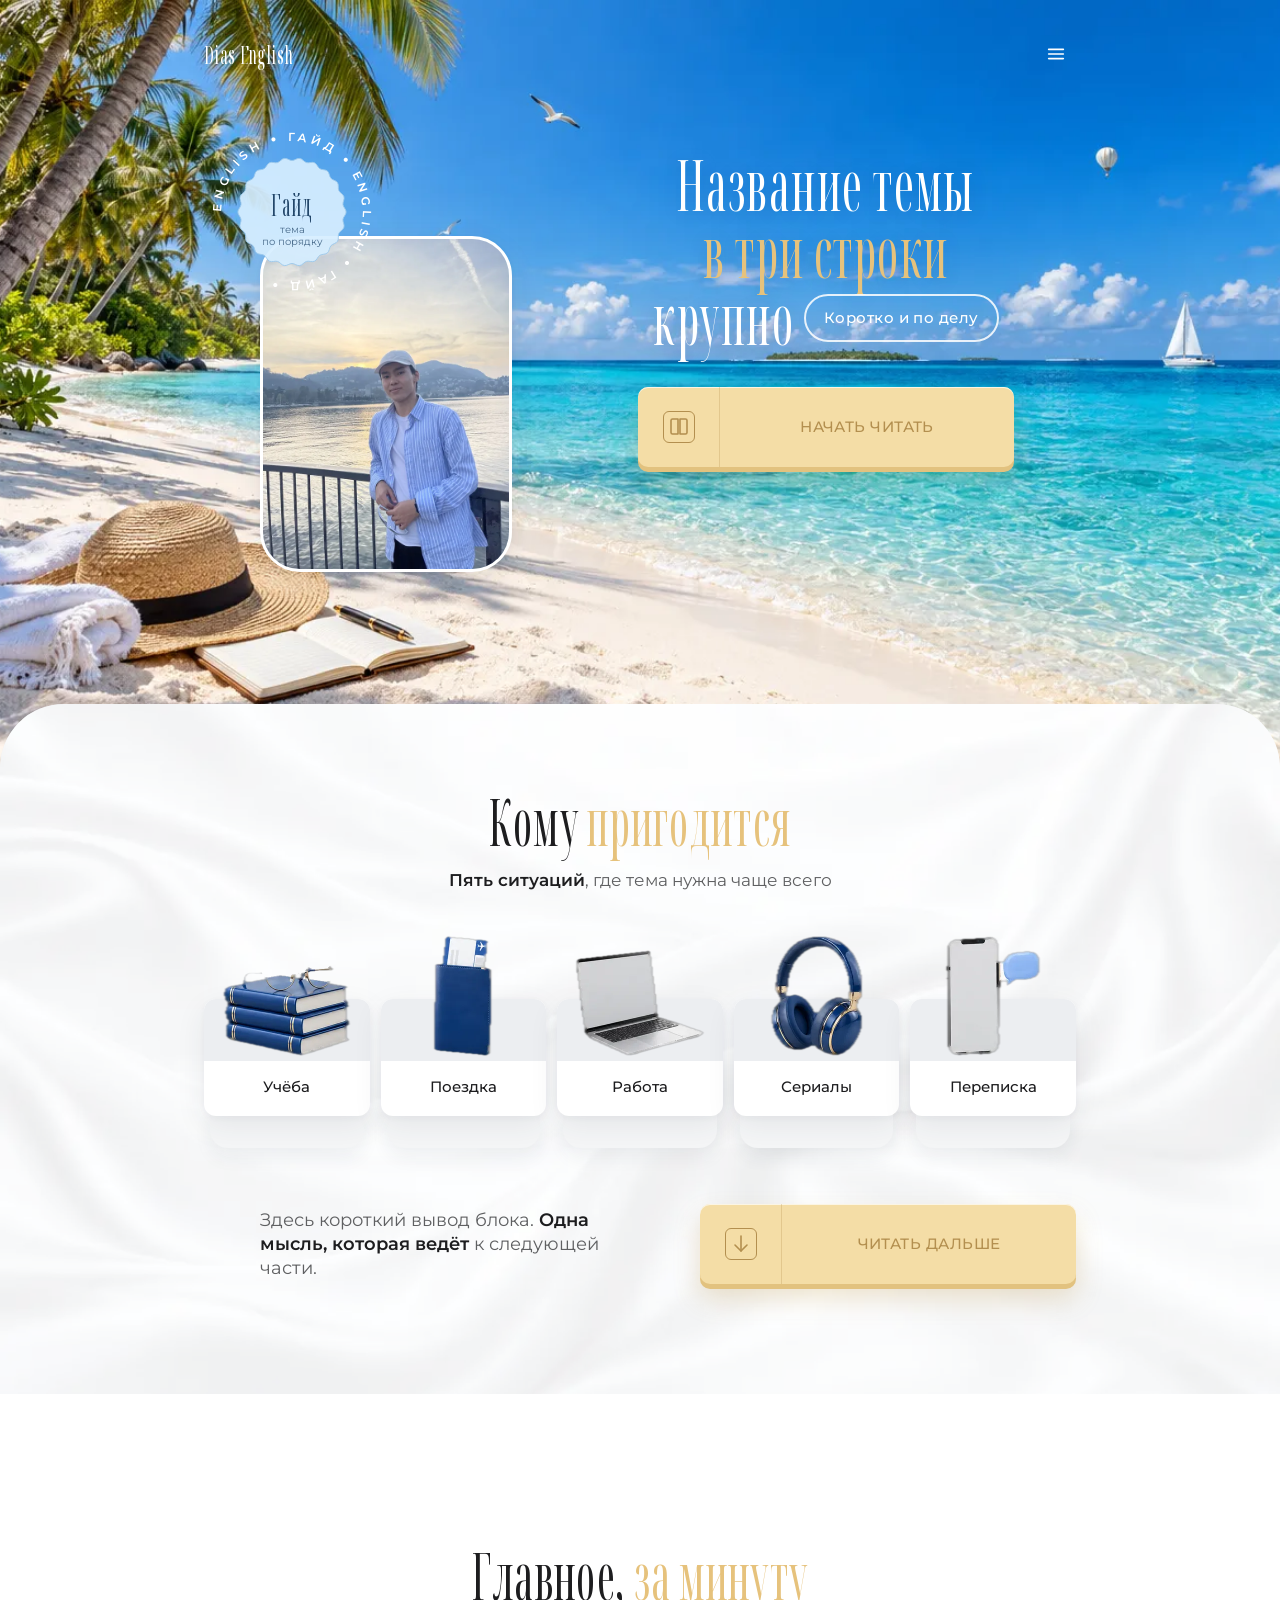
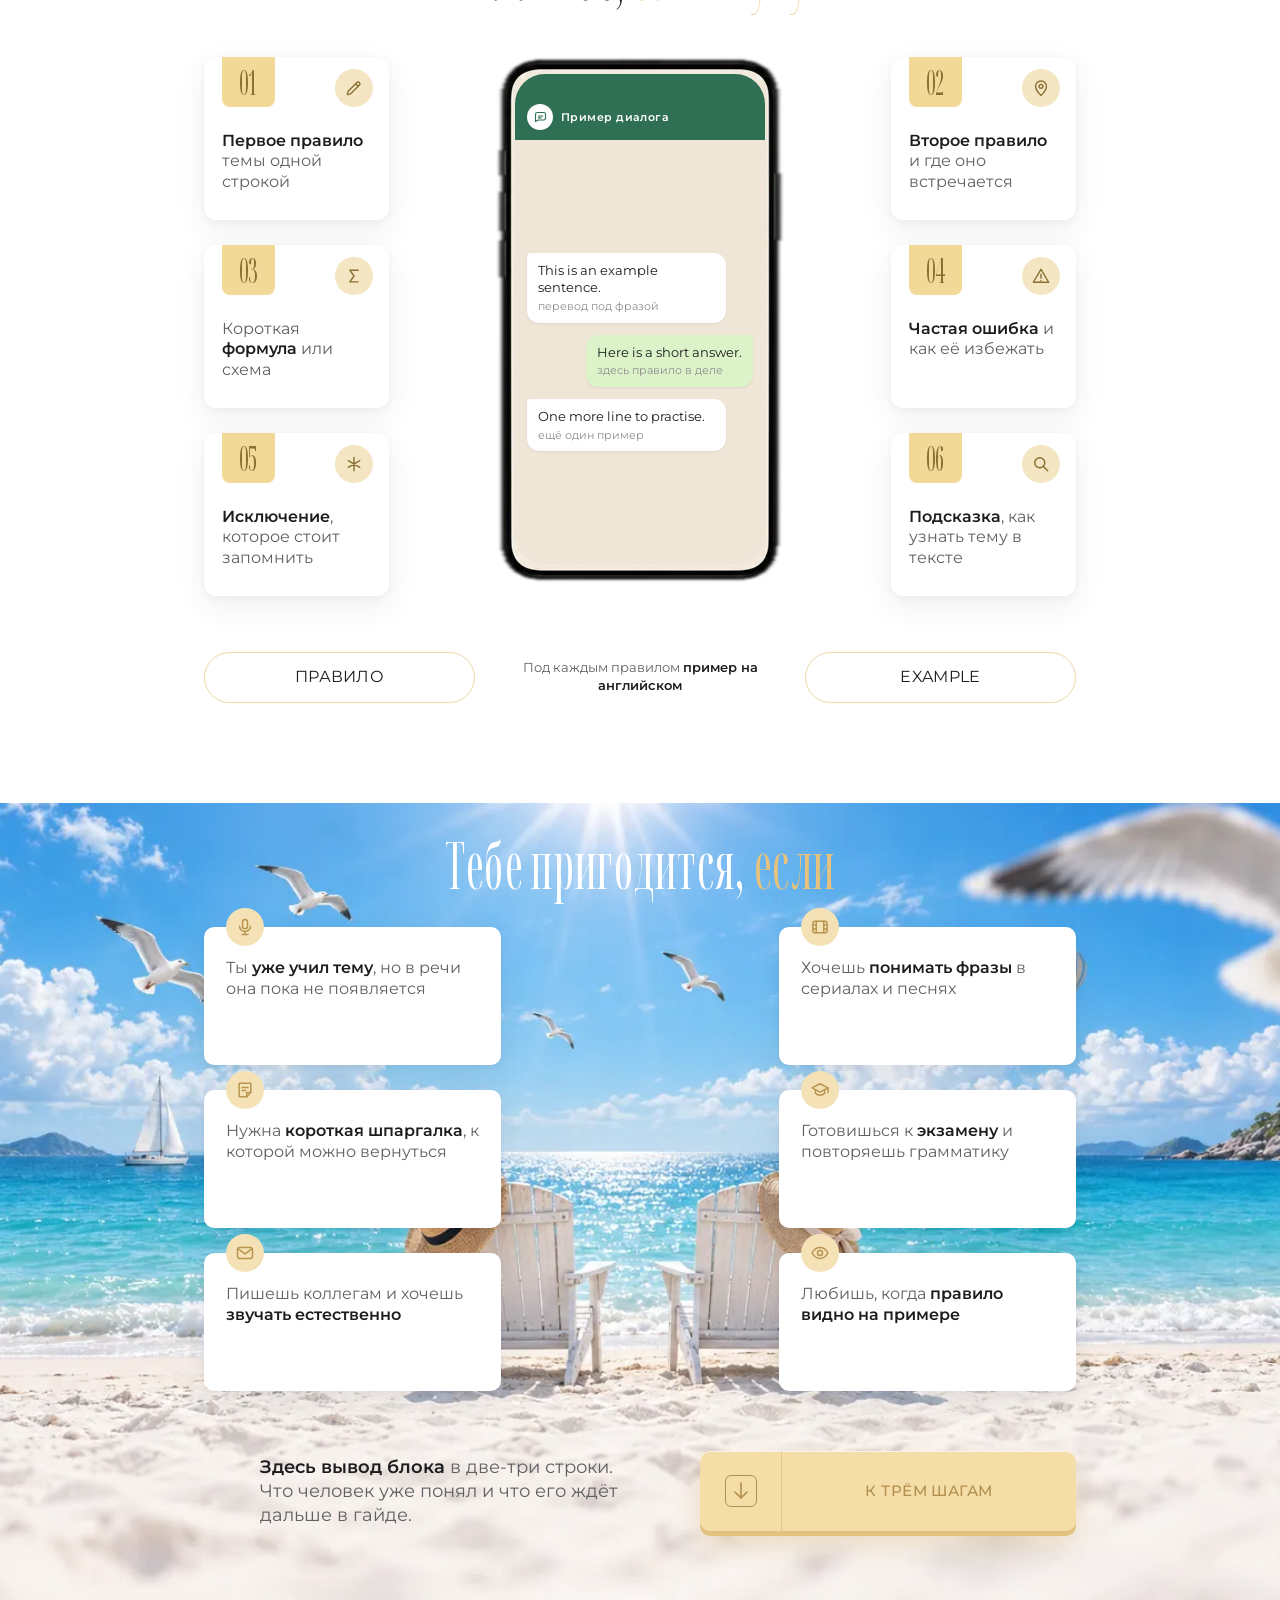
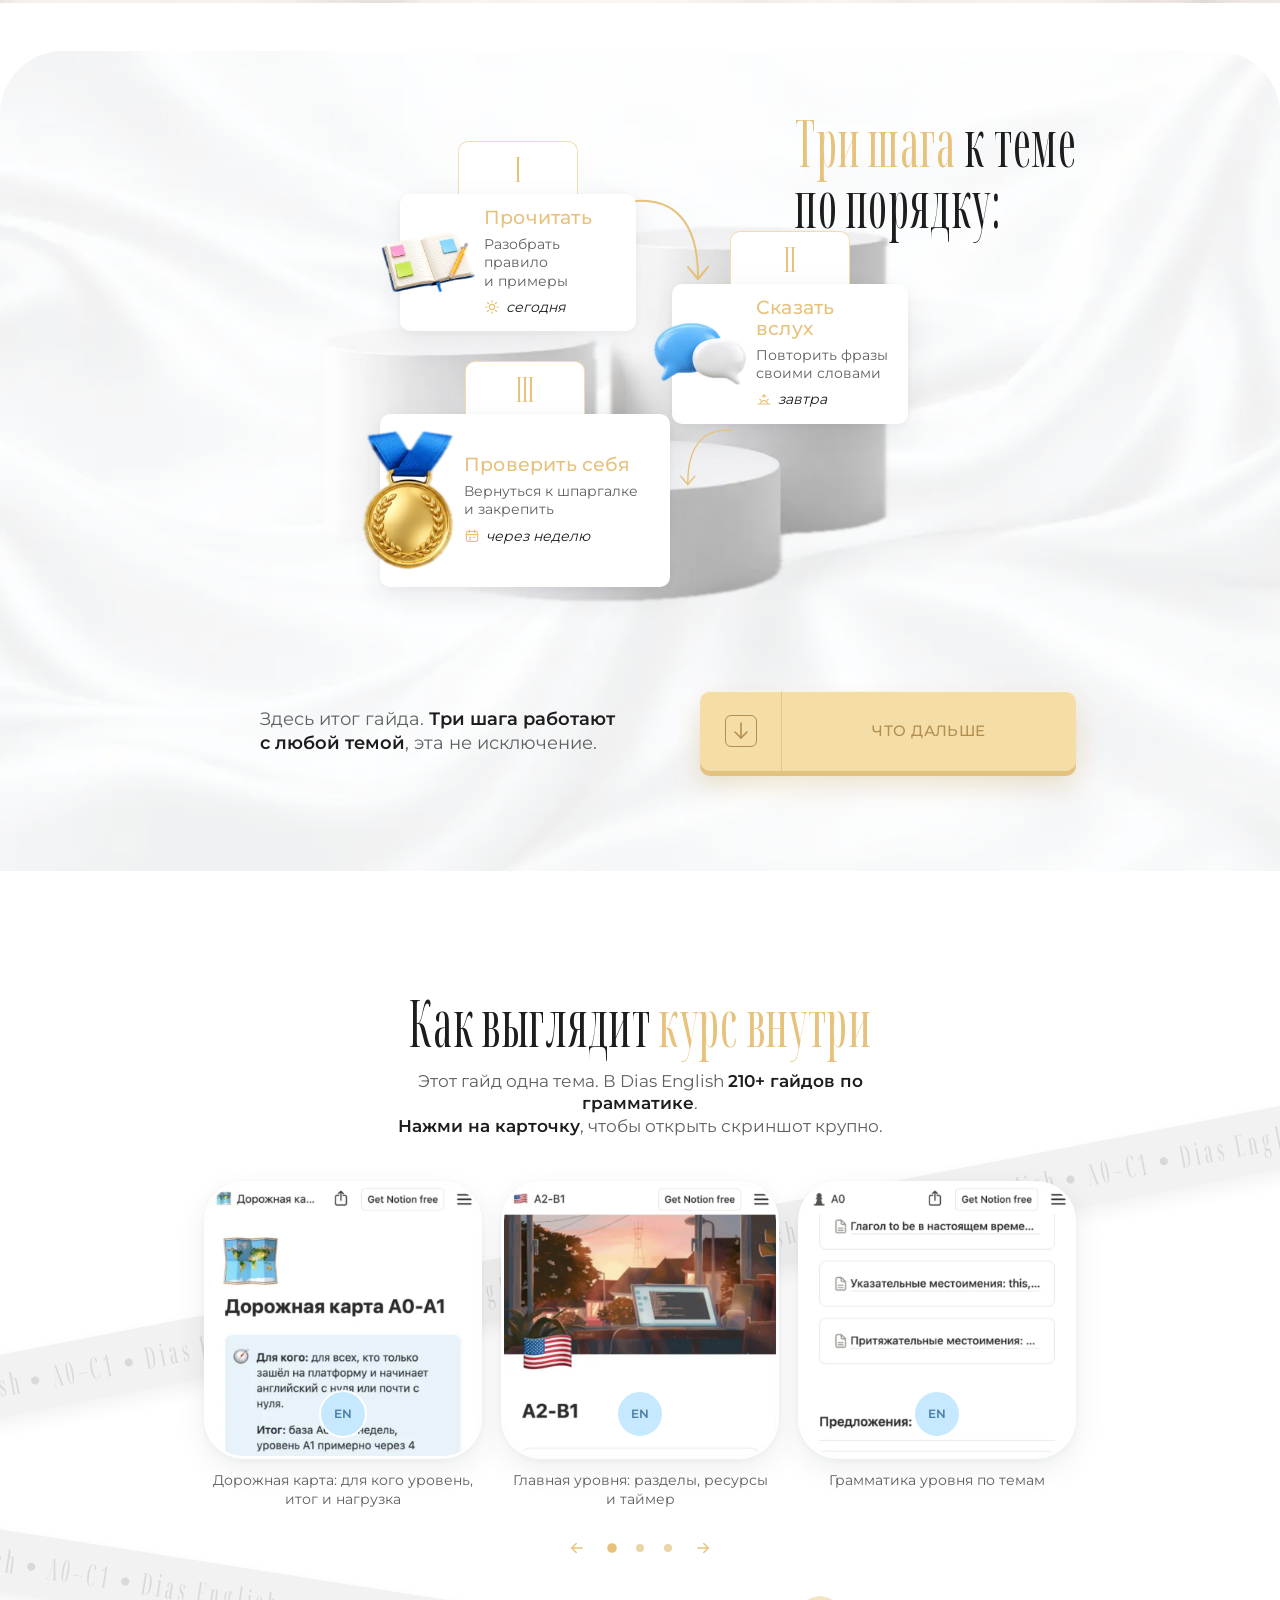
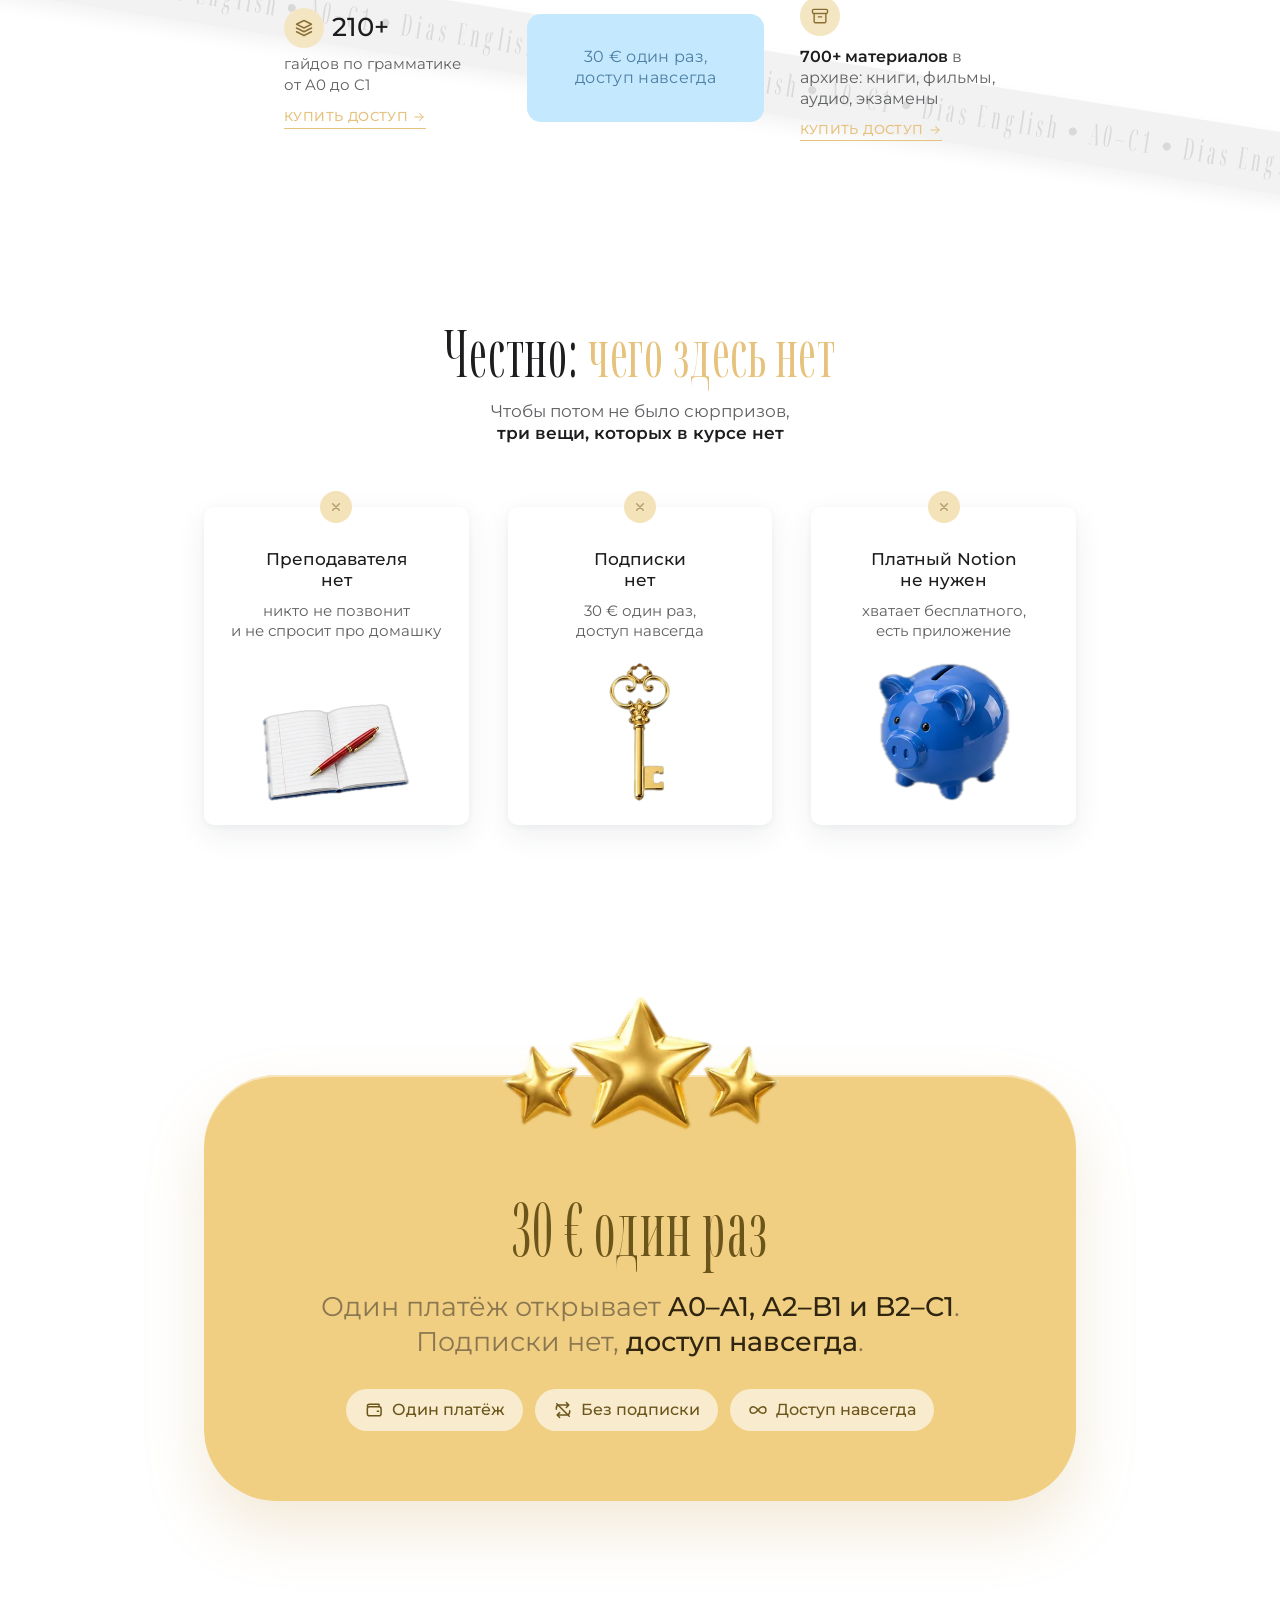
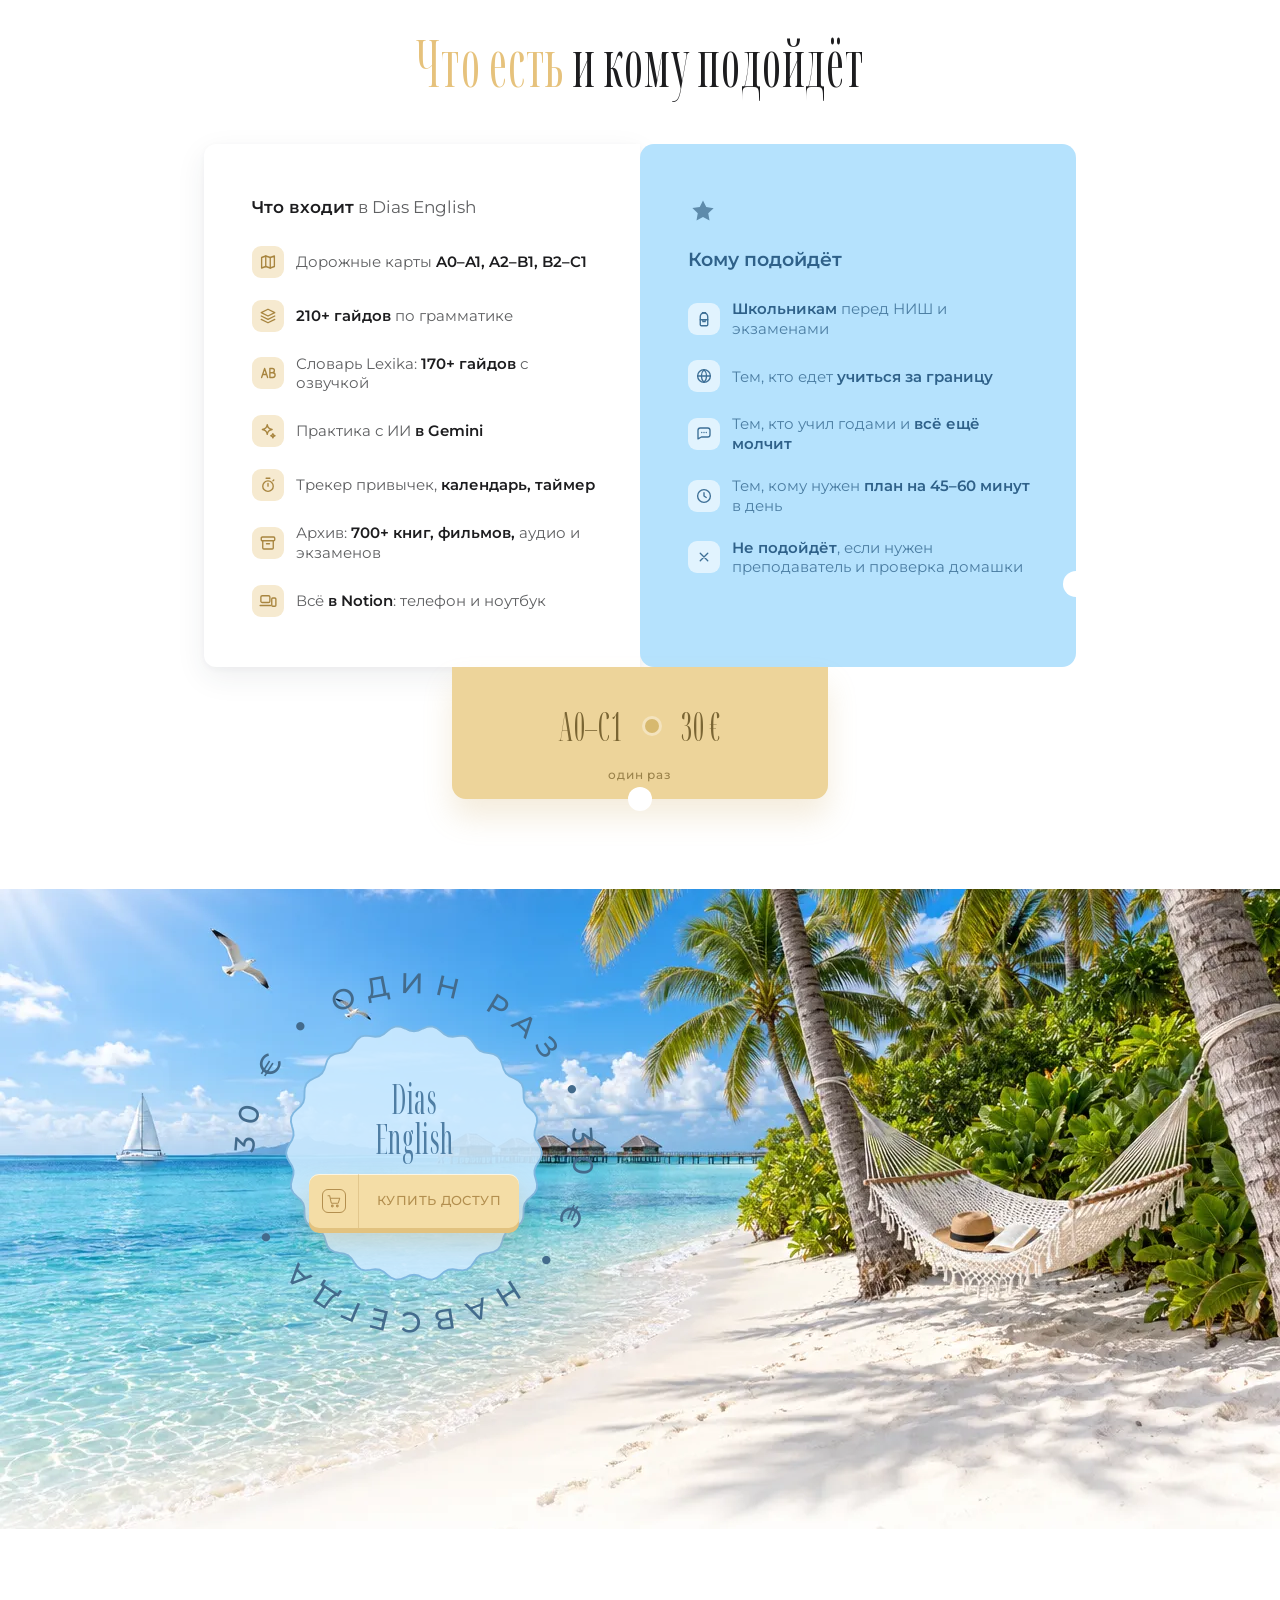
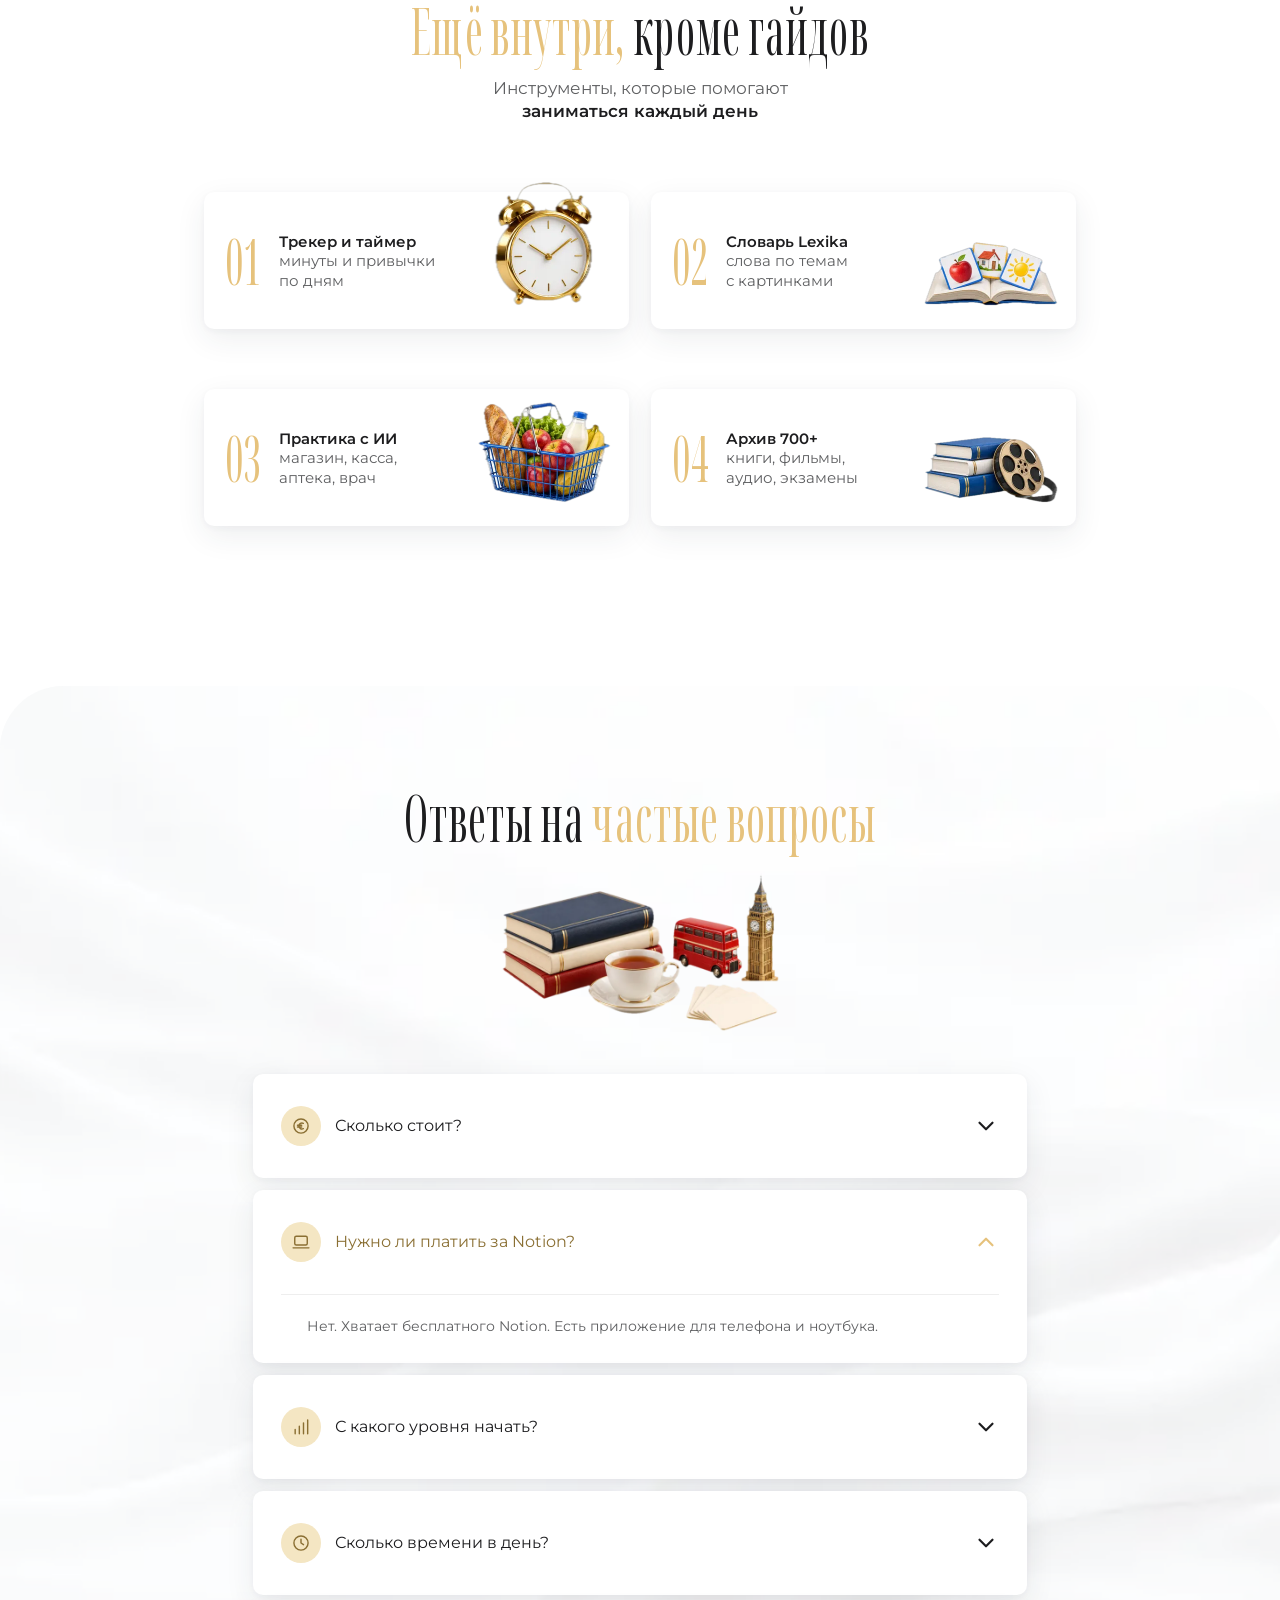
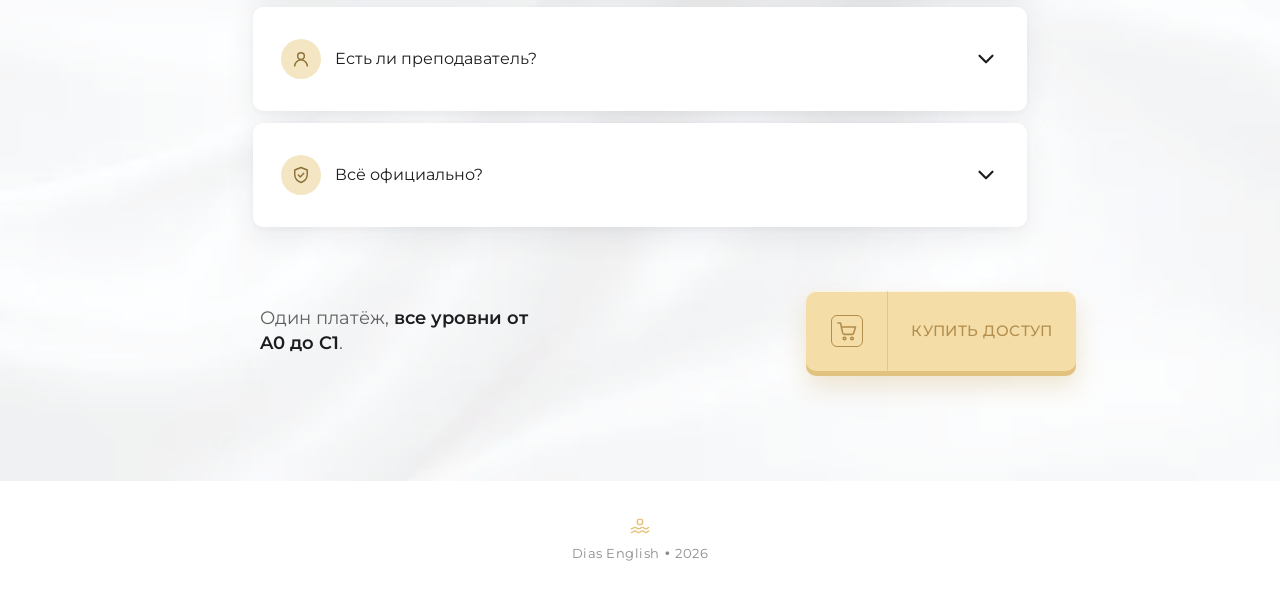
<file: index.html>
<!doctype html>
<html lang="ru">
<head>
<meta charset="utf-8">
<meta name="viewport" content="width=device-width, initial-scale=1">
<title>Гайд: английский и турецкий</title>
<meta http-equiv="refresh" content="0; url=en/">
<link rel="canonical" href="en/">
<script>location.replace("en/" + location.hash);</script>
</head>
<body style="font-family:system-ui,sans-serif;padding:40px;text-align:center">
<p><a href="en/">Открыть гайд</a></p>
</body>
</html>
</file>
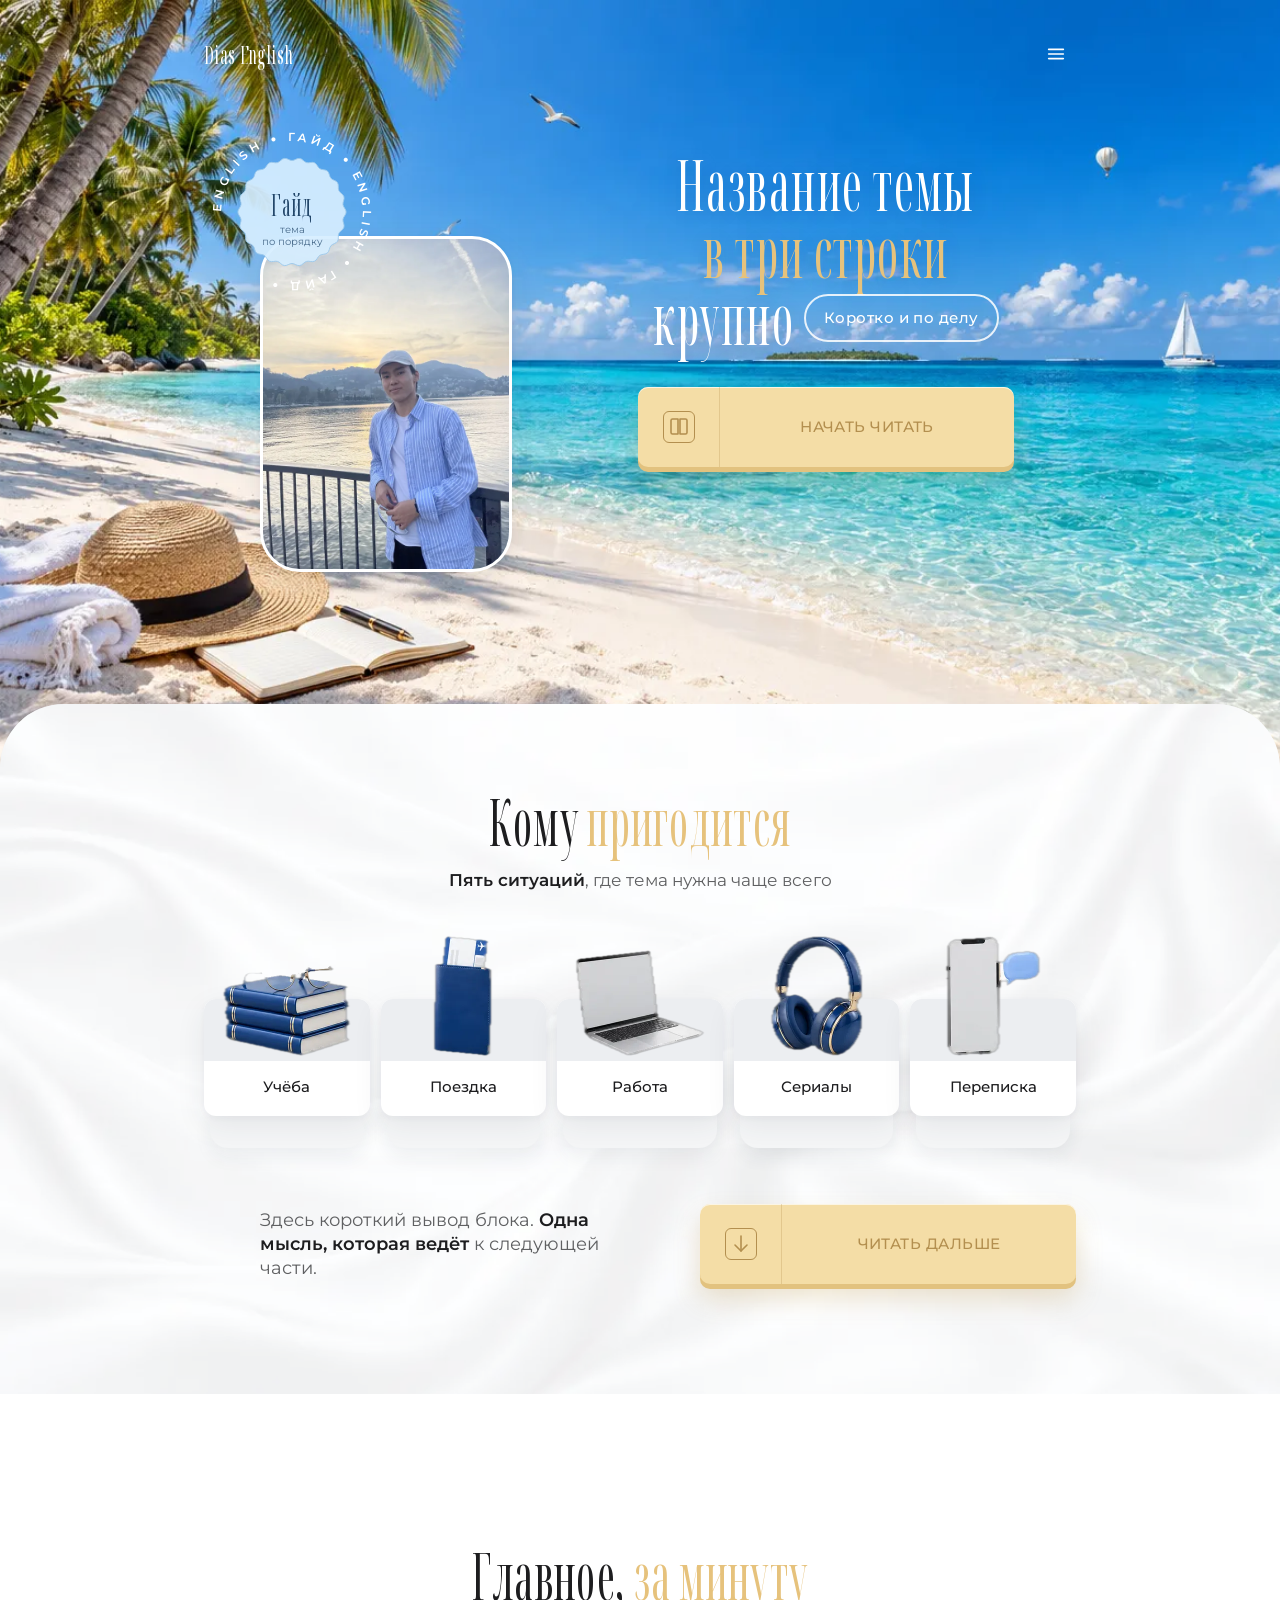
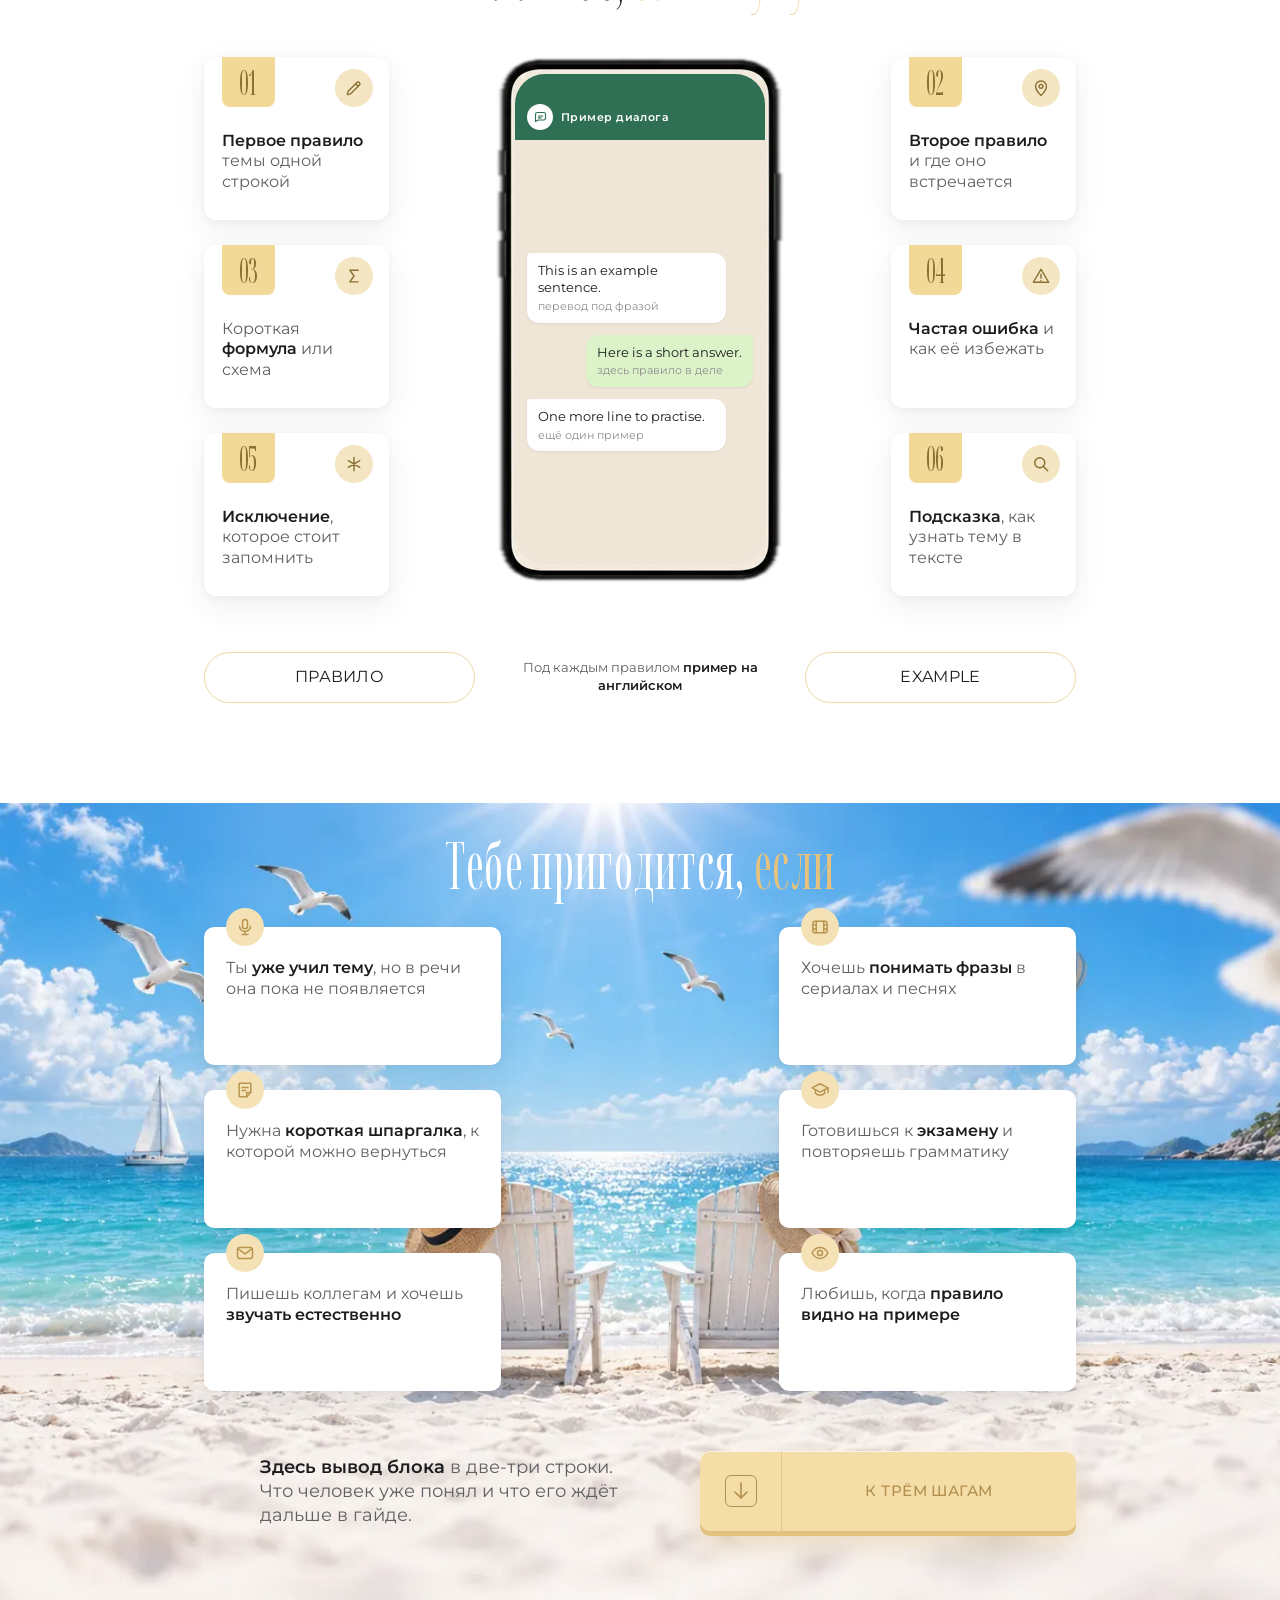
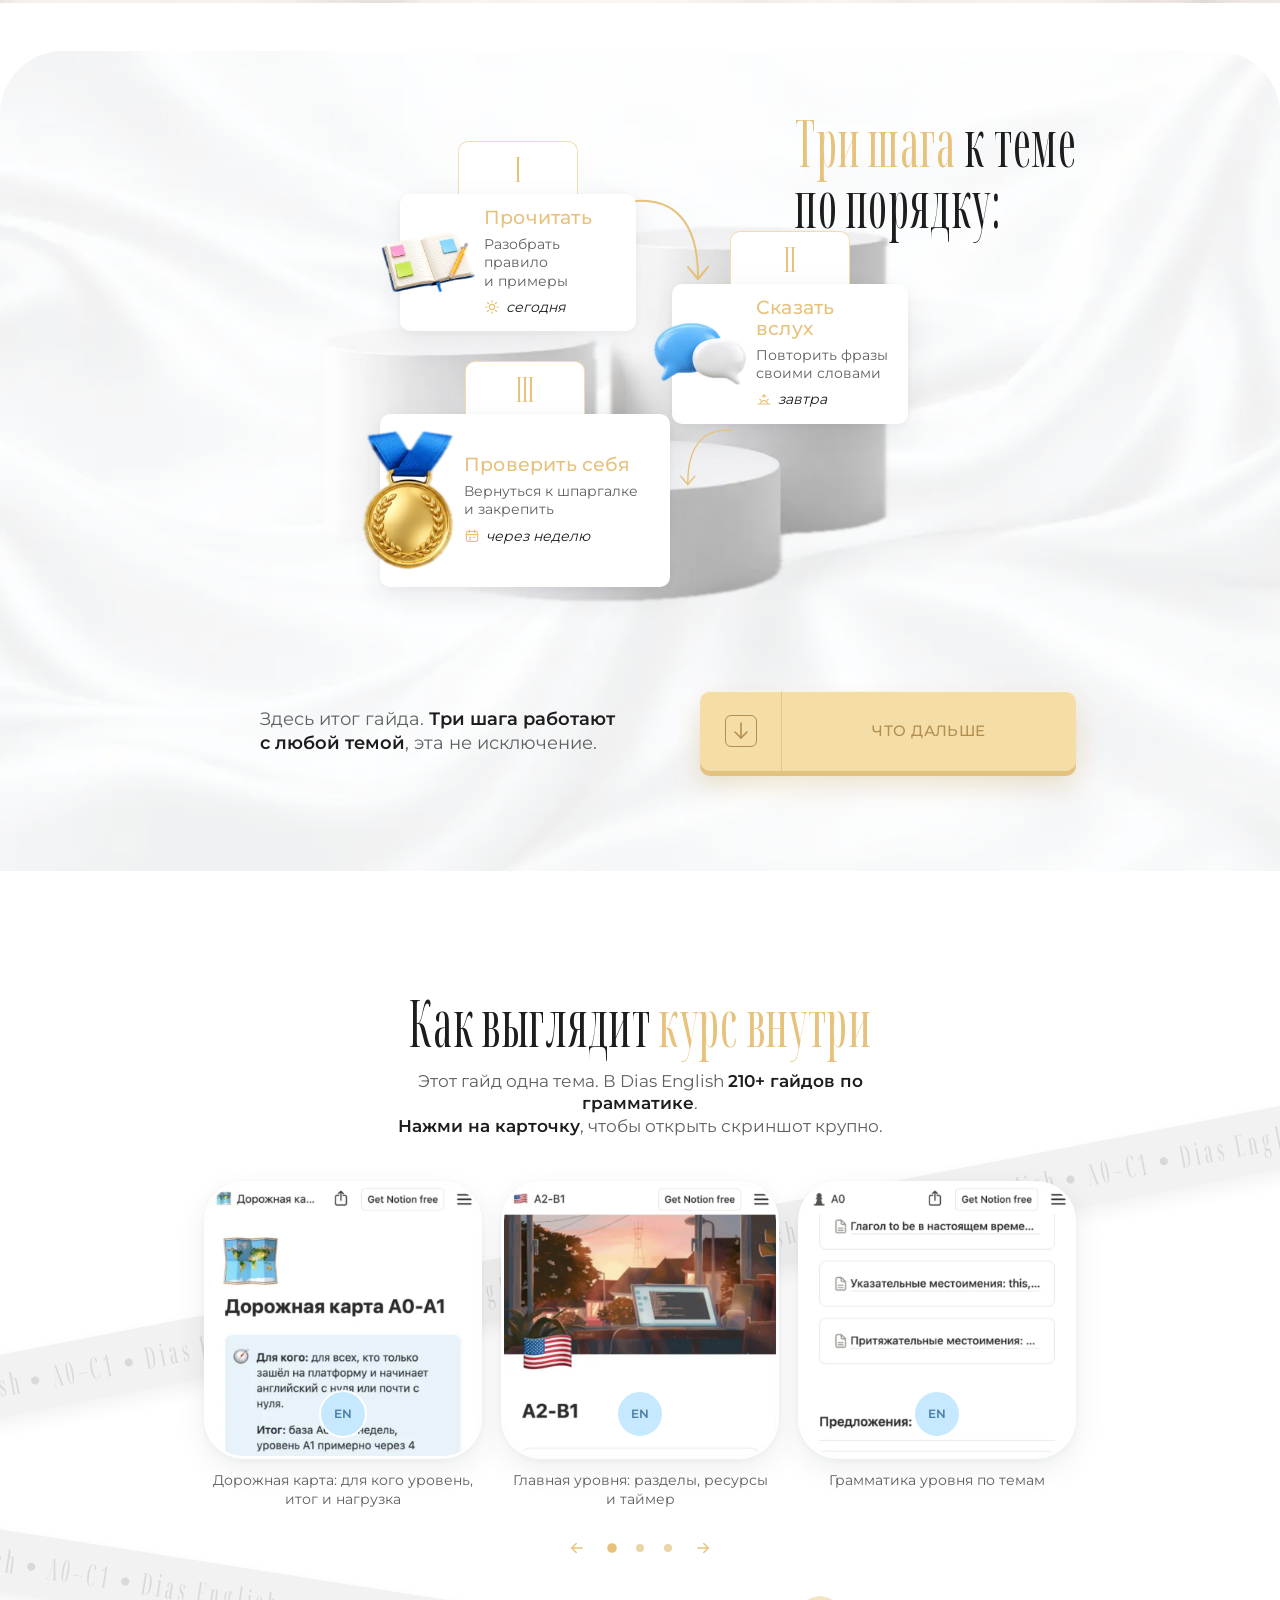
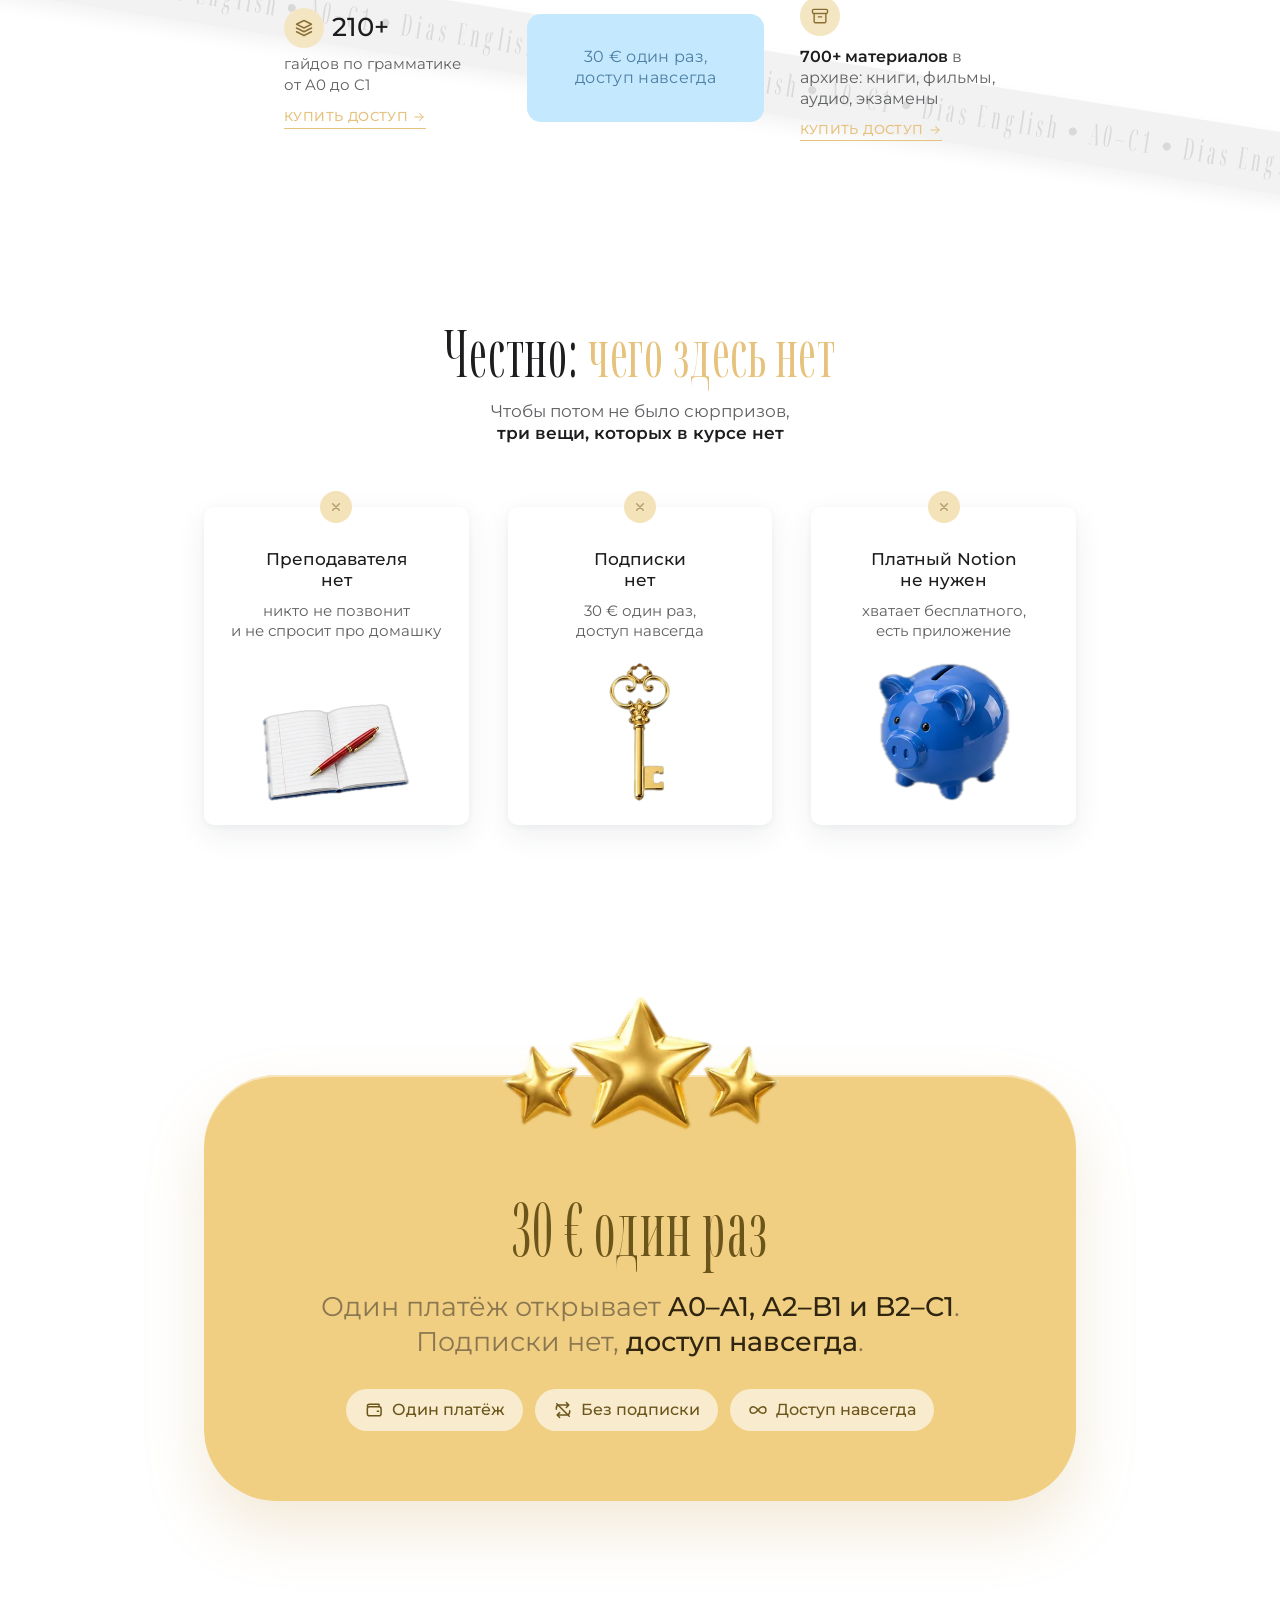
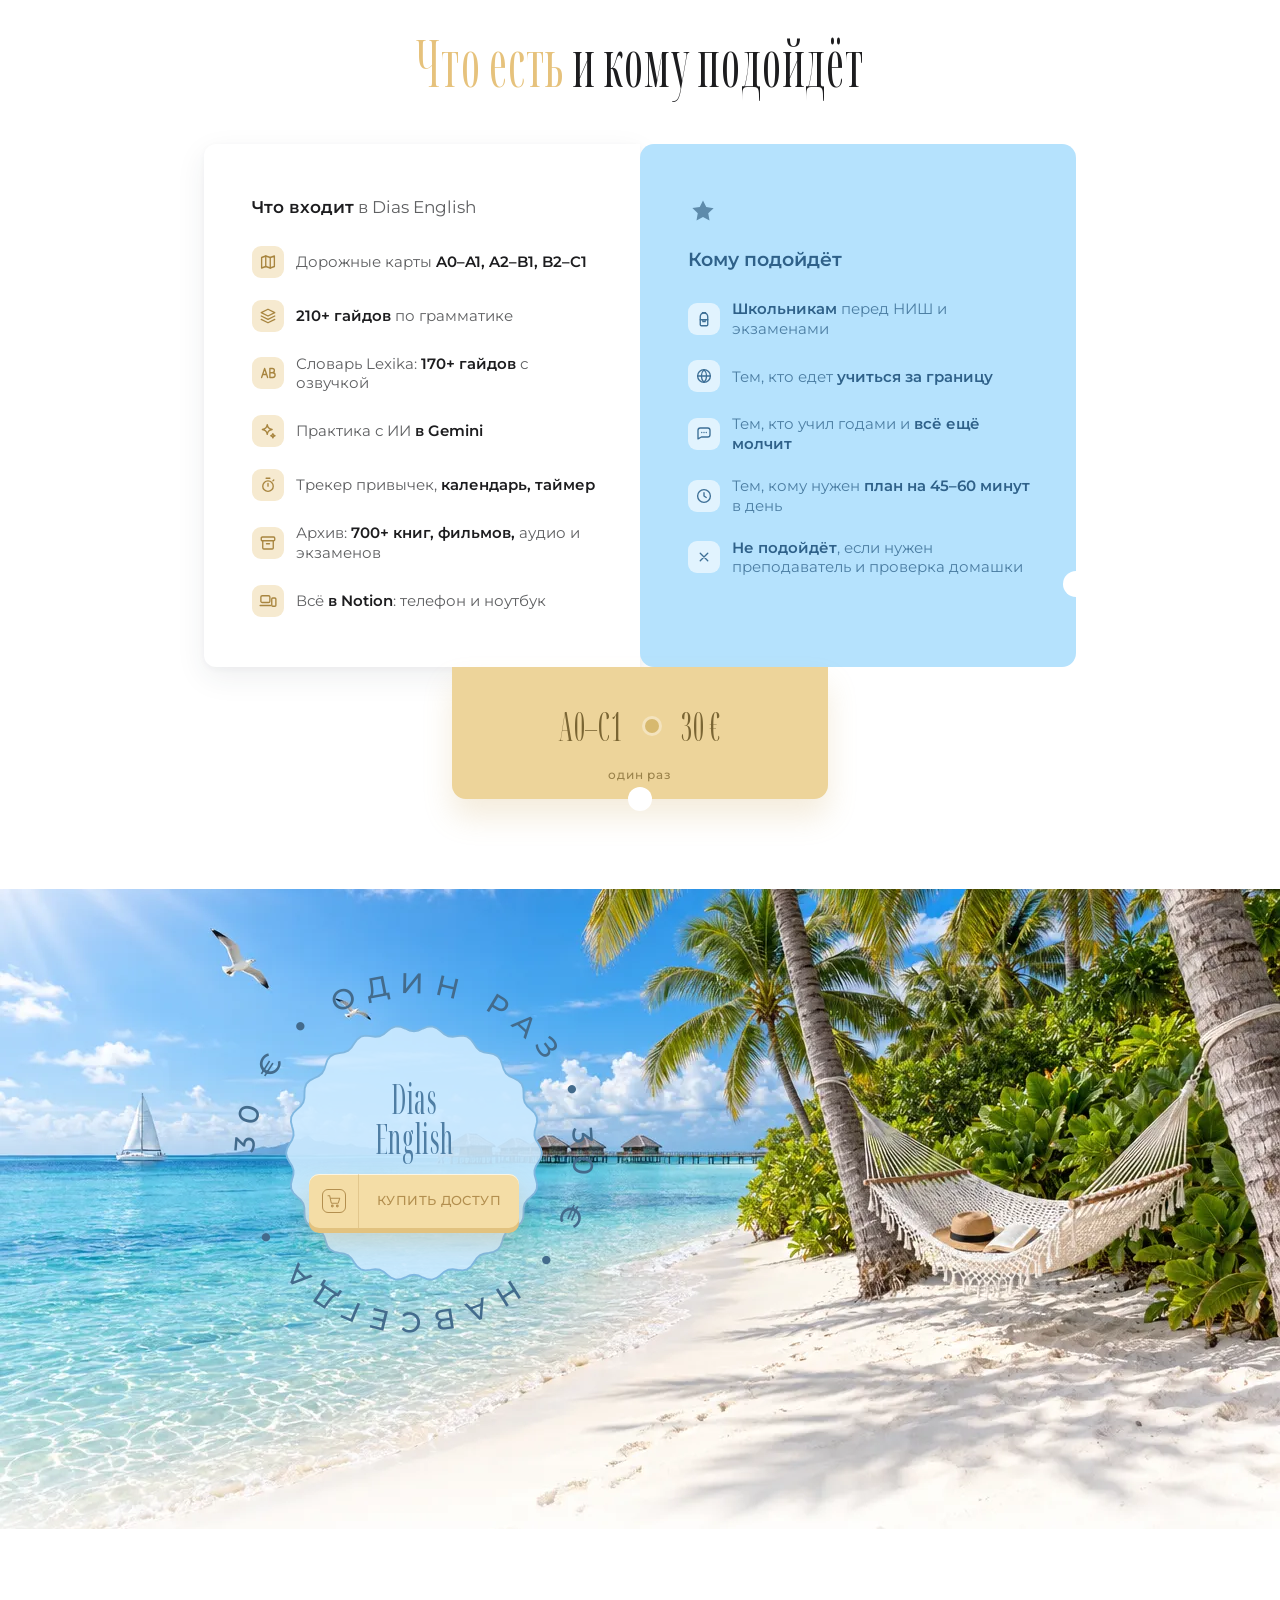
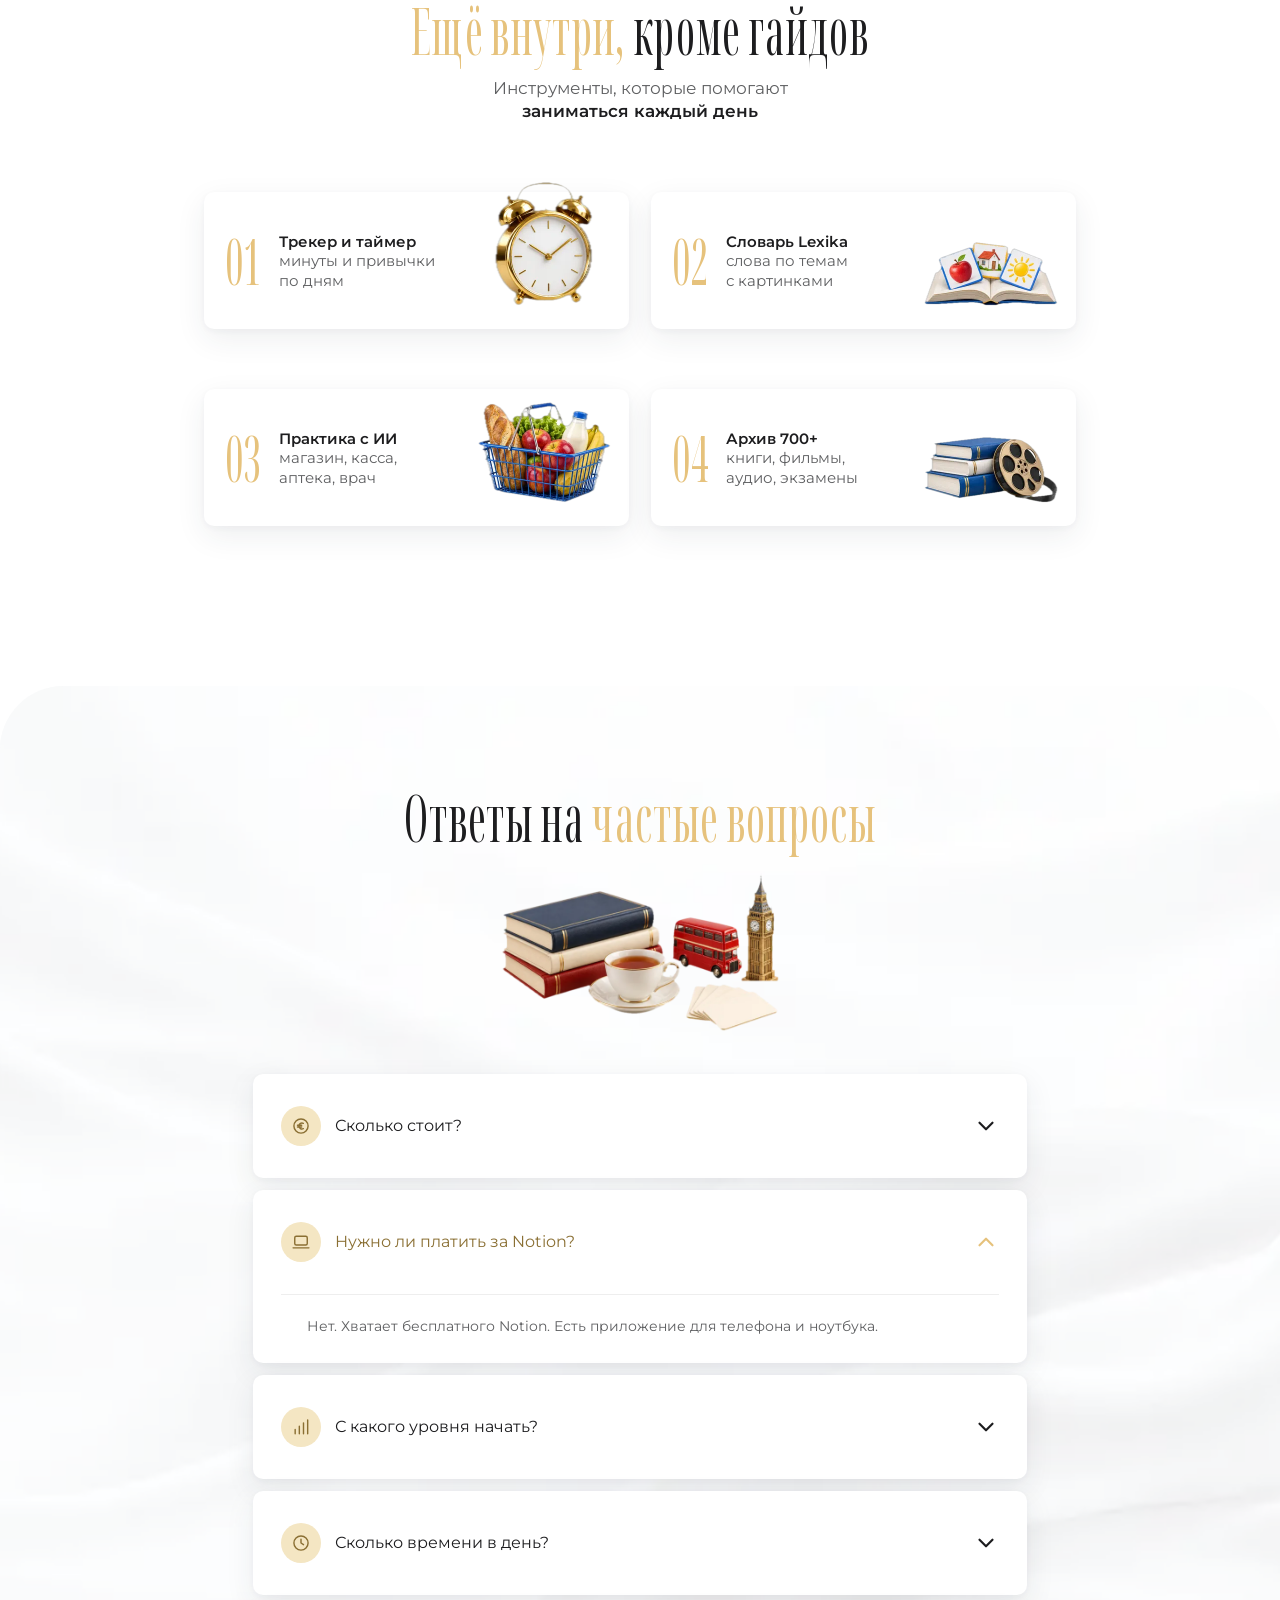
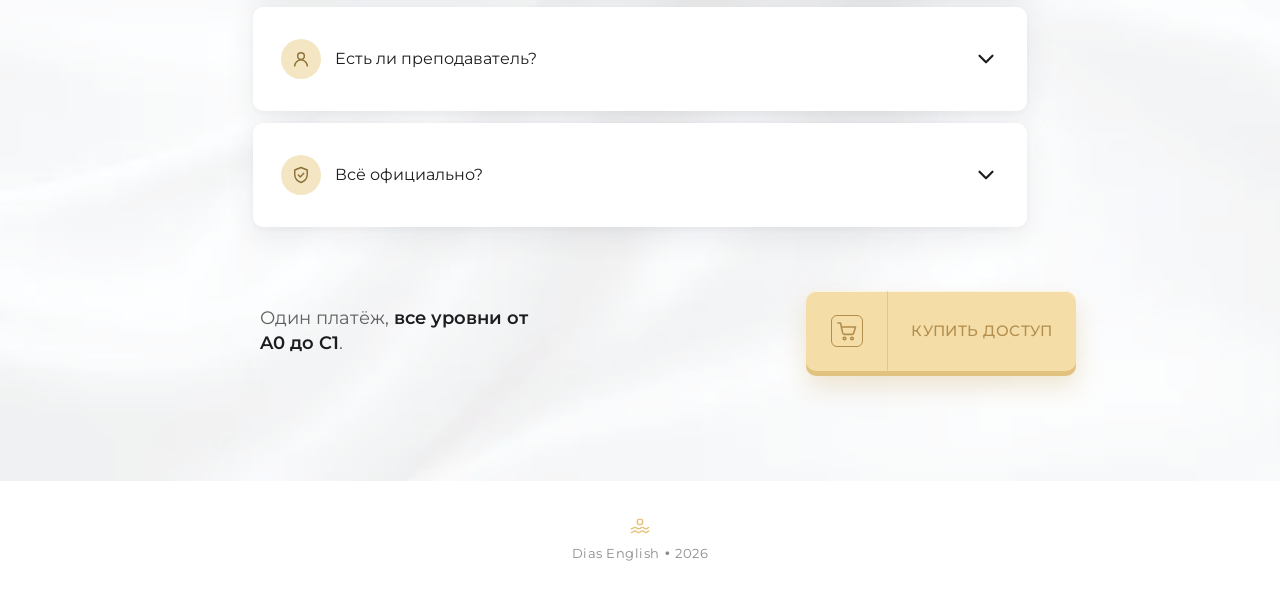
<file: en/index.html>
<!doctype html>
<html lang="ru">
<head>
<meta charset="utf-8">
<meta name="viewport" content="width=device-width, initial-scale=1">
<title>Тема гайда по английскому</title>
<meta name="description" content="Короткий гайд по английскому и курс Dias English в конце.">
<meta property="og:title" content="Тема гайда по английскому">
<meta property="og:image" content="../assets/img/bg-hero.webp">
<link rel="preload" href="../assets/fonts/stellas-tall.woff" as="font" type="font/woff" crossorigin>
<link rel="preload" href="../assets/img/bg-hero.webp" as="image">
<link rel="icon" href="../assets/favicon.svg" type="image/svg+xml">
<link rel="stylesheet" href="../assets/style.css">
<script>window.PAGE = "main"; window.BASE = "../"; window.CONTENT = {"meta":{"lang":"ru","exampleLang":"en","title":"Тема гайда по английскому","description":"Короткий гайд по английскому и курс Dias English в конце."},"links":{"buy":"https://app.lava.top/products/2c950aa0-d8be-4317-8f39-0f9b4016f5da"},"header":{"logo":"Dias English","menu":[{"text":"Кому пригодится","href":"#who"},{"text":"Главное за минуту","href":"#main"},{"text":"Три шага","href":"#steps"},{"text":"Курс внутри","href":"#inside","ad":true},{"text":"Чего здесь нет","href":"#honest","ad":true},{"text":"Вопросы","href":"#faq","ad":true}]},"blocks":[{"type":"hero","id":"top","image":"assets/img/bg-hero.webp","imageAlt":"Тропический пляж с пальмами, на песке шляпа и открытый блокнот","badge":{"ring":"English • Гайд • English • Гайд • ","big":"Гайд","small":"тема|по порядку"},"title":["Название темы","[[в три строки]]","крупно"],"pill":"Коротко и по делу","button":{"text":"Начать читать","href":"#who","icon":"book"},"author":{"img":"assets/img/author-dias.webp","alt":"Диас у озера: белая кепка, рубашка в полоску"}},{"type":"audience","id":"who","title":"Кому [[пригодится]]","subtitle":"**Пять ситуаций**, где тема нужна чаще всего","cards":[{"img":"assets/img/who-books.webp","alt":"Стопка книг и очки","text":"Учёба"},{"img":"assets/img/who-passport.webp","alt":"Паспорт с посадочным талоном","text":"Поездка"},{"img":"assets/img/who-laptop.webp","alt":"Ноутбук","text":"Работа"},{"img":"assets/img/who-headphones.webp","alt":"Наушники","text":"Сериалы"},{"img":"assets/img/who-chat.webp","alt":"Телефон и облачко сообщения","text":"Переписка"}],"row":{"text":"Здесь короткий вывод блока. **Одна мысль, которая ведёт** к следующей части.","button":{"text":"Читать дальше","href":"#main","icon":"arrow"}}},{"type":"points","id":"main","title":"Главное, [[за минуту]]","items":["**Первое правило** темы одной строкой","**Второе правило** и где оно встречается","Короткая **формула** или схема","**Частая ошибка** и как её избежать","**Исключение**, которое стоит запомнить","**Подсказка**, как узнать тему в тексте"],"phone":{"image":"assets/img/phone.webp","alt":"Телефон с перепиской на английском","chatName":"Пример диалога","messages":[{"from":"in","text":"This is an example sentence.","note":"перевод под фразой"},{"from":"out","text":"Here is a short answer.","note":"здесь правило в деле"},{"from":"in","text":"One more line to practise.","note":"ещё один пример"}]},"pills":["Правило","Example"],"pillsNote":"Под каждым правилом **пример на английском**","icons":["pen","pin","formula","warn","asterisk","search"]},{"type":"checks","id":"useful","image":"assets/img/bg-foryou.webp","imageAlt":"Два пустых пляжных кресла со шляпами смотрят на море","title":"Тебе пригодится, [[если]]","cards":["Ты **уже учил тему**, но в речи она пока не появляется","Хочешь **понимать фразы** в сериалах и песнях","Нужна **короткая шпаргалка**, к которой можно вернуться","Готовишься к **экзамену** и повторяешь грамматику","Пишешь коллегам и хочешь **звучать естественно**","Любишь, когда **правило видно на примере**"],"row":{"text":"**Здесь вывод блока** в две-три строки. Что человек уже понял и что его ждёт дальше в гайде.","button":{"text":"К трём шагам","href":"#steps","icon":"arrow"}},"icons":["mic","film","note","cap","mail","eye"]},{"type":"steps","id":"steps","podium":"assets/img/podium.webp","title":"[[Три шага]] к теме|по порядку:","steps":[{"num":"I","img":"assets/img/obj-notebook.webp","alt":"Открытый блокнот с карандашом","title":"Прочитать","text":"Разобрать правило|и примеры","time":"сегодня","icon":"sun"},{"num":"II","img":"assets/img/obj-bubbles.webp","alt":"Два облачка диалога","title":"Сказать вслух","text":"Повторить фразы|своими словами","time":"завтра","icon":"sunrise"},{"num":"III","img":"assets/img/obj-medal.webp","alt":"Золотая медаль","title":"Проверить себя","text":"Вернуться к шпаргалке|и закрепить","time":"через неделю","icon":"calendar"}],"row":{"text":"Здесь итог гайда. **Три шага работают с любой темой**, эта не исключение.","button":{"text":"Что дальше","href":"#inside","icon":"arrow"}}},{"type":"gallery","id":"inside","ad":true,"title":"Как выглядит [[курс внутри]]","subtitle":"Этот гайд одна тема. В Dias English **210+ гайдов по грамматике**.|**Нажми на карточку**, чтобы открыть скриншот крупно.","ribbon":"Dias English • A0–C1 • ","pages":[[{"img":"assets/img/shot_dias-roadmap.webp","tag":"EN","caption":"Дорожная карта: для кого уровень, итог и нагрузка"},{"img":"assets/img/shot_dias-home.webp","tag":"EN","caption":"Главная уровня: разделы, ресурсы и таймер"},{"img":"assets/img/shot_dias-grammar.webp","tag":"EN","caption":"Грамматика уровня по темам"}],[{"img":"assets/img/shot_dias-topic.webp","tag":"EN","caption":"Гайд по теме с объяснением на русском"},{"img":"assets/img/shot_dias-habits.webp","tag":"EN","caption":"Привычки: Speaking, Writing и слова по дням"},{"img":"assets/img/shot_dias-writing.webp","tag":"EN","caption":"Writing: пишешь каждый день, по шагам"}],[{"img":"assets/img/shot_dias-wheel.webp","tag":"EN","caption":"The Wheel: минуты по каждому навыку"},{"img":"assets/img/shot_dias-res.webp","tag":"EN","caption":"Материалы: мультфильмы, YouTube, приложения"},{"img":"assets/img/shot_dias-tracker.webp","tag":"EN","caption":"Трекер: прогресс за день, неделю и месяц"}]],"left":{"big":"210+","sub":"гайдов по грамматике|от A0 до C1","link":{"text":"Купить доступ","href":"buy"},"icon":"stack"},"box":"30 € один раз,|доступ навсегда","right":{"text":"**700+ материалов** в архиве: книги, фильмы, аудио, экзамены","link":{"text":"Купить доступ","href":"buy"},"icon":"archive"}},{"type":"pains","id":"honest","ad":true,"title":"Честно: [[чего здесь нет]]","subtitle":"Чтобы потом не было сюрпризов,|**три вещи, которых в курсе нет**","cards":[{"img":"assets/img/pain-notebook.webp","alt":"Тетрадь и красная ручка","title":"Преподавателя|нет","text":"никто не позвонит|и не спросит про домашку"},{"img":"assets/img/pain-key.webp","alt":"Золотой ключ","title":"Подписки|нет","text":"30 € один раз,|доступ навсегда"},{"img":"assets/img/pain-piggy.webp","alt":"Синяя копилка","title":"Платный Notion|не нужен","text":"хватает бесплатного,|есть приложение"}]},{"type":"promise","id":"price","ad":true,"stars":"assets/img/obj-stars.webp","title":"30 € один раз","text":"Один платёж открывает **A0–A1, A2–B1 и B2–C1**.|Подписки нет, **доступ навсегда**.","chips":[{"icon":"wallet","text":"Один платёж"},{"icon":"norepeat","text":"Без подписки"},{"icon":"infinity","text":"Доступ навсегда"}]},{"type":"includes","id":"includes","ad":true,"title":"[[Что есть]] и кому подойдёт","left":{"name":"**Что входит** в Dias English","items":["Дорожные карты **A0–A1, A2–B1, B2–C1**","**210+ гайдов** по грамматике","Словарь Lexika: **170+ гайдов** с озвучкой","Практика с ИИ **в Gemini**","Трекер привычек, **календарь, таймер**","Архив: **700+ книг, фильмов,** аудио и экзаменов","Всё **в Notion**: телефон и ноутбук"],"icons":["map","stack","abc","spark","timer","archive","devices"]},"right":{"intro":"**Кому подойдёт**","items":["**Школьникам** перед НИШ и экзаменами","Тем, кто едет **учиться за границу**","Тем, кто учил годами и **всё ещё молчит**","Тем, кому нужен **план на 45–60 минут** в день","**Не подойдёт**, если нужен преподаватель и проверка домашки"],"icons":["backpack","globe","speak","clock","cross"]},"ticket":{"left":"A0–C1","right":"30 €","note":"один раз"}},{"type":"promo","id":"buy","ad":true,"image":"assets/img/bg-promo.webp","imageAlt":"Пляж с гамаком между пальмами","ring":"30 € • один раз • 30 € • навсегда • ","title":"Dias|English","buttons":[{"text":"Купить доступ","href":"buy"}]},{"type":"bonus","id":"bonus","ad":true,"title":"[[Ещё внутри,]] кроме гайдов","subtitle":"Инструменты, которые помогают|**заниматься каждый день**","cards":[{"num":"01","img":"assets/img/bonus-alarm.webp","alt":"Будильник","text":"**Трекер и таймер**|минуты и привычки|по дням"},{"num":"02","img":"assets/img/bonus-cards.webp","alt":"Книга и карточки с картинками","text":"**Словарь Lexika**|слова по темам|с картинками"},{"num":"03","img":"assets/img/bonus-basket.webp","alt":"Корзина с продуктами","text":"**Практика с ИИ**|магазин, касса,|аптека, врач"},{"num":"04","img":"assets/img/bonus-archive.webp","alt":"Книги и кинопленка","text":"**Архив 700+**|книги, фильмы,|аудио, экзамены"}]},{"type":"faq","id":"faq","ad":true,"title":"Ответы на [[частые вопросы]]","items":[{"q":"Сколько стоит?","a":"30 € один раз. Подписки нет. Доступ навсегда ко всем уровням от A0 до C1.","icon":"coin"},{"q":"Нужно ли платить за Notion?","a":"Нет. Хватает бесплатного Notion. Есть приложение для телефона и ноутбука.","icon":"laptop"},{"q":"С какого уровня начать?","a":"На карте A0–A1 первый шаг это тест на уровень. Если у тебя уверенный Elementary, карта подскажет перейти дальше.","icon":"levels"},{"q":"Сколько времени в день?","a":"Карта рассчитана на 45–60 минут, 5 дней в неделю. Можно и по 30 минут, тогда сроки растянутся.","icon":"clock"},{"q":"Есть ли преподаватель?","a":"Нет. Это самостоятельная платформа. Для разговорной практики карта советует раз в неделю говорить с живым собеседником или с ИИ.","icon":"user"},{"q":"Всё официально?","a":"Да. Оплата по договору оферты. Ссылка на договор есть на главной странице уровня.","icon":"shield"}],"row":{"text":"Один платёж, **все уровни от A0 до C1**.","buttons":[{"text":"Купить доступ","href":"buy"}]},"image":"assets/img/lang-en.webp","imageAlt":"Учебный набор: книги, чашка чая, красный двухэтажный автобус, Биг-Бен и карточки слов","imageSize":[640,368]}],"footer":"Dias English • 2026"};</script>
<script src="../assets/app.js" defer></script>
</head>
<body>
<div id="app"></div>
<noscript><p style="padding:40px;text-align:center">Для этой страницы нужен JavaScript.</p></noscript>
</body>
</html>
</file>
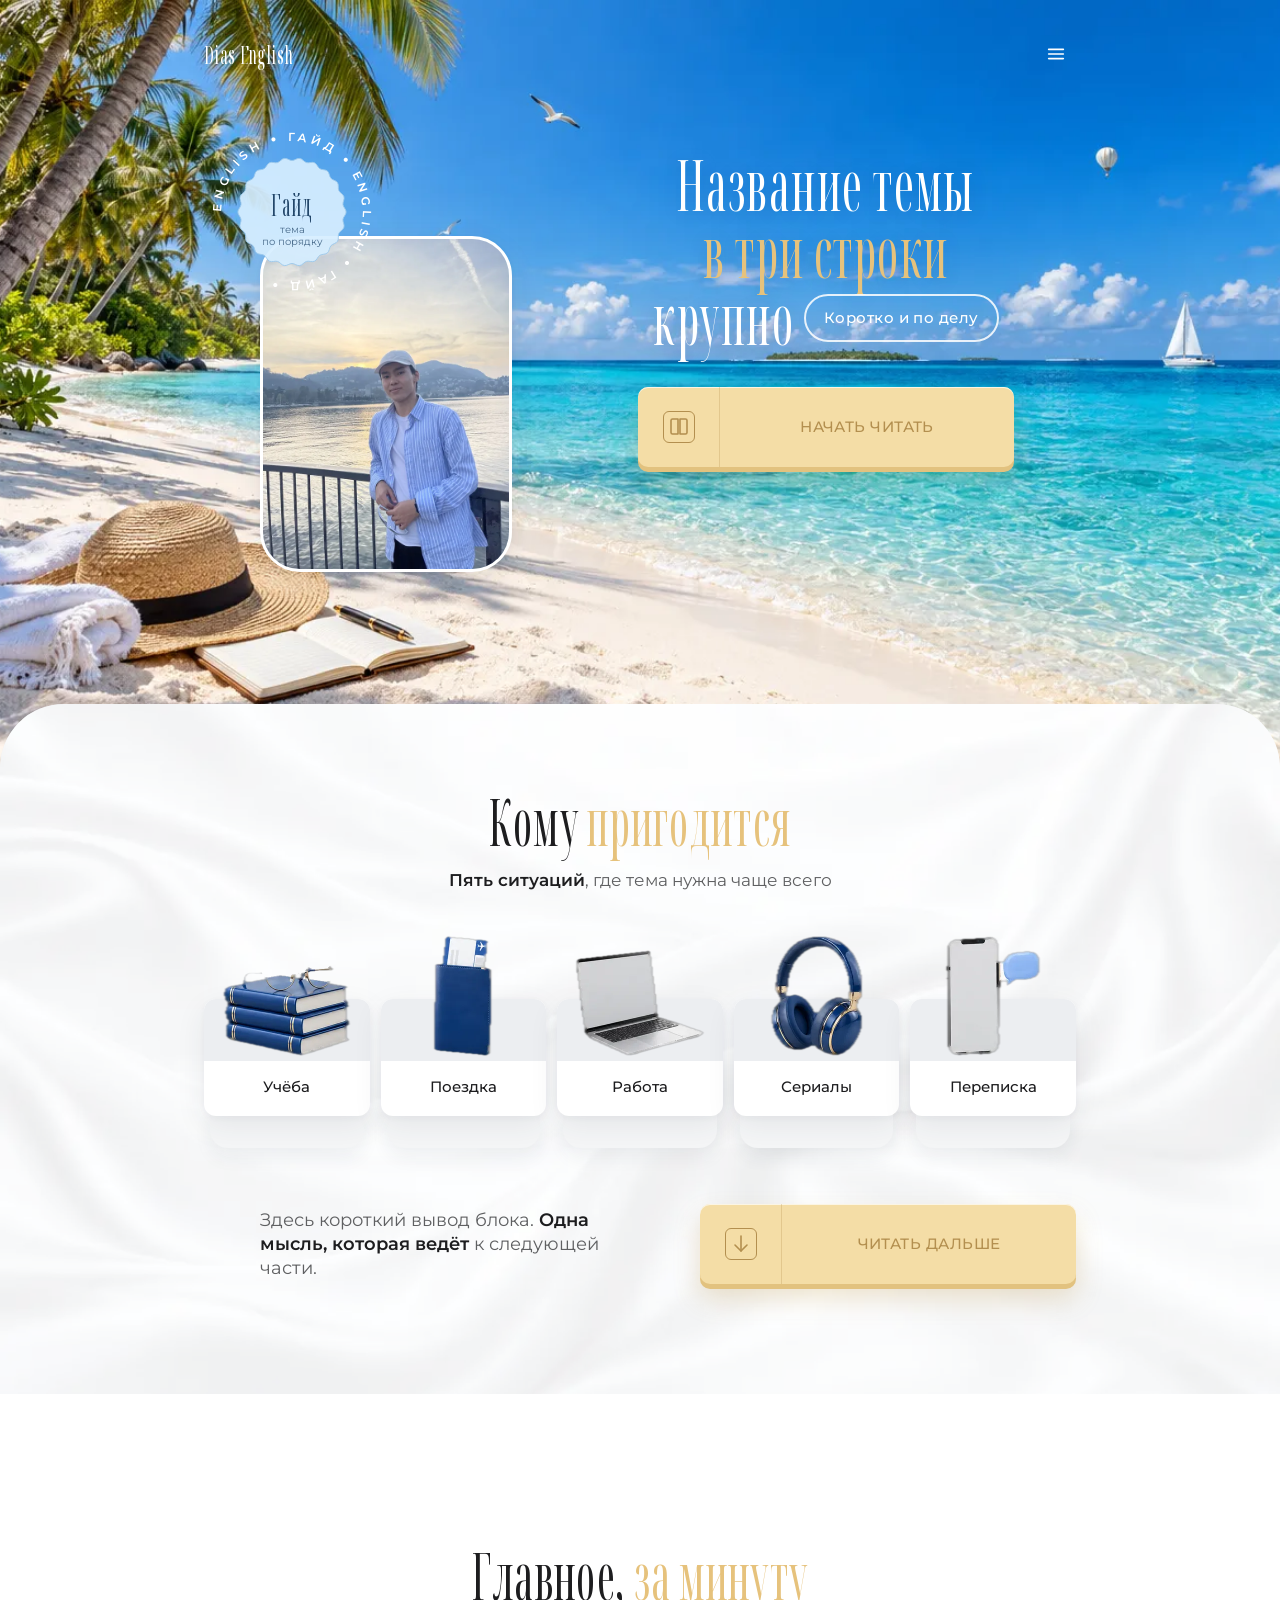
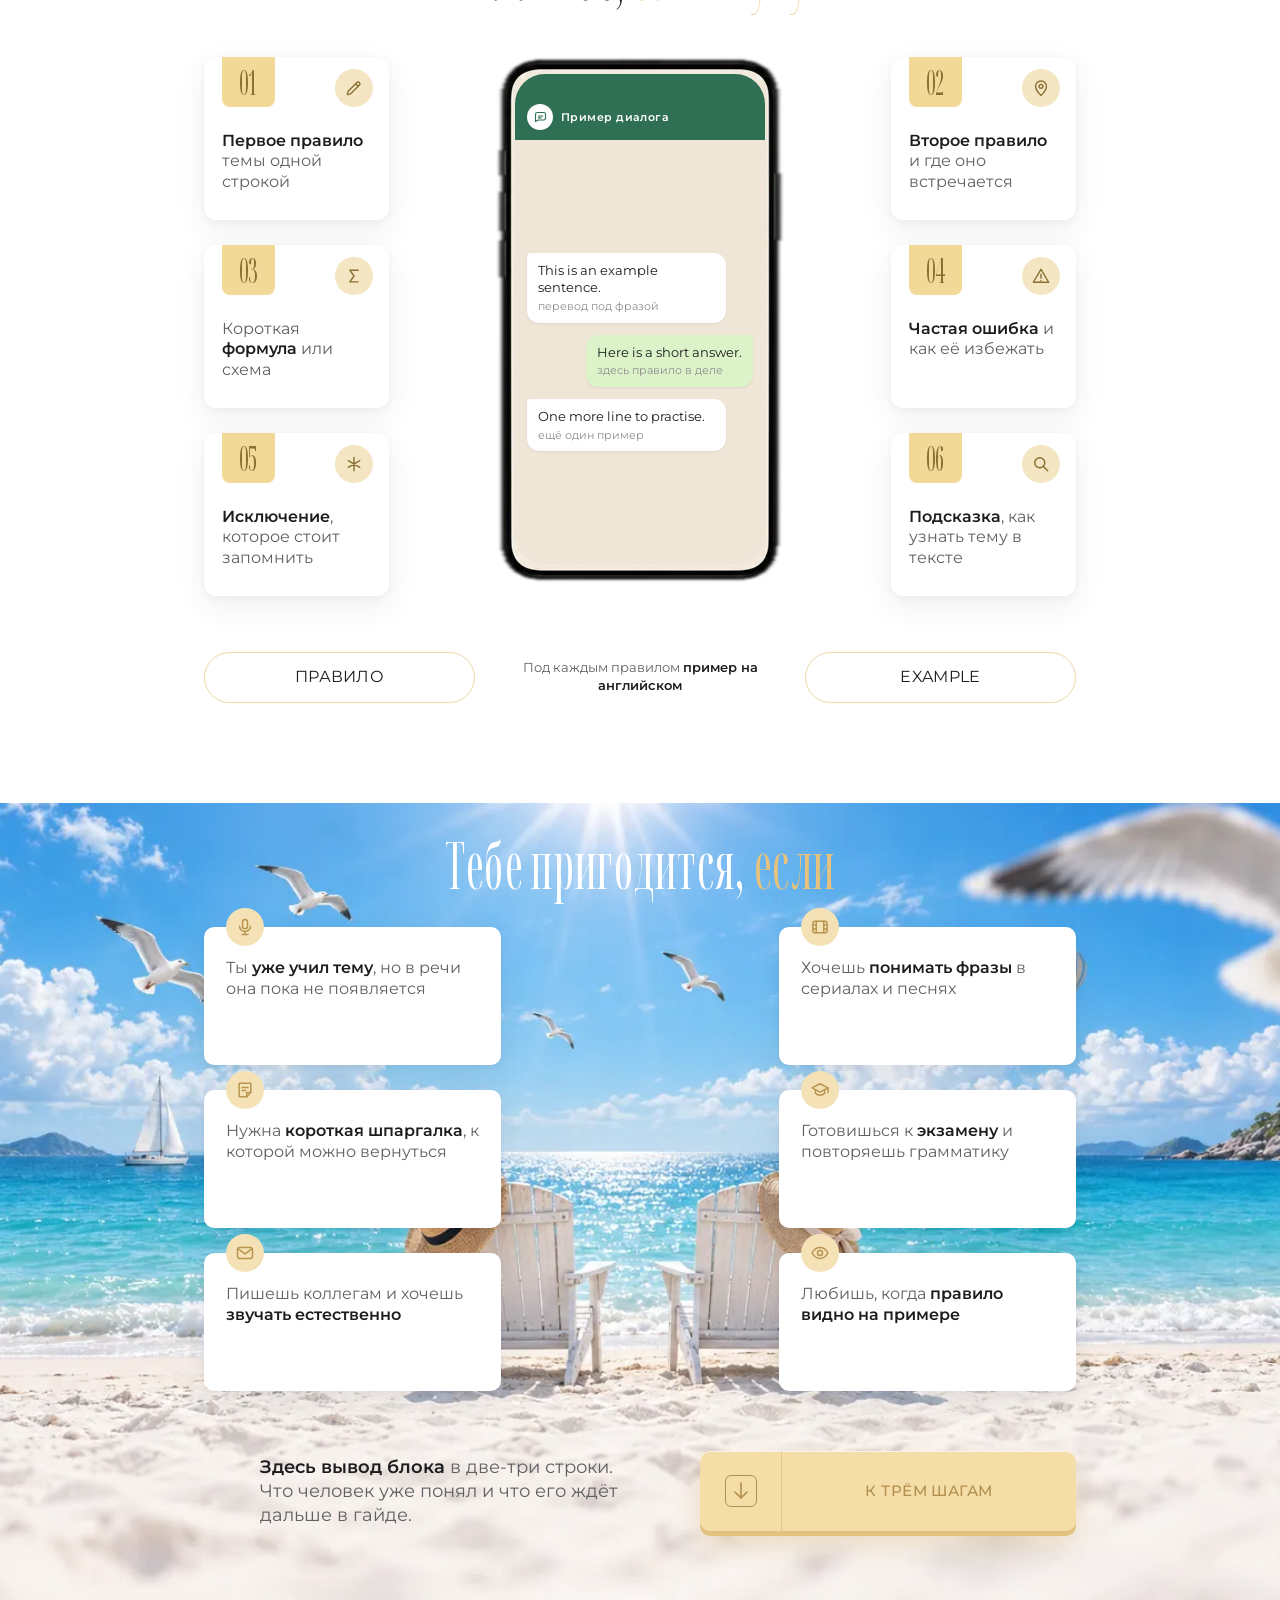
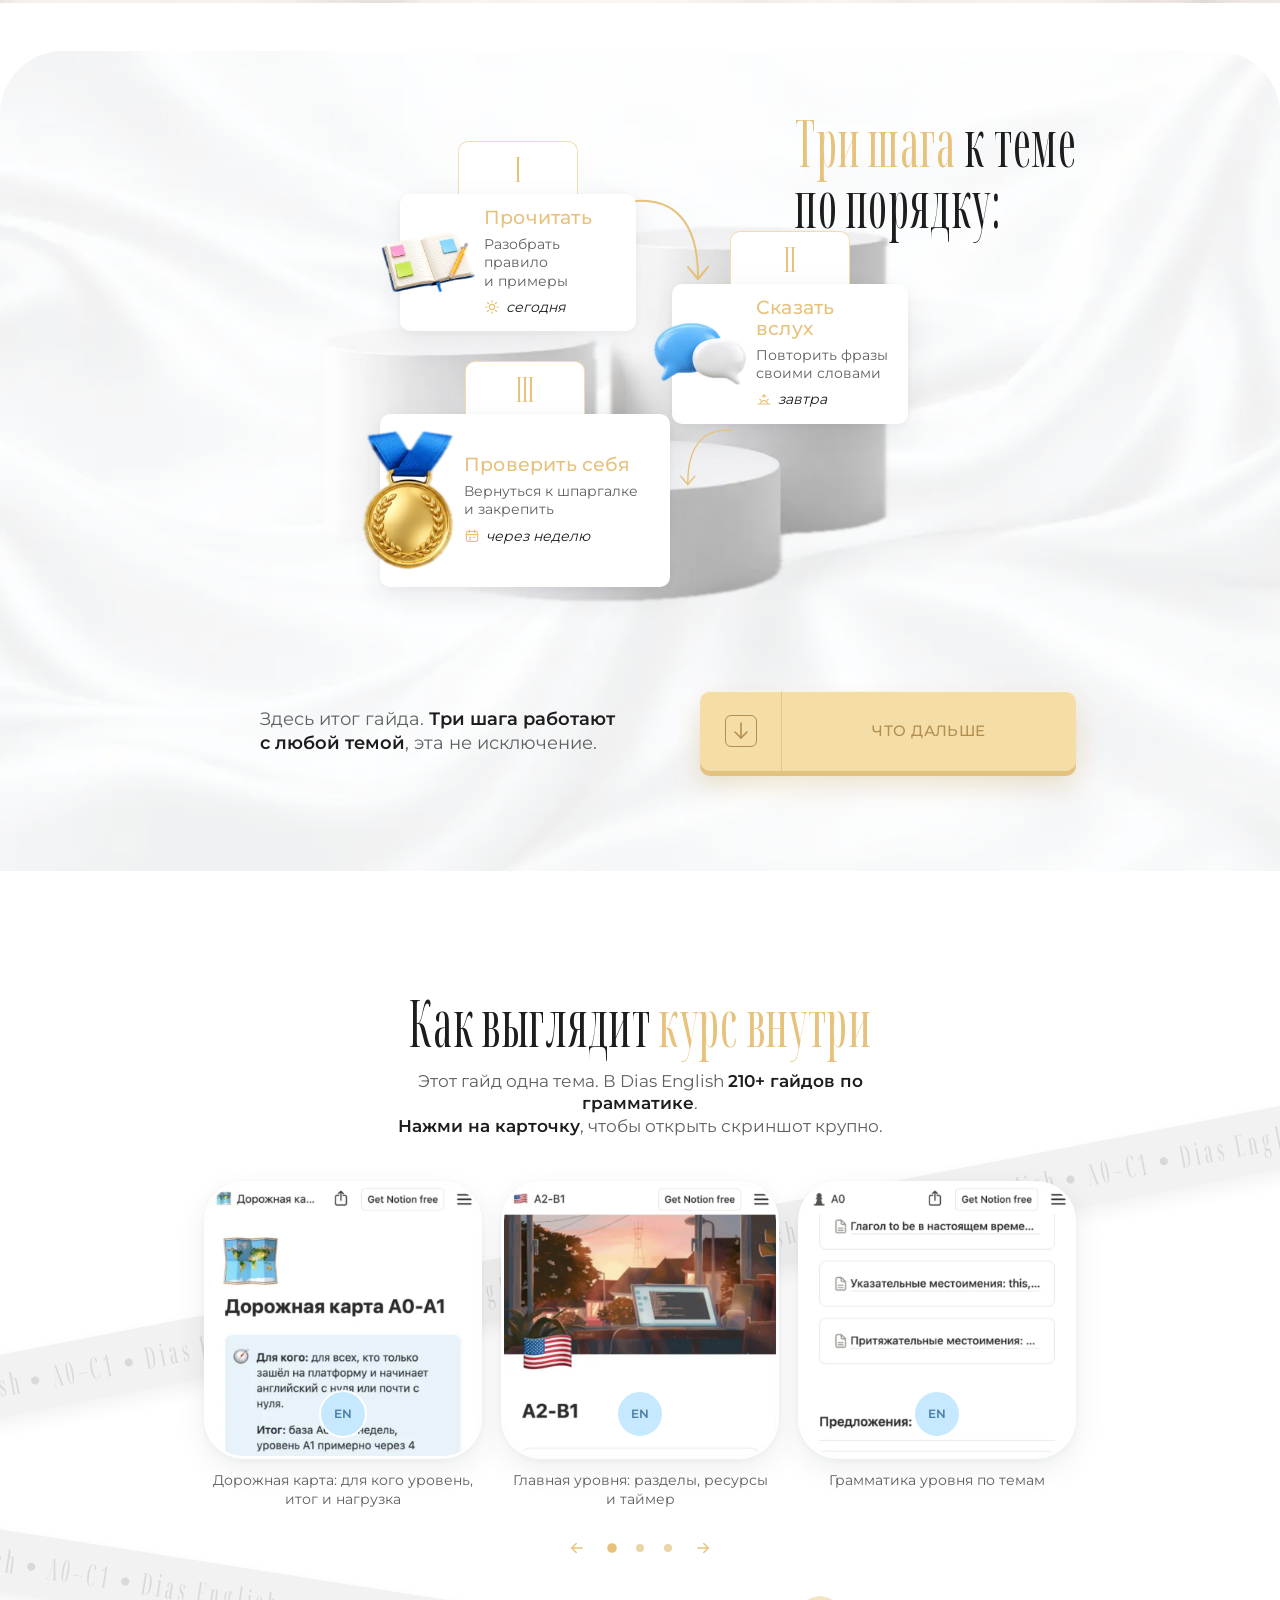
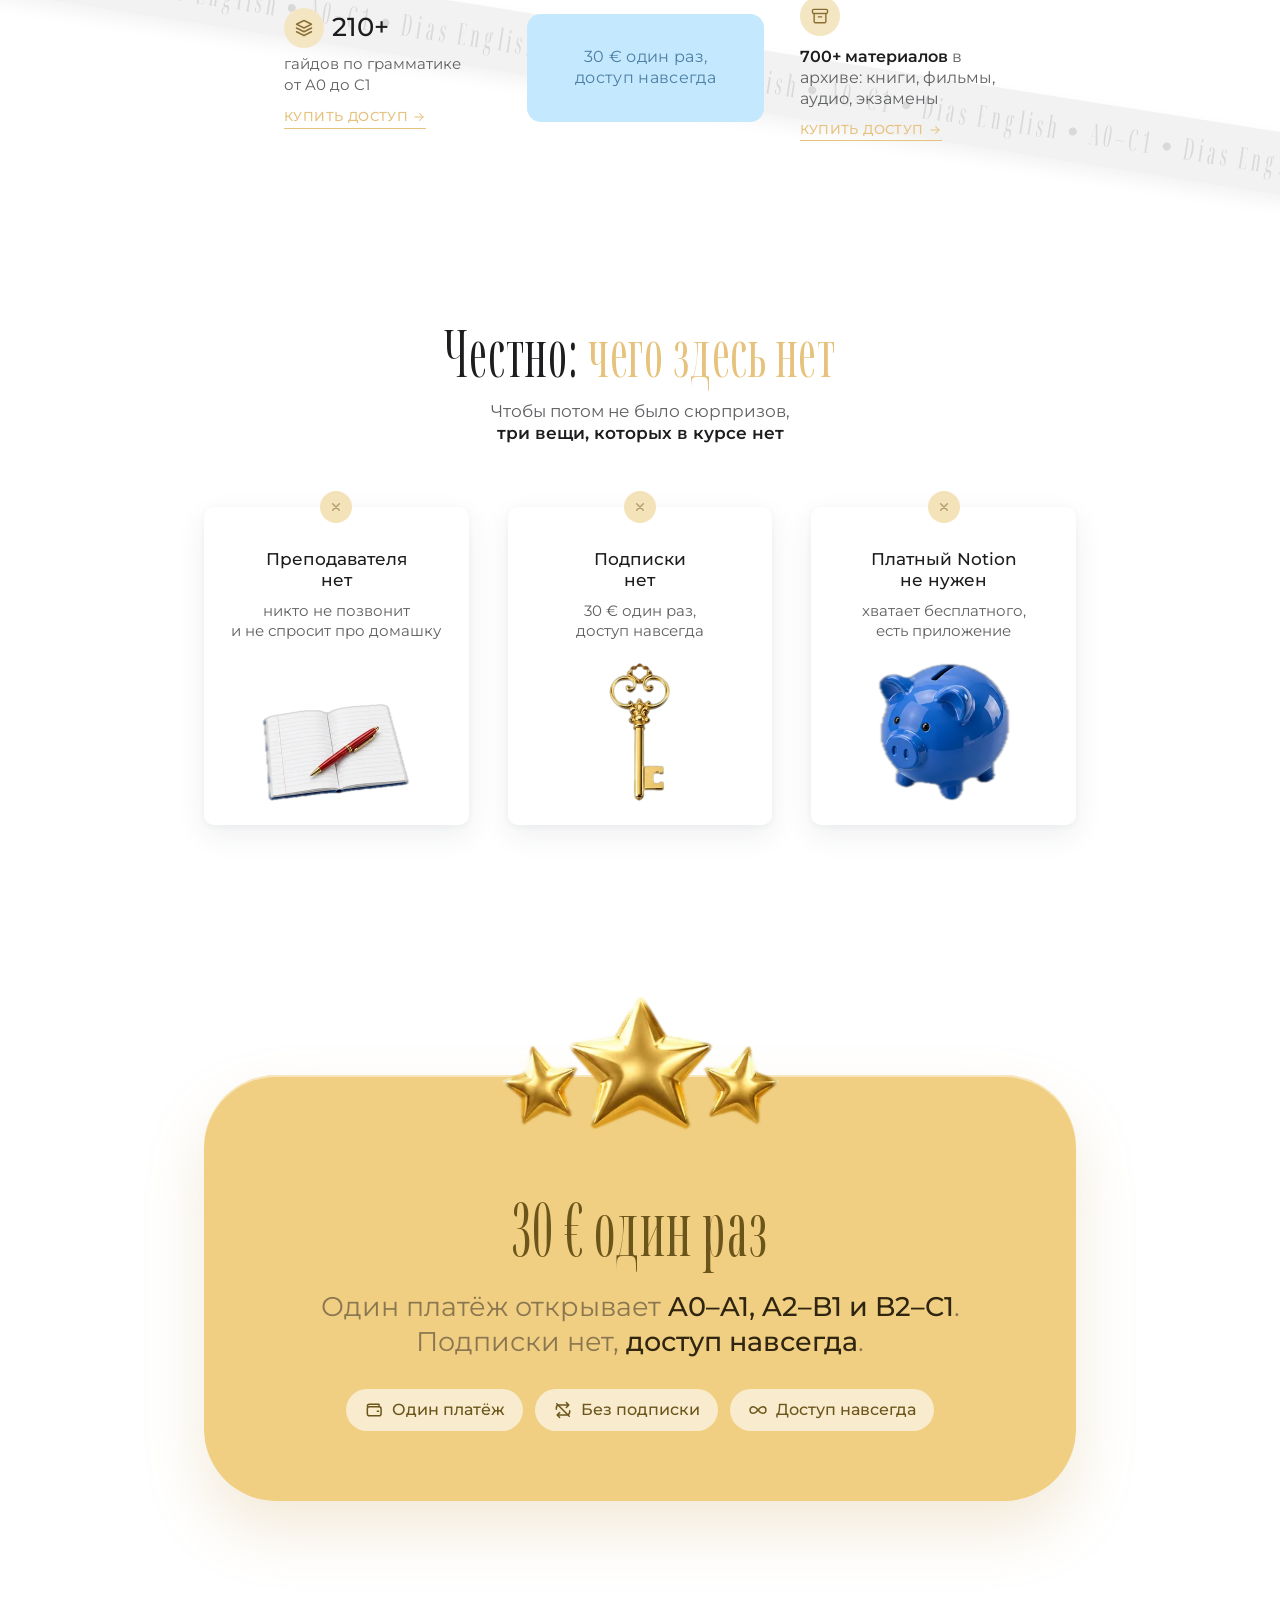
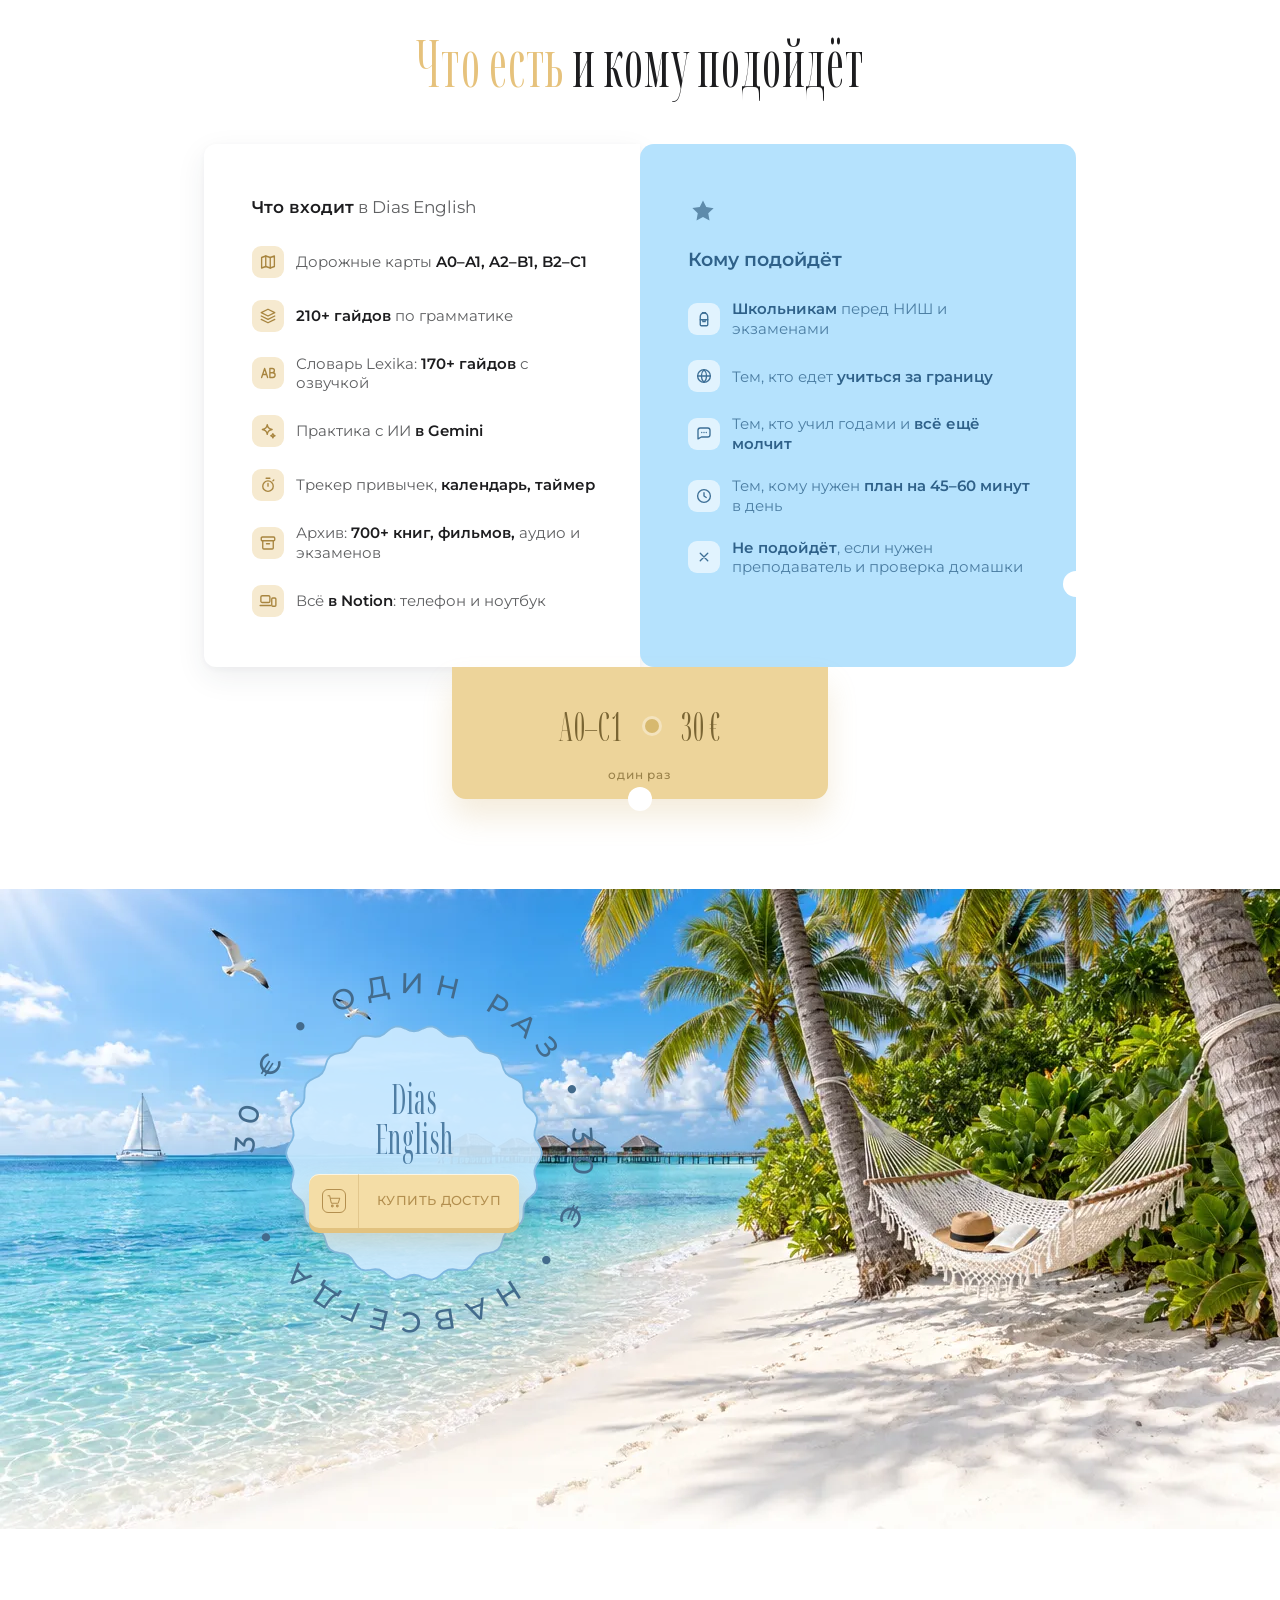
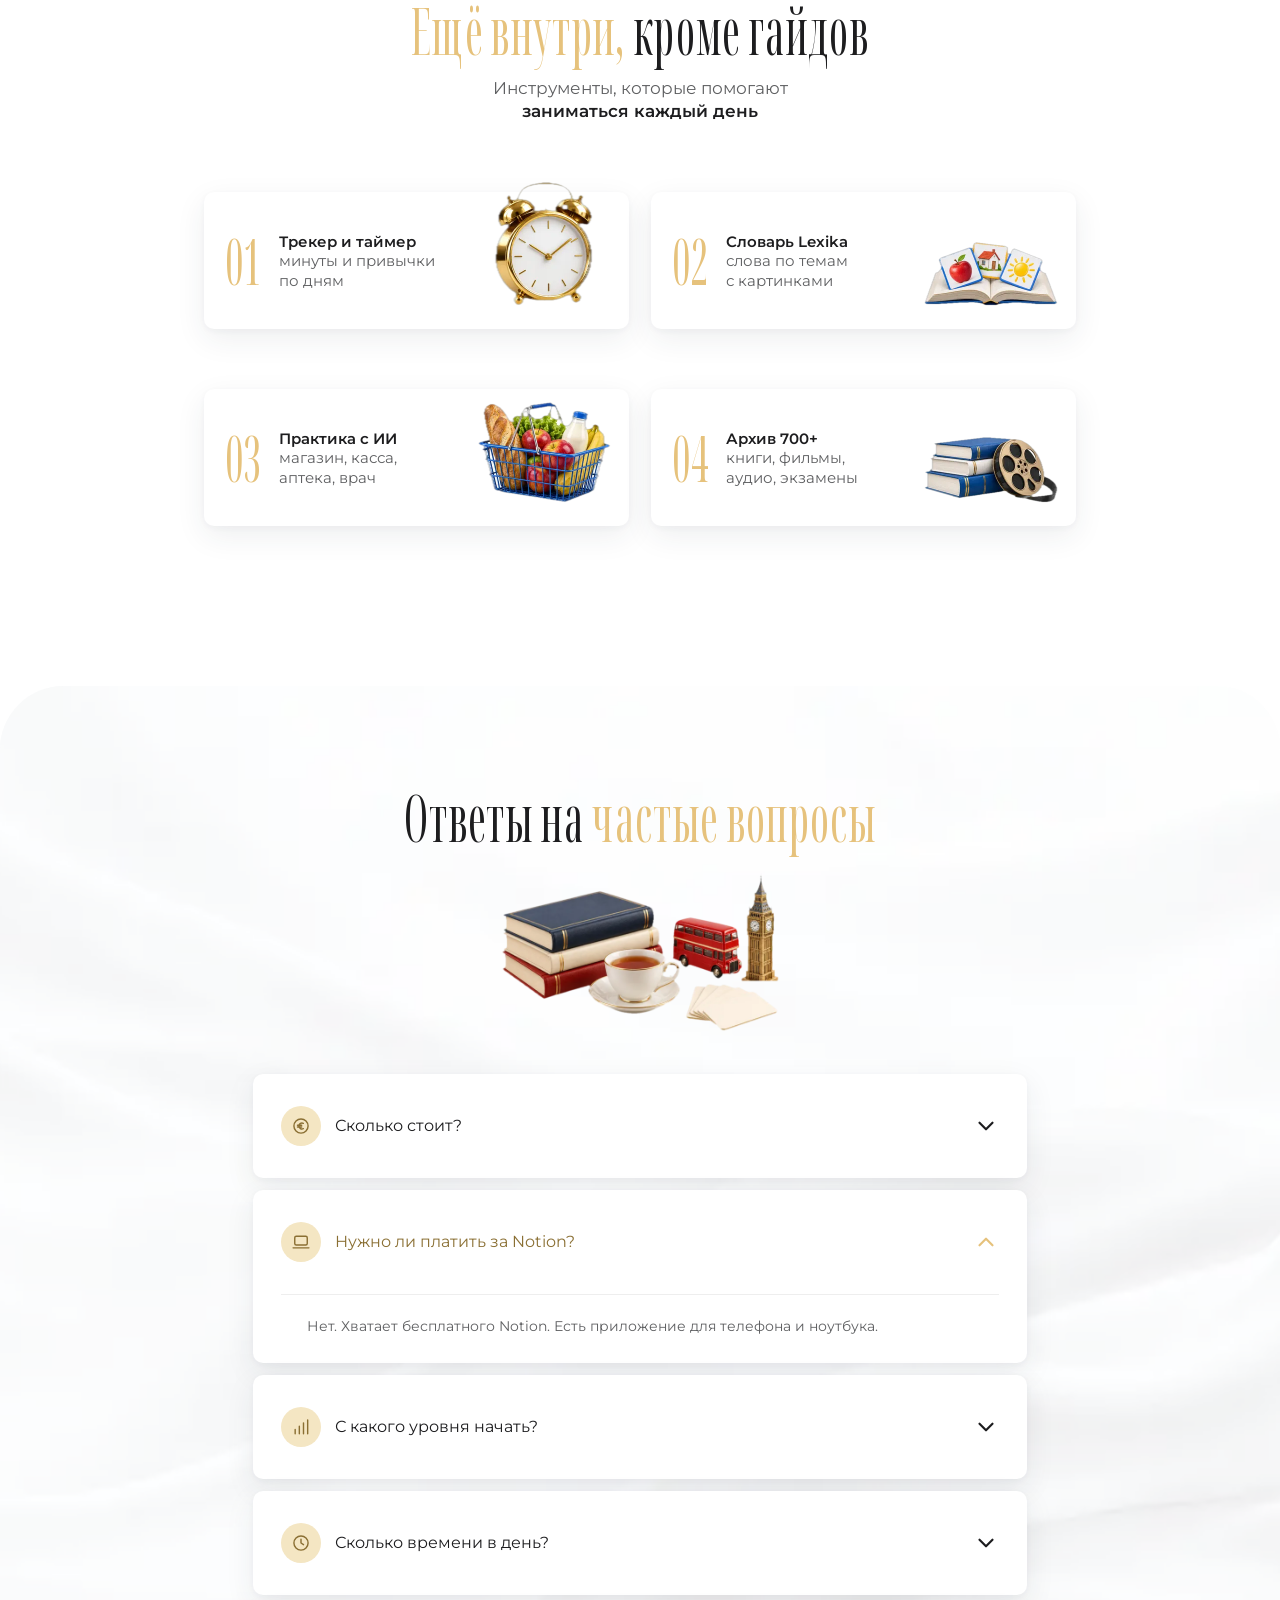
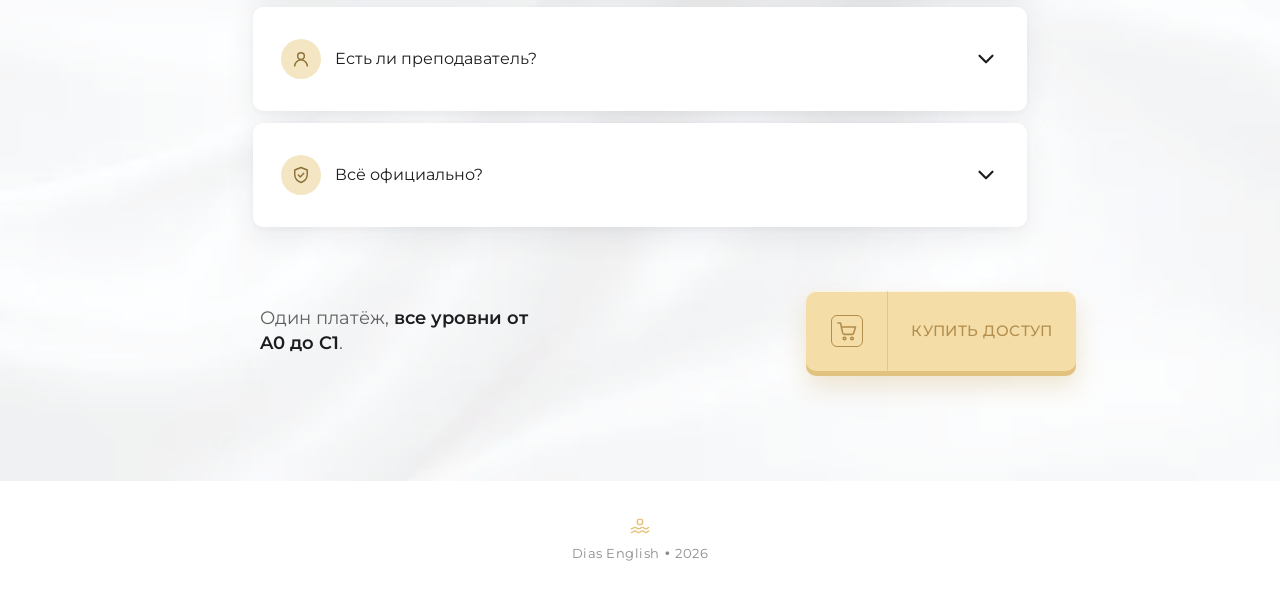
<file: lesson/index.html>
<!doctype html>
<html lang="ru">
<head>
<meta charset="utf-8">
<meta name="viewport" content="width=device-width, initial-scale=1">
<title>Гайд: английский и турецкий</title>
<meta http-equiv="refresh" content="0; url=../en/">
<link rel="canonical" href="../en/">
<script>location.replace("../en/" + location.hash);</script>
</head>
<body style="font-family:system-ui,sans-serif;padding:40px;text-align:center">
<p><a href="../en/">Открыть гайд</a></p>
</body>
</html>
</file>
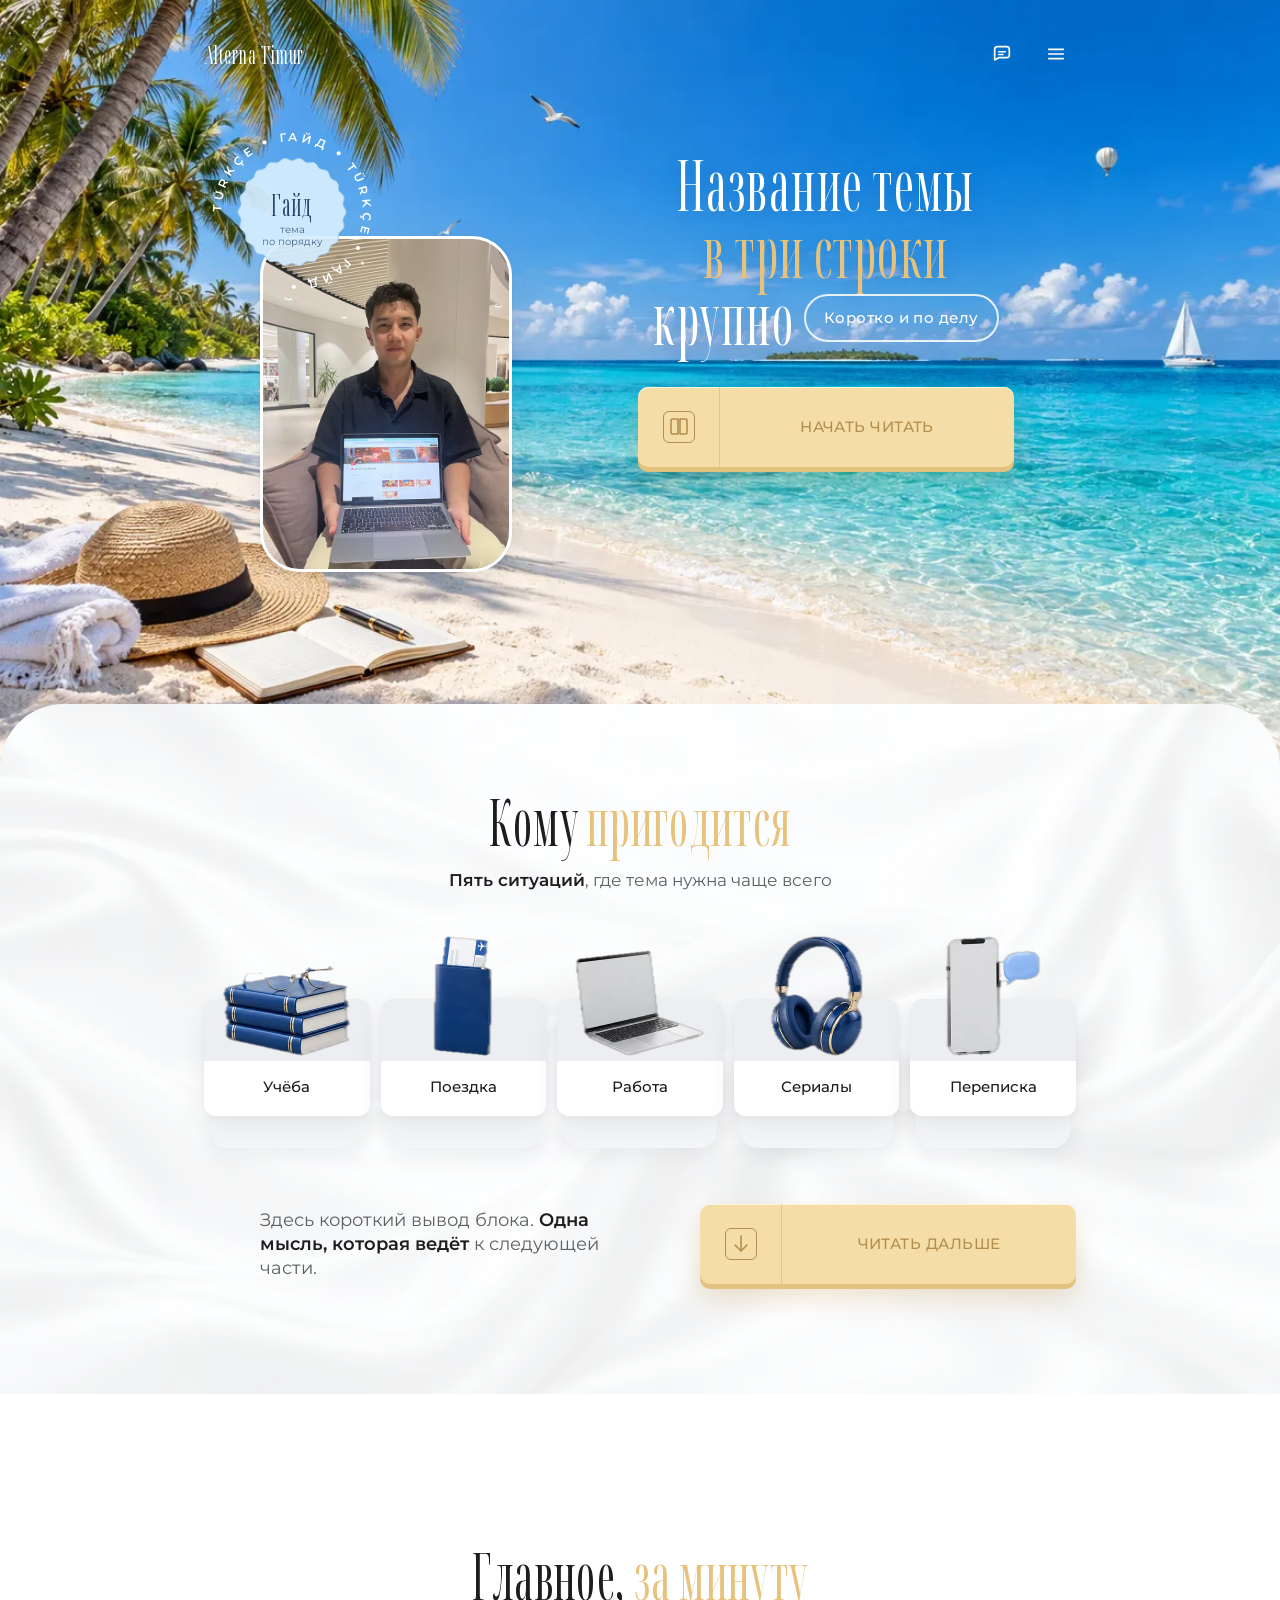
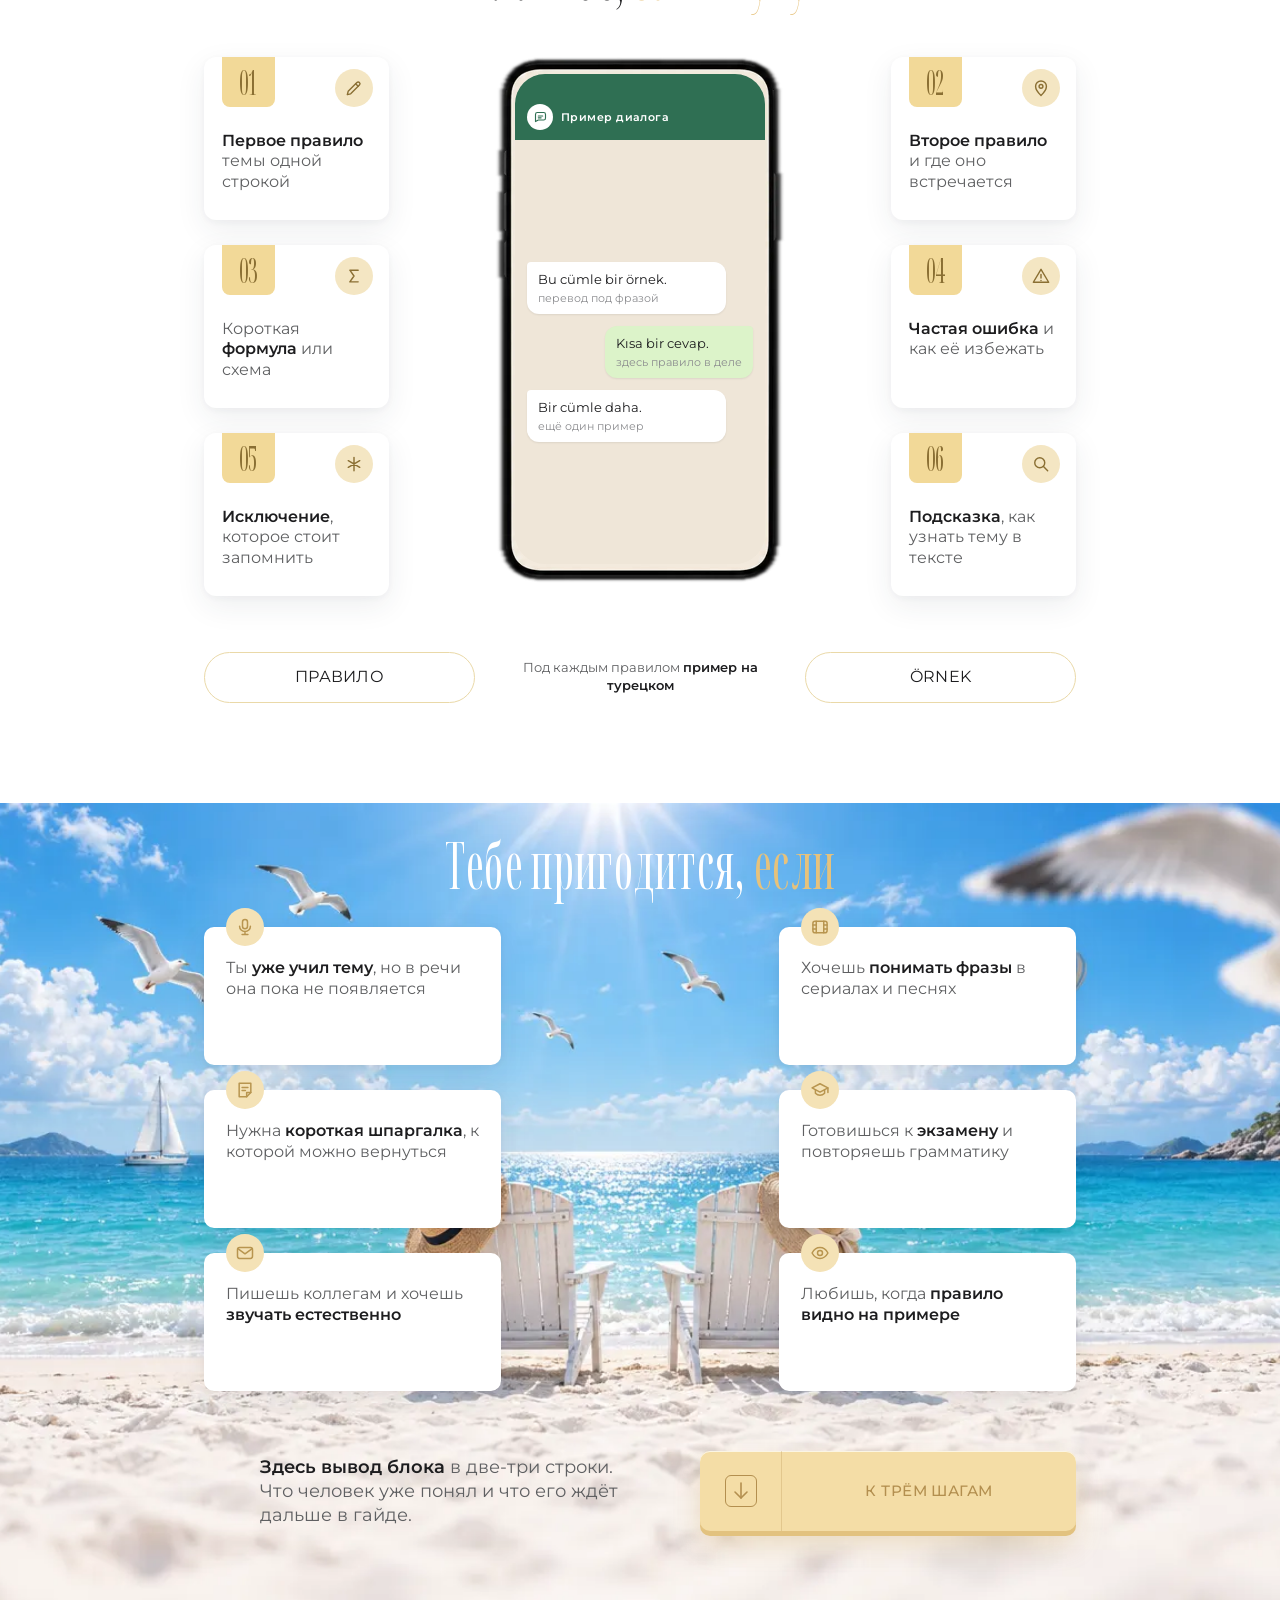
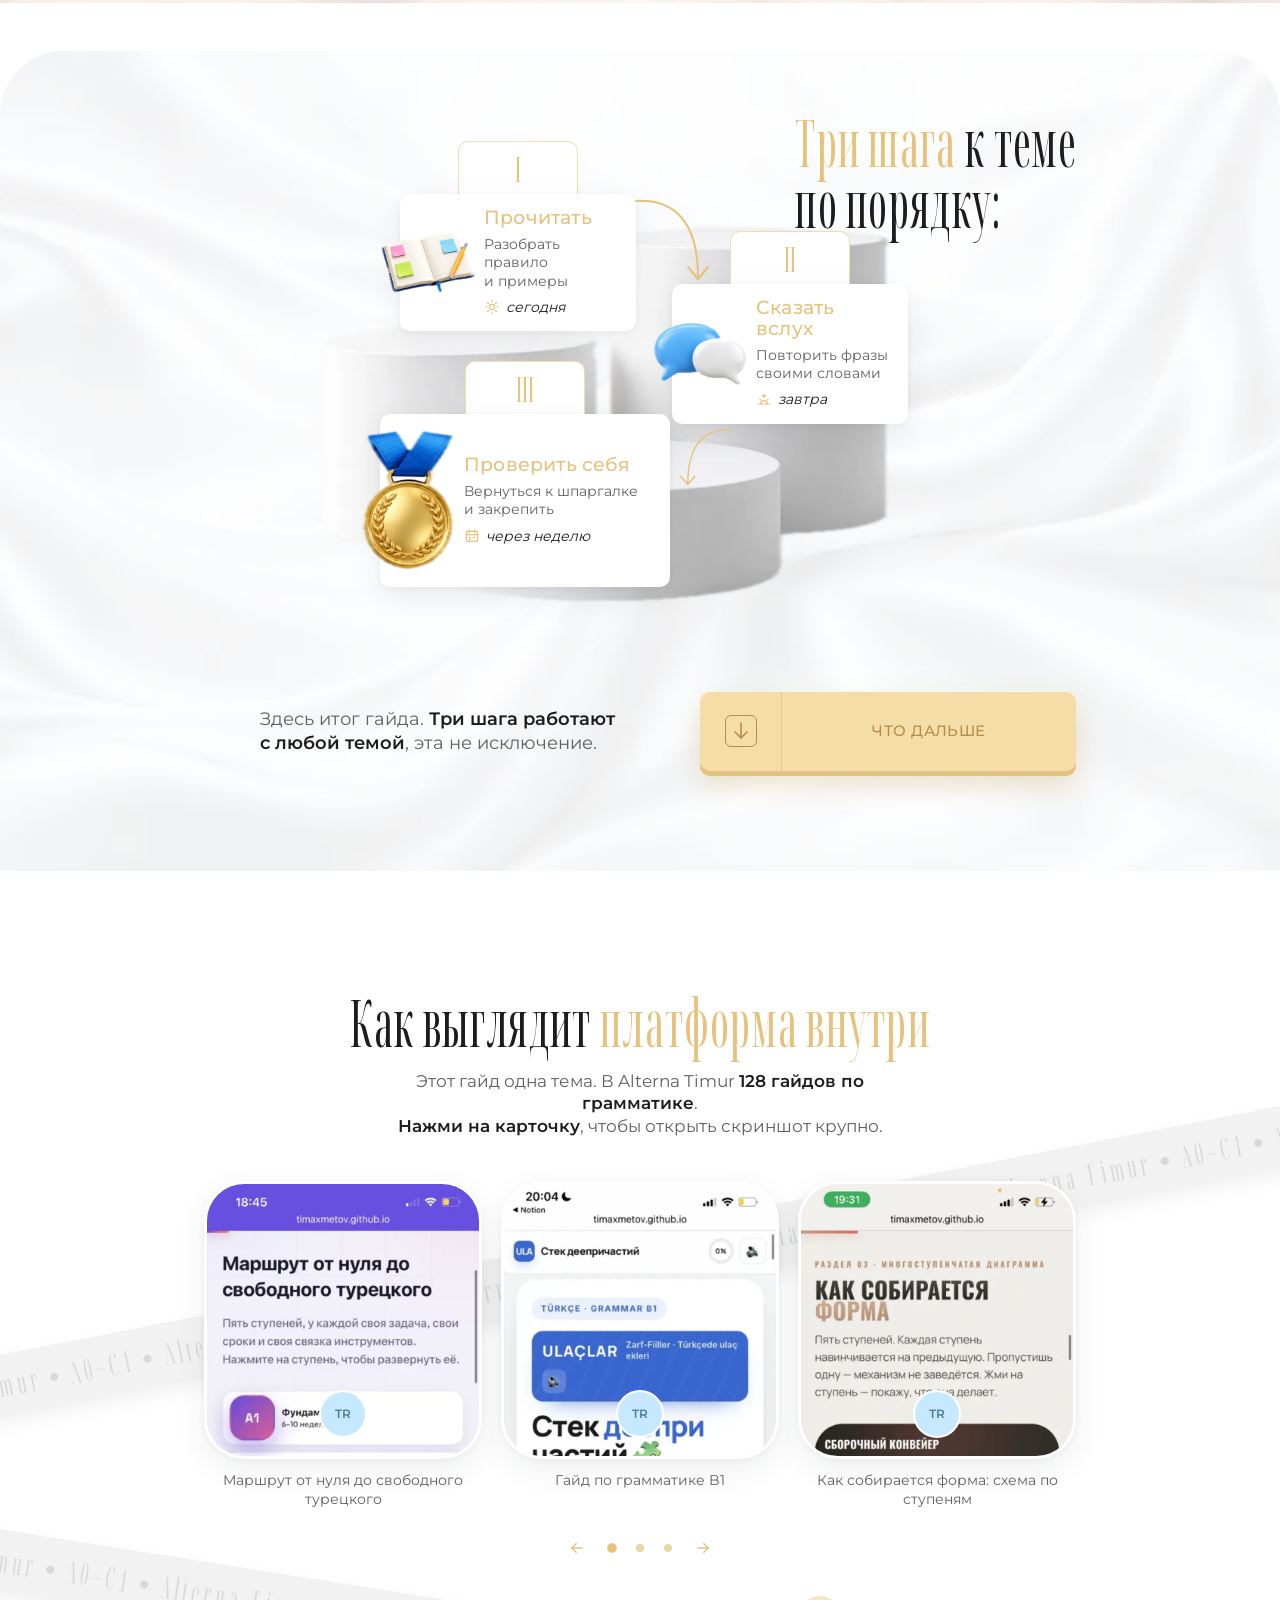
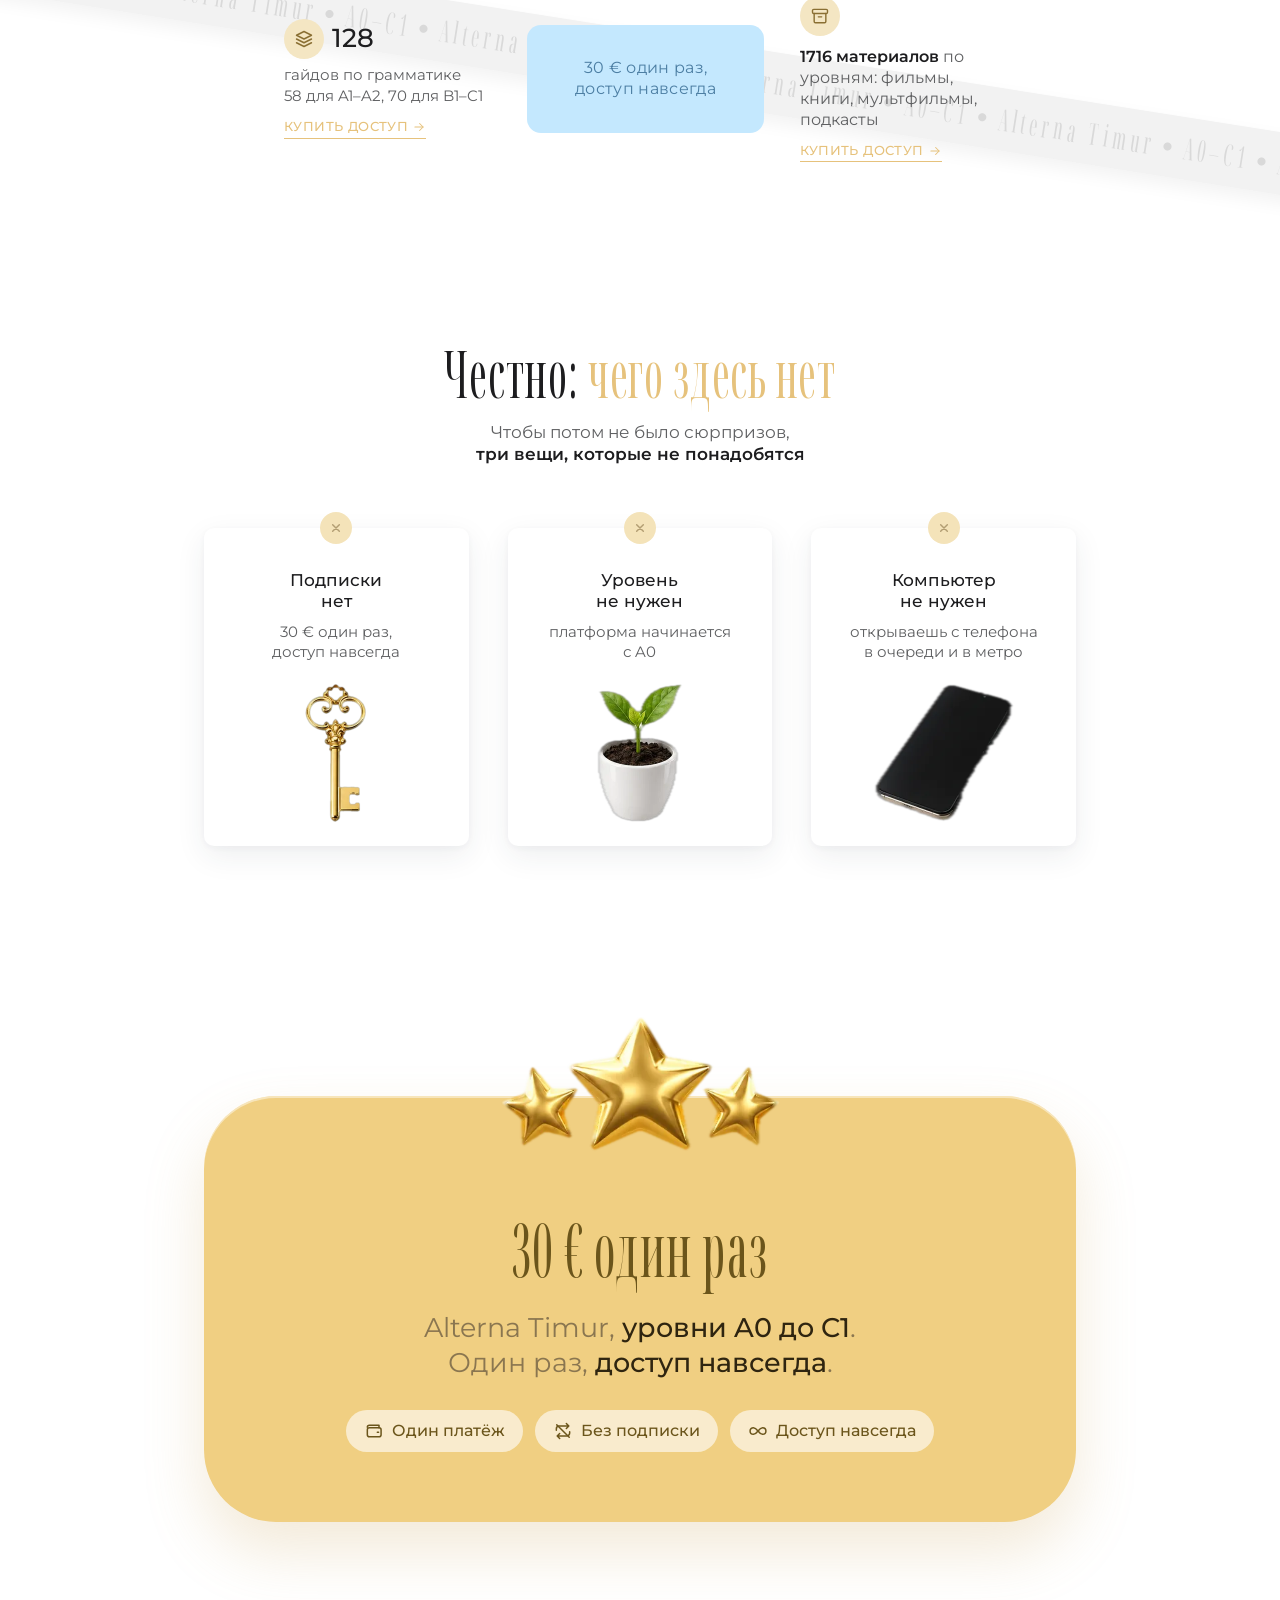
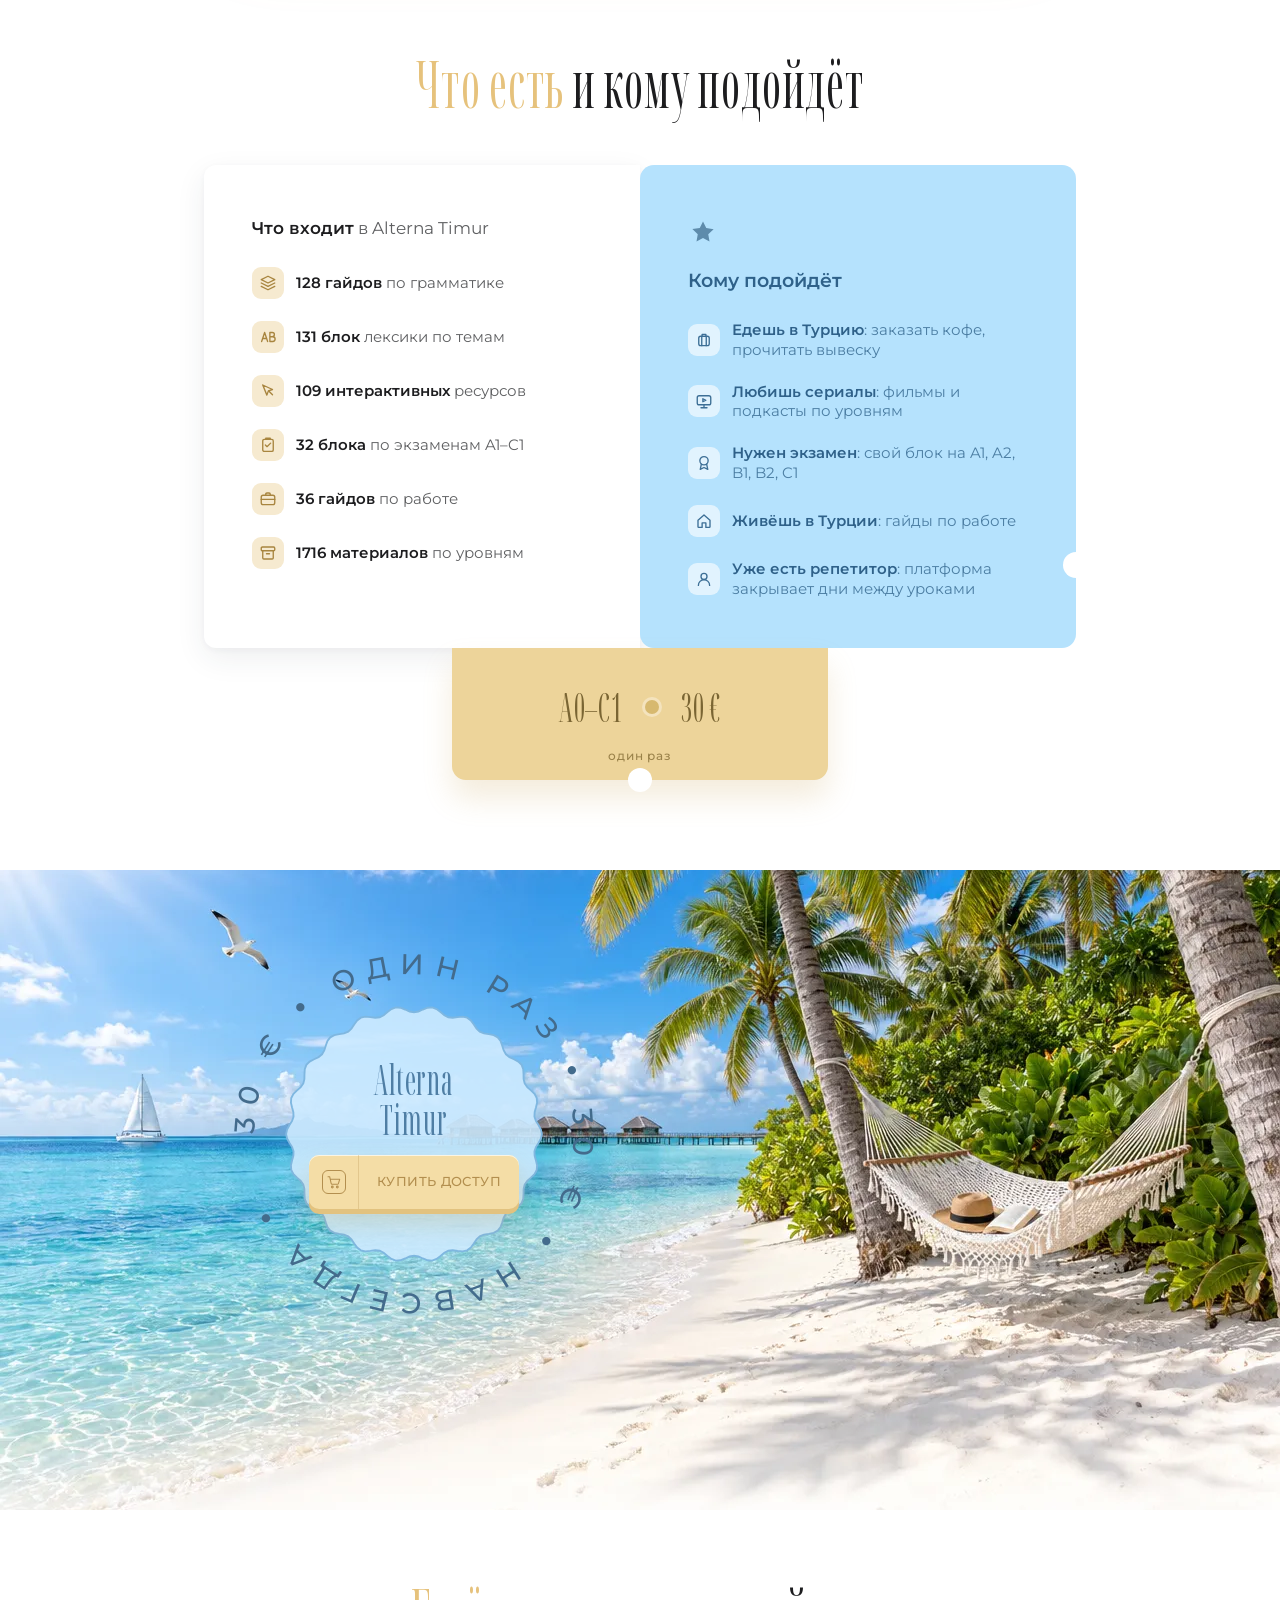
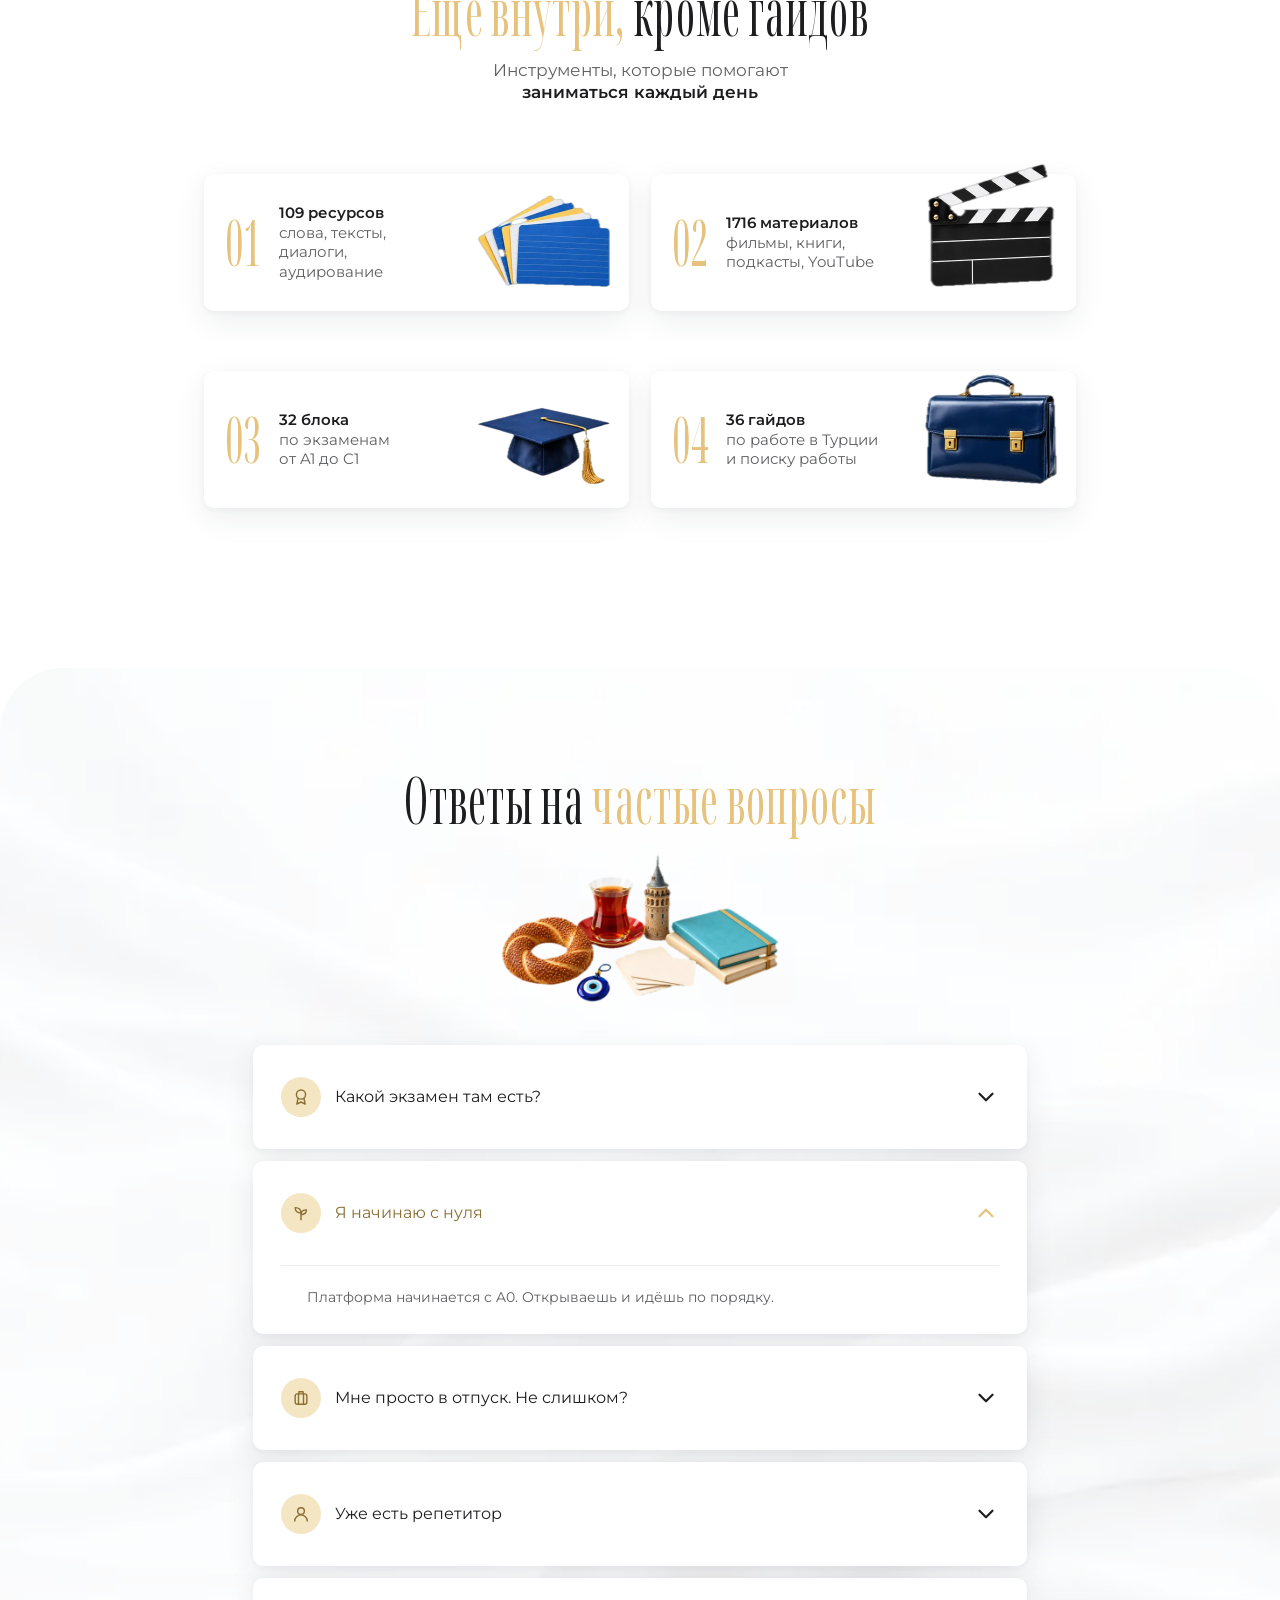
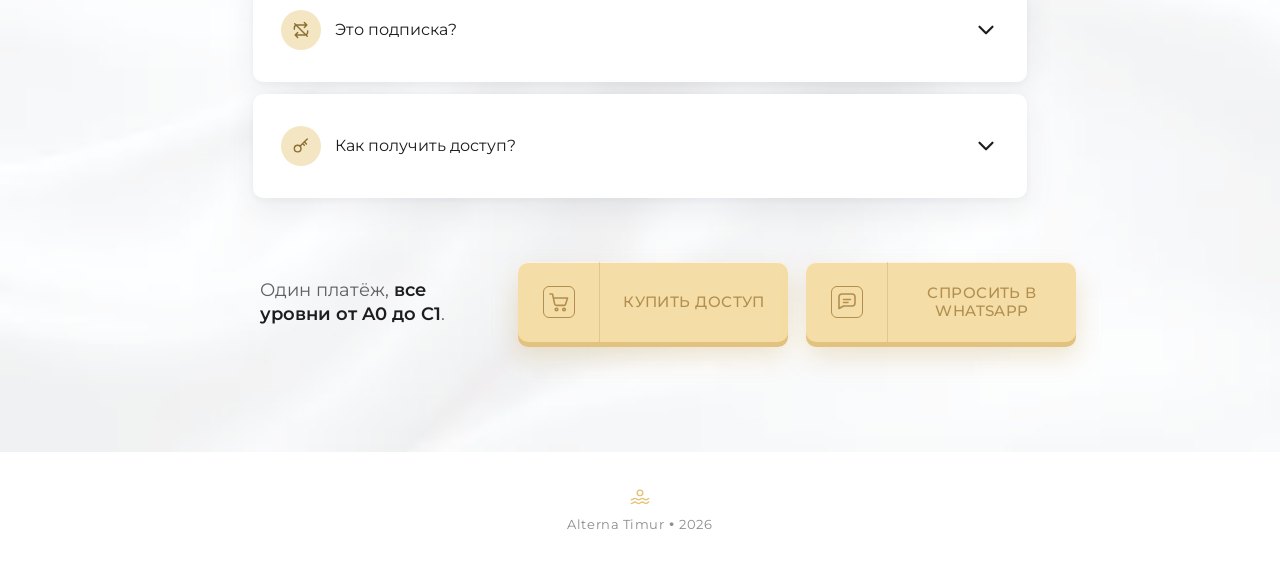
<file: tr/index.html>
<!doctype html>
<html lang="ru">
<head>
<meta charset="utf-8">
<meta name="viewport" content="width=device-width, initial-scale=1">
<title>Тема гайда по турецкому</title>
<meta name="description" content="Короткий гайд по турецкому и платформа Alterna Timur в конце.">
<meta property="og:title" content="Тема гайда по турецкому">
<meta property="og:image" content="../assets/img/bg-hero.webp">
<link rel="preload" href="../assets/fonts/stellas-tall.woff" as="font" type="font/woff" crossorigin>
<link rel="preload" href="../assets/img/bg-hero.webp" as="image">
<link rel="icon" href="../assets/favicon.svg" type="image/svg+xml">
<link rel="stylesheet" href="../assets/style.css">
<script>window.PAGE = "main"; window.BASE = "../"; window.CONTENT = {"meta":{"lang":"ru","exampleLang":"tr","title":"Тема гайда по турецкому","description":"Короткий гайд по турецкому и платформа Alterna Timur в конце."},"links":{"buy":"https://app.lava.top/products/2cdbb9f8-e65b-443e-8d2c-4fea4c121e41","contact":"https://wa.me/message/RCHLEOGGLZ5OC1"},"header":{"logo":"Alterna Timur","menu":[{"text":"Кому пригодится","href":"#who"},{"text":"Главное за минуту","href":"#main"},{"text":"Три шага","href":"#steps"},{"text":"Платформа внутри","href":"#inside","ad":true},{"text":"Чего здесь нет","href":"#honest","ad":true},{"text":"Вопросы","href":"#faq","ad":true}],"contactLabel":"Спросить Тимура в WhatsApp","contactLink":"contact"},"blocks":[{"type":"hero","id":"top","image":"assets/img/bg-hero.webp","imageAlt":"Тропический пляж с пальмами, на песке шляпа и открытый блокнот","badge":{"ring":"Türkçe • Гайд • Türkçe • Гайд • ","big":"Гайд","small":"тема|по порядку"},"title":["Название темы","[[в три строки]]","крупно"],"pill":"Коротко и по делу","button":{"text":"Начать читать","href":"#who","icon":"book"},"author":{"img":"assets/img/author-timur.webp","alt":"Тимур с ноутбуком, на экране платформа Alterna"}},{"type":"audience","id":"who","title":"Кому [[пригодится]]","subtitle":"**Пять ситуаций**, где тема нужна чаще всего","cards":[{"img":"assets/img/who-books.webp","alt":"Стопка книг и очки","text":"Учёба"},{"img":"assets/img/who-passport.webp","alt":"Паспорт с посадочным талоном","text":"Поездка"},{"img":"assets/img/who-laptop.webp","alt":"Ноутбук","text":"Работа"},{"img":"assets/img/who-headphones.webp","alt":"Наушники","text":"Сериалы"},{"img":"assets/img/who-chat.webp","alt":"Телефон и облачко сообщения","text":"Переписка"}],"row":{"text":"Здесь короткий вывод блока. **Одна мысль, которая ведёт** к следующей части.","button":{"text":"Читать дальше","href":"#main","icon":"arrow"}}},{"type":"points","id":"main","title":"Главное, [[за минуту]]","items":["**Первое правило** темы одной строкой","**Второе правило** и где оно встречается","Короткая **формула** или схема","**Частая ошибка** и как её избежать","**Исключение**, которое стоит запомнить","**Подсказка**, как узнать тему в тексте"],"phone":{"image":"assets/img/phone.webp","alt":"Телефон с перепиской на турецком","chatName":"Пример диалога","messages":[{"from":"in","text":"Bu cümle bir örnek.","note":"перевод под фразой"},{"from":"out","text":"Kısa bir cevap.","note":"здесь правило в деле"},{"from":"in","text":"Bir cümle daha.","note":"ещё один пример"}]},"pills":["Правило","Örnek"],"pillsNote":"Под каждым правилом **пример на турецком**","icons":["pen","pin","formula","warn","asterisk","search"]},{"type":"checks","id":"useful","image":"assets/img/bg-foryou.webp","imageAlt":"Два пустых пляжных кресла со шляпами смотрят на море","title":"Тебе пригодится, [[если]]","cards":["Ты **уже учил тему**, но в речи она пока не появляется","Хочешь **понимать фразы** в сериалах и песнях","Нужна **короткая шпаргалка**, к которой можно вернуться","Готовишься к **экзамену** и повторяешь грамматику","Пишешь коллегам и хочешь **звучать естественно**","Любишь, когда **правило видно на примере**"],"row":{"text":"**Здесь вывод блока** в две-три строки. Что человек уже понял и что его ждёт дальше в гайде.","button":{"text":"К трём шагам","href":"#steps","icon":"arrow"}},"icons":["mic","film","note","cap","mail","eye"]},{"type":"steps","id":"steps","podium":"assets/img/podium.webp","title":"[[Три шага]] к теме|по порядку:","steps":[{"num":"I","img":"assets/img/obj-notebook.webp","alt":"Открытый блокнот с карандашом","title":"Прочитать","text":"Разобрать правило|и примеры","time":"сегодня","icon":"sun"},{"num":"II","img":"assets/img/obj-bubbles.webp","alt":"Два облачка диалога","title":"Сказать вслух","text":"Повторить фразы|своими словами","time":"завтра","icon":"sunrise"},{"num":"III","img":"assets/img/obj-medal.webp","alt":"Золотая медаль","title":"Проверить себя","text":"Вернуться к шпаргалке|и закрепить","time":"через неделю","icon":"calendar"}],"row":{"text":"Здесь итог гайда. **Три шага работают с любой темой**, эта не исключение.","button":{"text":"Что дальше","href":"#inside","icon":"arrow"}}},{"type":"gallery","id":"inside","ad":true,"title":"Как выглядит [[платформа внутри]]","subtitle":"Этот гайд одна тема. В Alterna Timur **128 гайдов по грамматике**.|**Нажми на карточку**, чтобы открыть скриншот крупно.","ribbon":"Alterna Timur • A0–C1 • ","pages":[[{"img":"assets/img/shot_timur-route.webp","tag":"TR","caption":"Маршрут от нуля до свободного турецкого"},{"img":"assets/img/shot_timur-grammar.webp","tag":"TR","caption":"Гайд по грамматике B1"},{"img":"assets/img/shot_timur-forma.webp","tag":"TR","caption":"Как собирается форма: схема по ступеням"}],[{"img":"assets/img/shot_timur-unsuz.webp","tag":"TR","caption":"Ünsüz yumuşaması: четыре пары на сетке"},{"img":"assets/img/shot_timur-ikileme.webp","tag":"TR","caption":"İkileme: шесть механик на одной схеме"},{"img":"assets/img/shot_timur-a0.webp","tag":"TR","caption":"Уровни A0–A2: с чего начать"}],[{"img":"assets/img/shot_timur-podcasts.webp","tag":"TR","caption":"Подкасты по уровням"},{"img":"assets/img/shot_timur-cartoons.webp","tag":"TR","caption":"Мультфильмы для начинающих"},{"img":"assets/img/shot_timur-apps.webp","tag":"TR","caption":"Приложения и сервисы по уровню"}]],"left":{"big":"128","sub":"гайдов по грамматике|58 для A1–A2, 70 для B1–C1","link":{"text":"Купить доступ","href":"buy"},"icon":"stack"},"box":"30 € один раз,|доступ навсегда","right":{"text":"**1716 материалов** по уровням: фильмы, книги, мультфильмы, подкасты","link":{"text":"Купить доступ","href":"buy"},"icon":"archive"}},{"type":"pains","id":"honest","ad":true,"title":"Честно: [[чего здесь нет]]","subtitle":"Чтобы потом не было сюрпризов,|**три вещи, которые не понадобятся**","cards":[{"img":"assets/img/pain-key.webp","alt":"Золотой ключ","title":"Подписки|нет","text":"30 € один раз,|доступ навсегда"},{"img":"assets/img/pain-sprout.webp","alt":"Росток в горшке","title":"Уровень|не нужен","text":"платформа начинается|с A0"},{"img":"assets/img/pain-smartphone.webp","alt":"Смартфон","title":"Компьютер|не нужен","text":"открываешь с телефона|в очереди и в метро"}]},{"type":"promise","id":"price","ad":true,"stars":"assets/img/obj-stars.webp","title":"30 € один раз","text":"Alterna Timur, **уровни A0 до C1**.|Один раз, **доступ навсегда**.","chips":[{"icon":"wallet","text":"Один платёж"},{"icon":"norepeat","text":"Без подписки"},{"icon":"infinity","text":"Доступ навсегда"}]},{"type":"includes","id":"includes","ad":true,"title":"[[Что есть]] и кому подойдёт","left":{"name":"**Что входит** в Alterna Timur","items":["**128 гайдов** по грамматике","**131 блок** лексики по темам","**109 интерактивных** ресурсов","**32 блока** по экзаменам A1–C1","**36 гайдов** по работе","**1716 материалов** по уровням"],"icons":["stack","abc","cursor","exam","briefcase","archive"]},"right":{"intro":"**Кому подойдёт**","items":["**Едешь в Турцию**: заказать кофе, прочитать вывеску","**Любишь сериалы**: фильмы и подкасты по уровням","**Нужен экзамен**: свой блок на A1, A2, B1, B2, C1","**Живёшь в Турции**: гайды по работе","**Уже есть репетитор**: платформа закрывает дни между уроками"],"icons":["suitcase","tv","award","home","user"]},"ticket":{"left":"A0–C1","right":"30 €","note":"один раз"}},{"type":"promo","id":"buy","ad":true,"image":"assets/img/bg-promo.webp","imageAlt":"Пляж с гамаком между пальмами","ring":"30 € • один раз • 30 € • навсегда • ","title":"Alterna|Timur","buttons":[{"text":"Купить доступ","href":"buy"}]},{"type":"bonus","id":"bonus","ad":true,"title":"[[Ещё внутри,]] кроме гайдов","subtitle":"Инструменты, которые помогают|**заниматься каждый день**","cards":[{"num":"01","img":"assets/img/bonus-index.webp","alt":"Стопка карточек","text":"**109 ресурсов**|слова, тексты,|диалоги, аудирование"},{"num":"02","img":"assets/img/bonus-clapper.webp","alt":"Хлопушка для кино","text":"**1716 материалов**|фильмы, книги,|подкасты, YouTube"},{"num":"03","img":"assets/img/bonus-cap.webp","alt":"Выпускная шапочка","text":"**32 блока**|по экзаменам|от A1 до C1"},{"num":"04","img":"assets/img/bonus-briefcase.webp","alt":"Портфель","text":"**36 гайдов**|по работе в Турции|и поиску работы"}]},{"type":"faq","id":"faq","ad":true,"title":"Ответы на [[частые вопросы]]","items":[{"q":"Какой экзамен там есть?","a":"32 блока: A1, A2, B1, B2, C1, по каждому уровню отдельно. Про свой экзамен можно спросить Тимура в WhatsApp.","icon":"award"},{"q":"Я начинаю с нуля","a":"Платформа начинается с A0. Открываешь и идёшь по порядку.","icon":"sprout"},{"q":"Мне просто в отпуск. Не слишком?","a":"Как раз. Открываешь лексику по темам. Плюс грамматика, чтобы собирать свои фразы.","icon":"suitcase"},{"q":"Уже есть репетитор","a":"Платформа закрывает дни между уроками. Читаешь гайд, приходишь на урок и отрабатываешь в речи.","icon":"user"},{"q":"Это подписка?","a":"Нет. 30 € один раз, доступ навсегда.","icon":"norepeat"},{"q":"Как получить доступ?","a":"Оплата на странице lava.top. Если что-то пошло не так, можно написать Тимуру в WhatsApp.","icon":"key"}],"row":{"text":"Один платёж, **все уровни от A0 до C1**.","buttons":[{"text":"Купить доступ","href":"buy"},{"text":"Спросить в WhatsApp","href":"contact","icon":"chat"}]},"image":"assets/img/lang-tr.webp","imageAlt":"Турецкий набор: стакан чая, симит, Галатская башня, тетради, карточки слов и бусина от сглаза","imageSize":[640,344]}],"footer":"Alterna Timur • 2026"};</script>
<script src="../assets/app.js" defer></script>
</head>
<body>
<div id="app"></div>
<noscript><p style="padding:40px;text-align:center">Для этой страницы нужен JavaScript.</p></noscript>
</body>
</html>
</file>
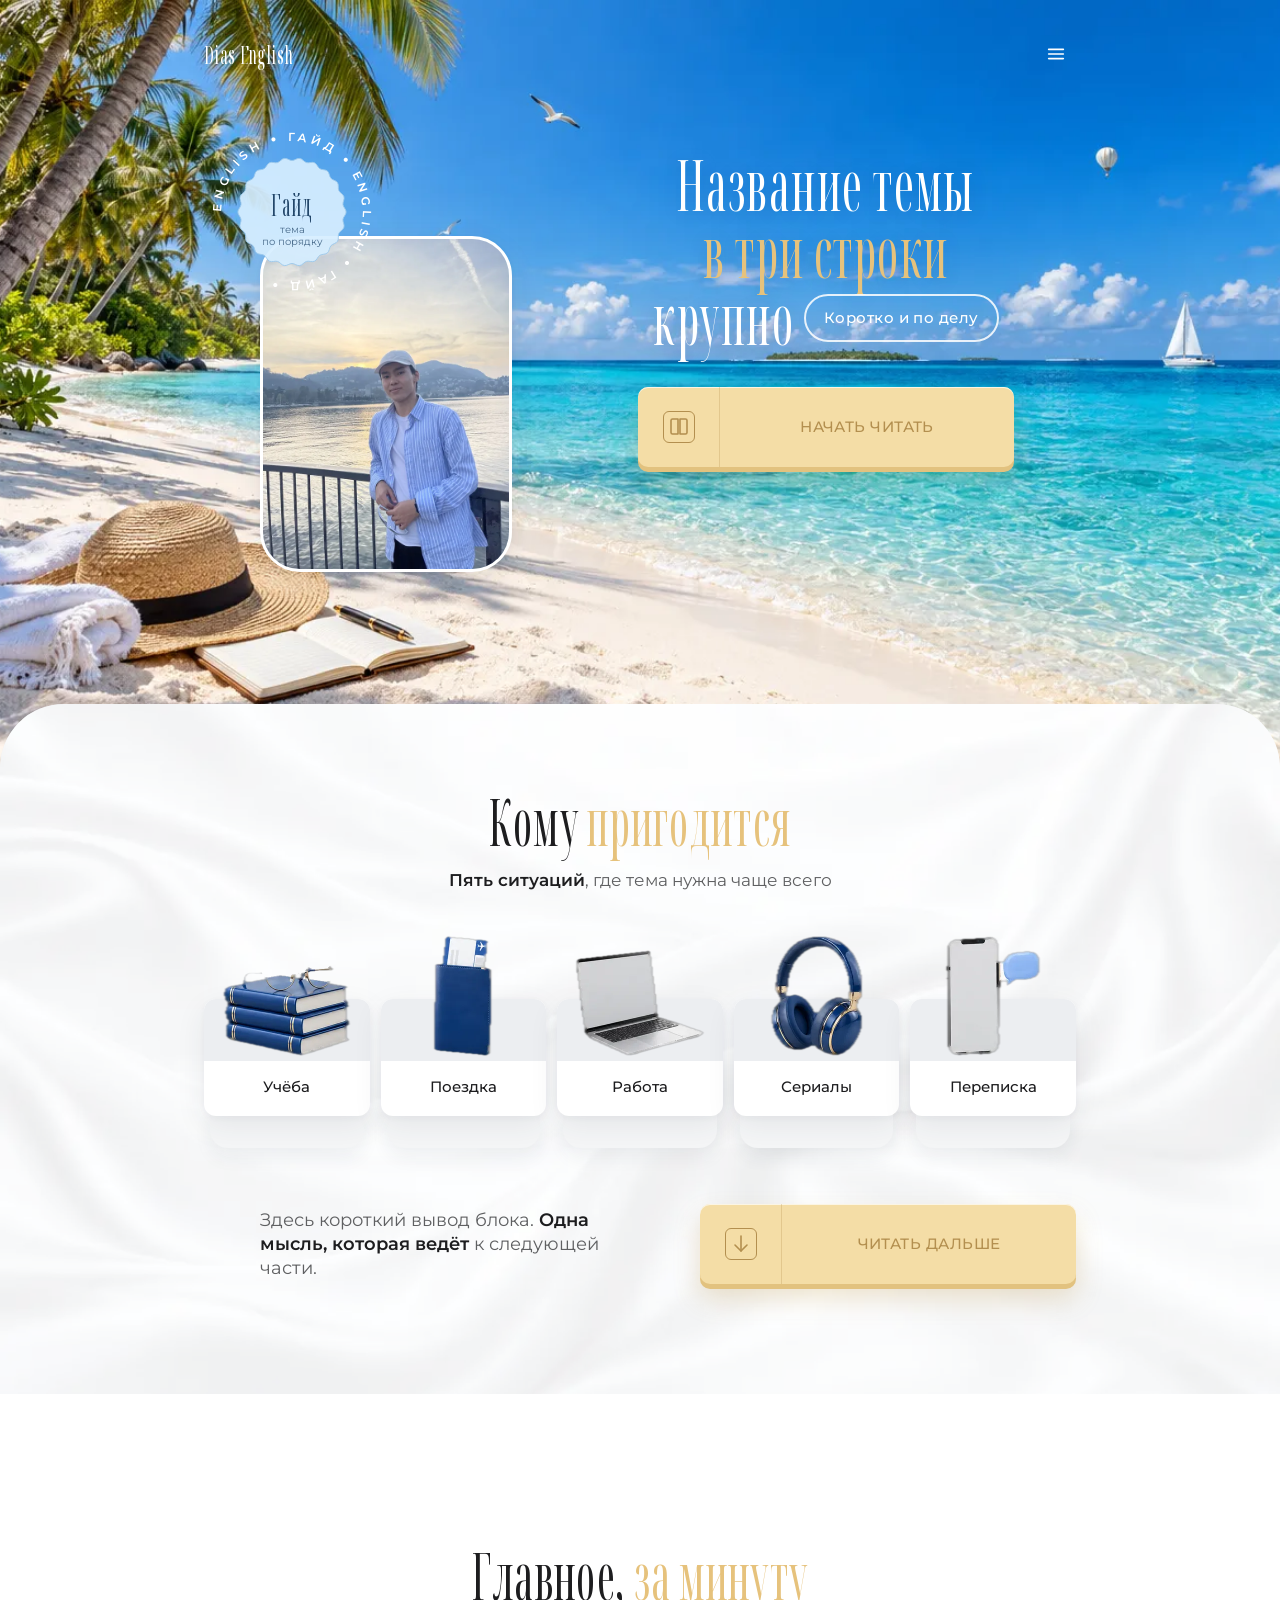
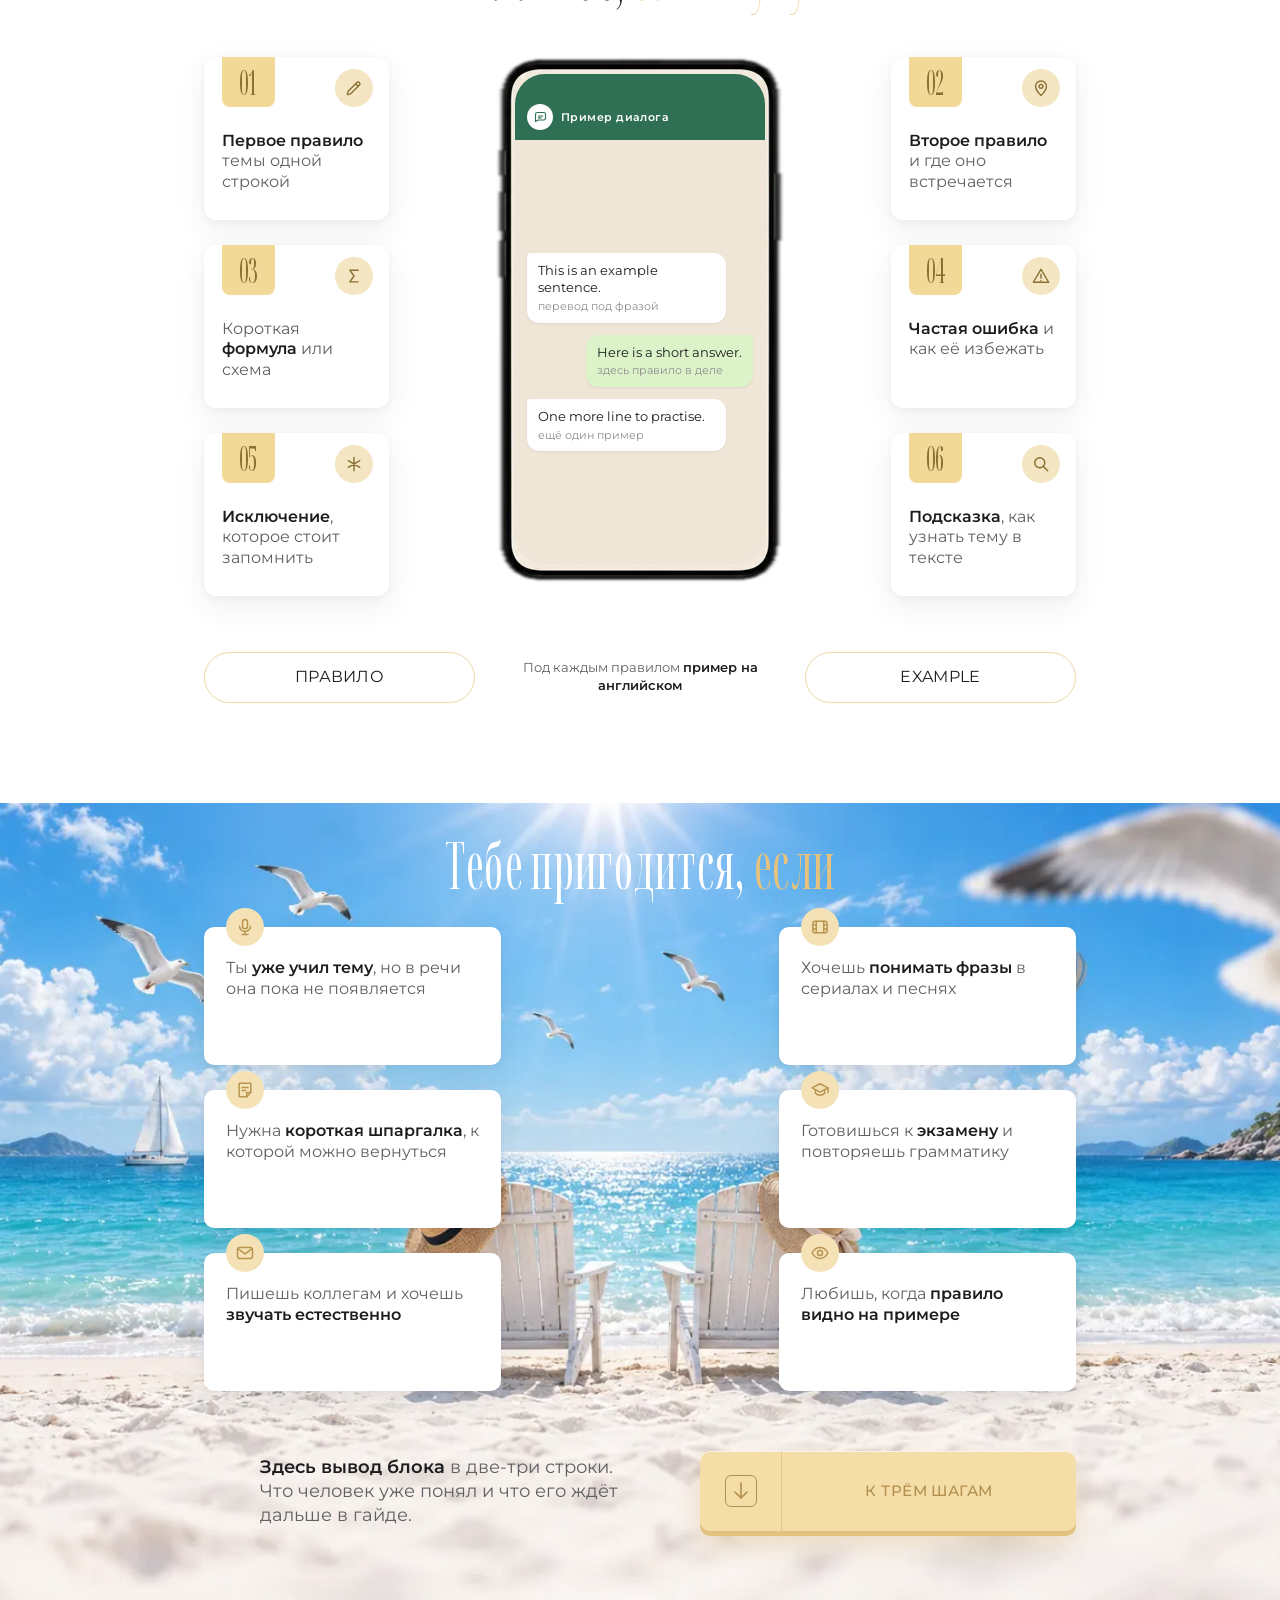
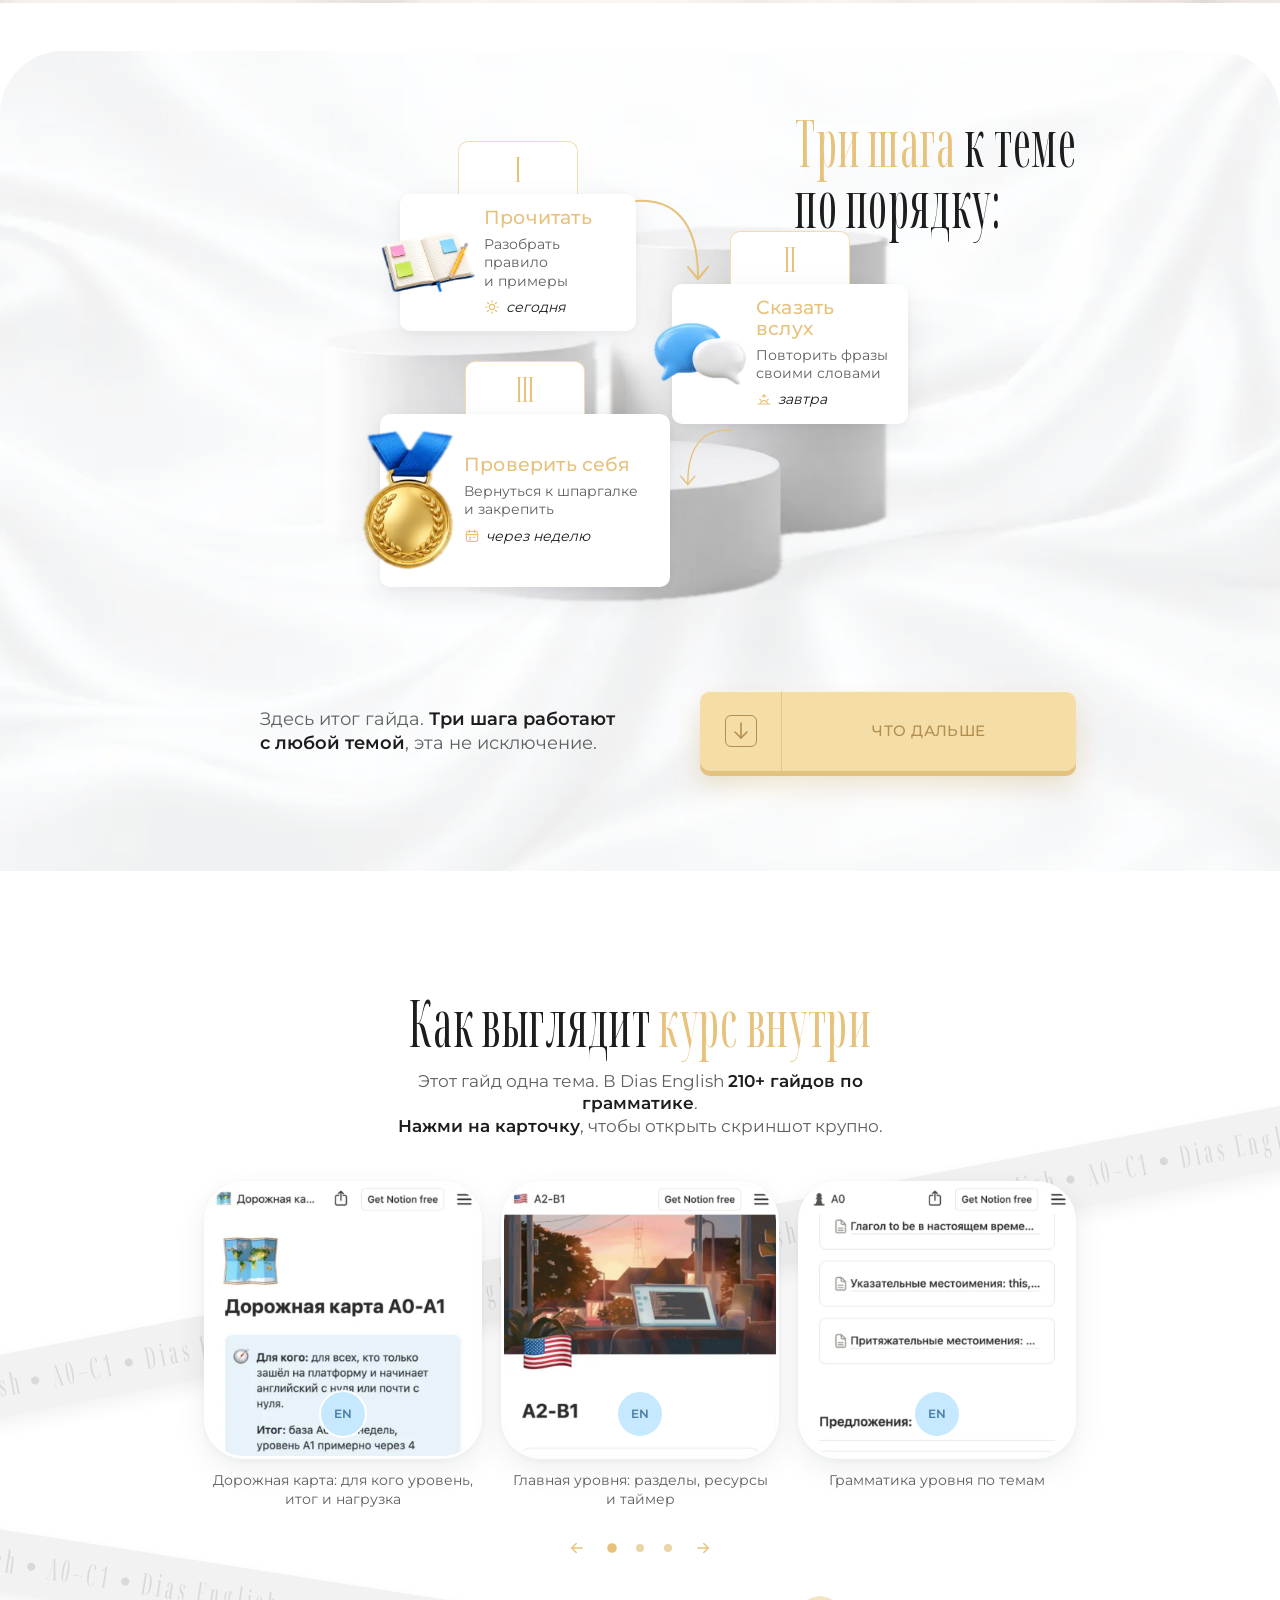
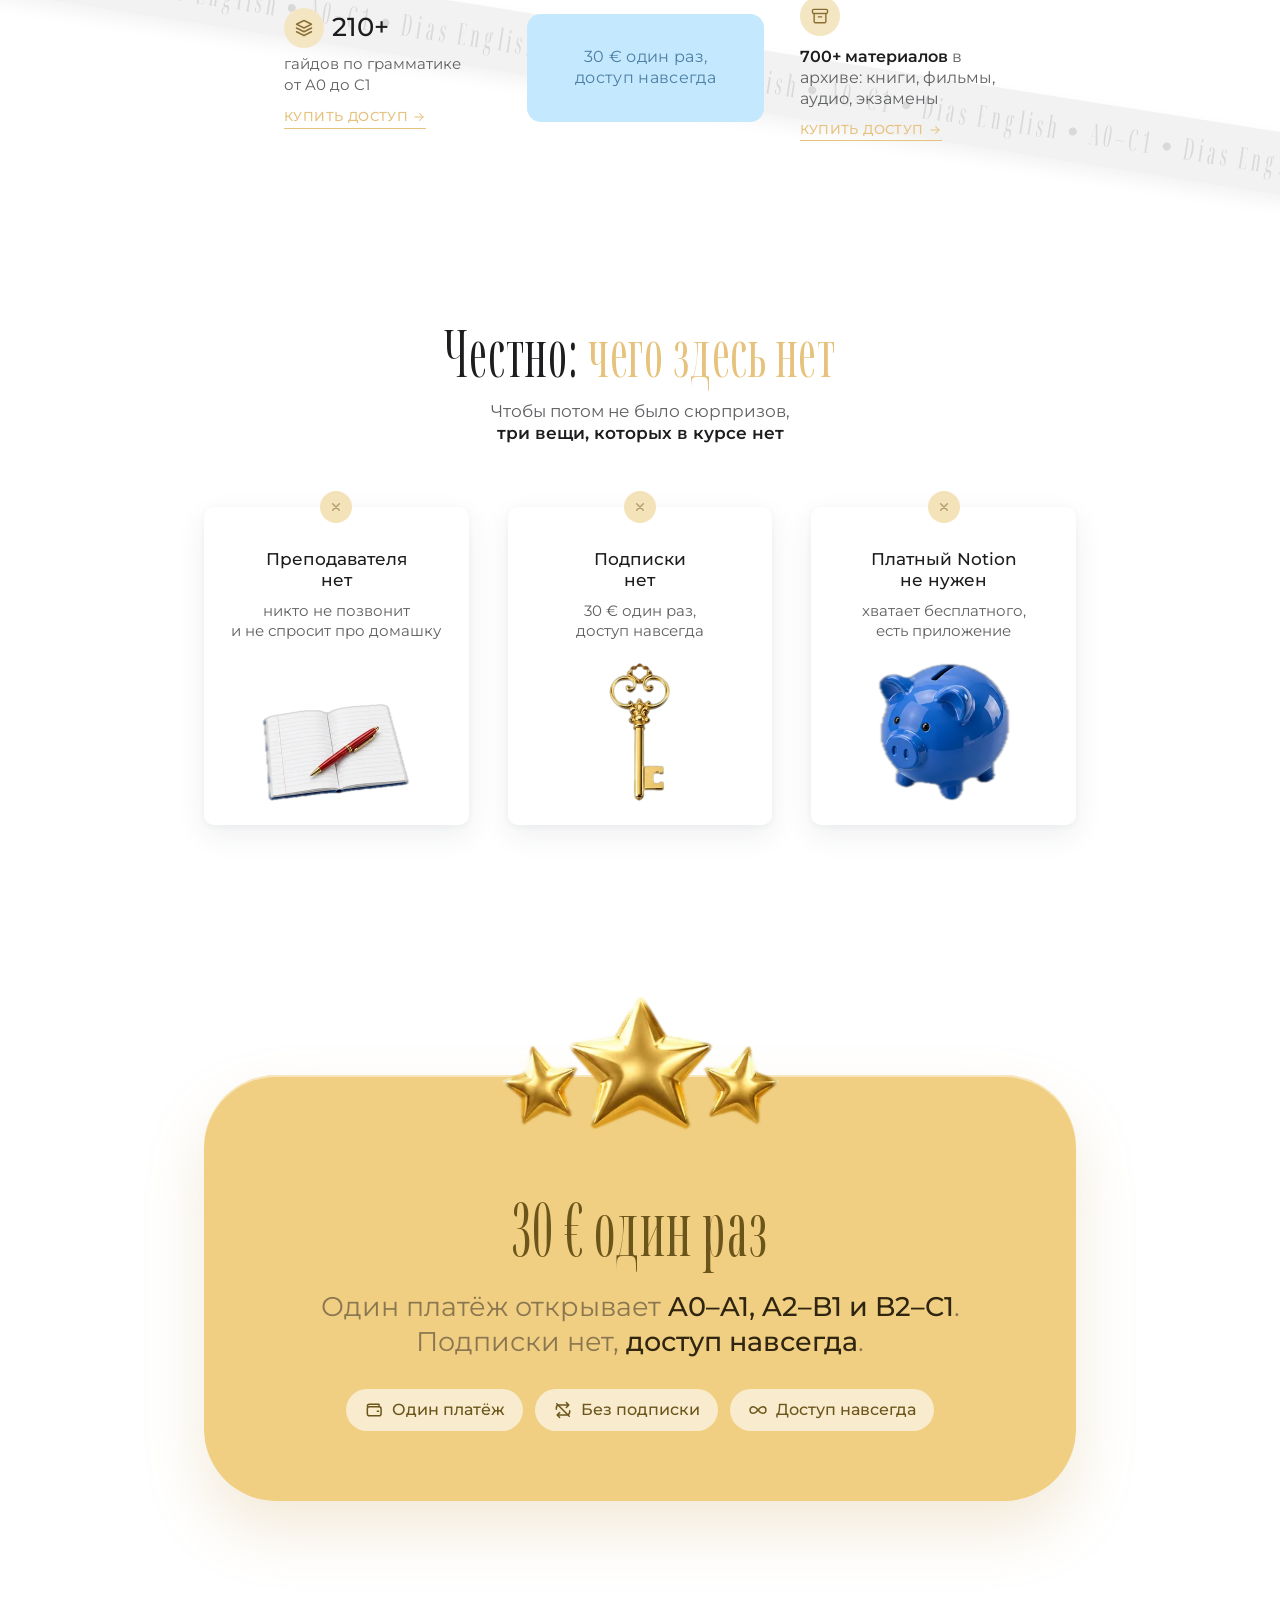
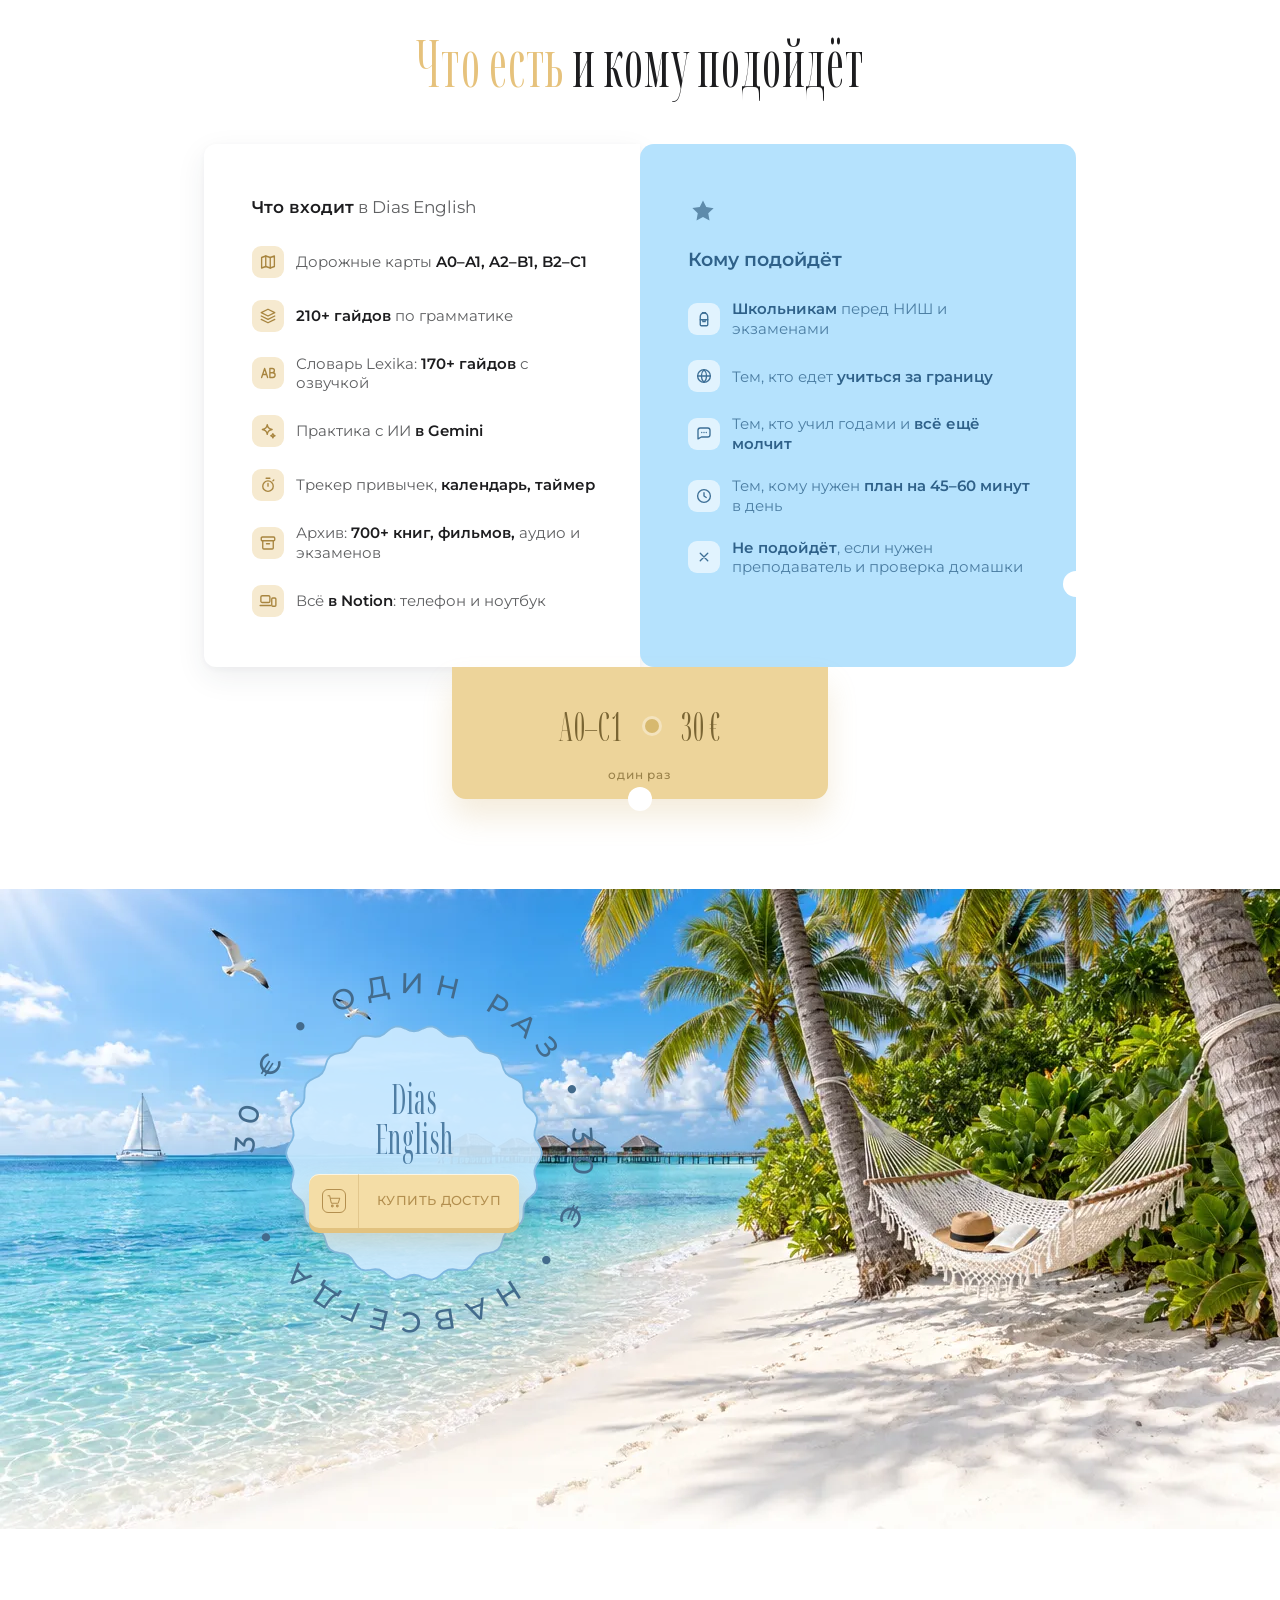
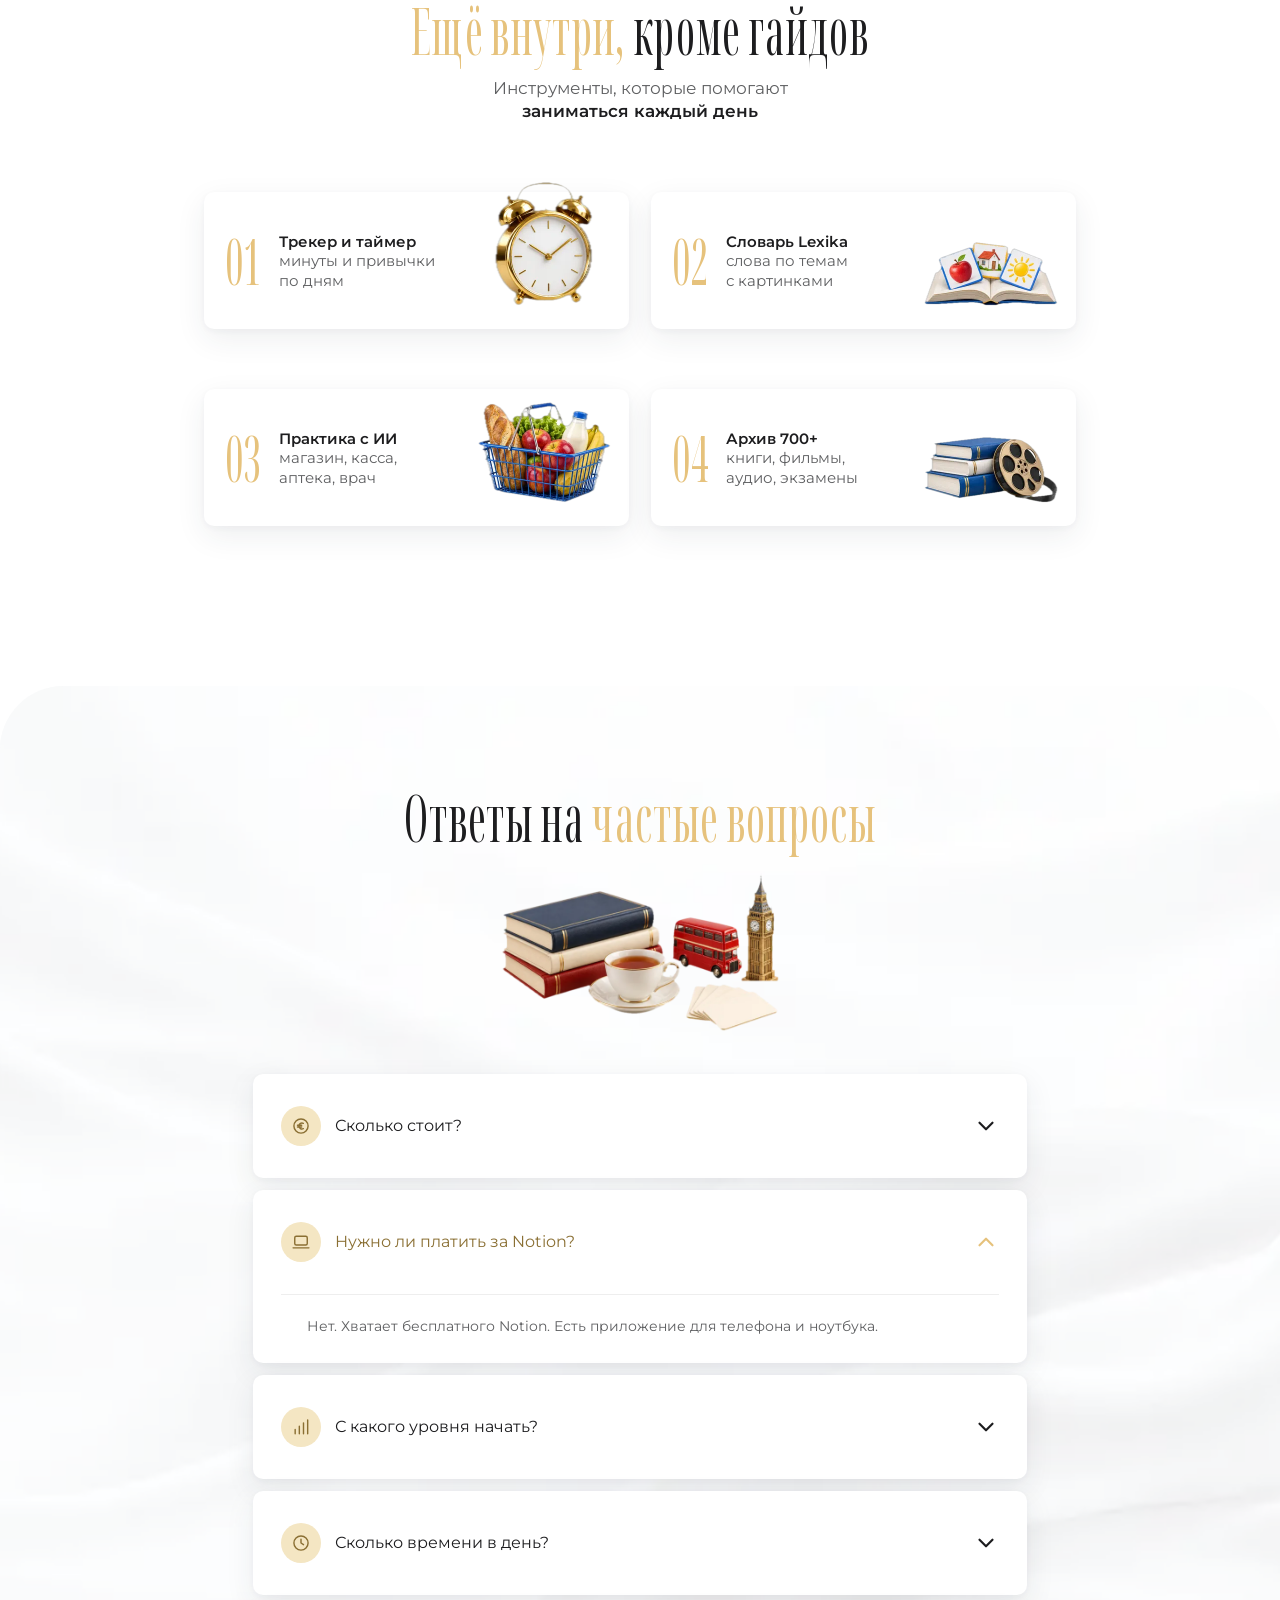
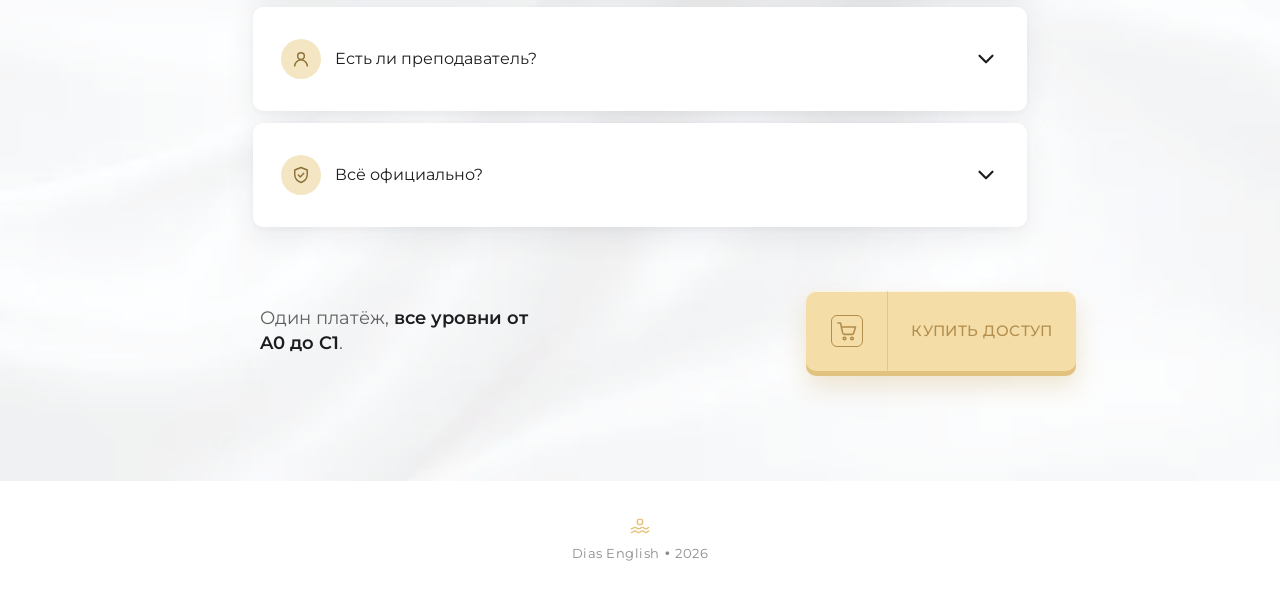
<file: en/lesson/index.html>
<!doctype html>
<html lang="ru">
<head>
<meta charset="utf-8">
<meta name="viewport" content="width=device-width, initial-scale=1">
<title>Гайд: английский и турецкий</title>
<meta http-equiv="refresh" content="0; url=../">
<link rel="canonical" href="../">
<script>location.replace("../" + location.hash);</script>
</head>
<body style="font-family:system-ui,sans-serif;padding:40px;text-align:center">
<p><a href="../">Открыть гайд</a></p>
</body>
</html>
</file>
<file: assets/style.css>
/* Сайт 07. Цвета, шрифты и размеры меняются здесь, в :root. */
@font-face { font-family: "Stellas Tall"; src: url(fonts/stellas-tall.woff) format("woff"); font-display: swap; }
@font-face { font-family: "Montserrat"; src: url(fonts/montserrat.woff) format("woff"); font-weight: 100 900; font-display: swap; }

:root {
  --font-title: "Stellas Tall", "Oswald", "Arial Narrow", sans-serif;
  --font-text: "Montserrat", system-ui, sans-serif;

  --ink: #1d1d1f;          /* заголовки и жирный текст */
  --text: #5f6062;         /* обычный текст */
  --muted: #8b8c8f;
  --gold: #e6c27c;         /* золотая часть заголовка */
  --gold-dark: #8a6f33;    /* цифры в золотых плашках */
  --gold-btn: #f4dda6;     /* кнопка */
  --gold-edge: #e2c27f;    /* нижний край кнопки */
  --gold-text: #b38f4f;    /* текст кнопки */
  --gold-panel: #f0cf82;   /* золотая плашка */
  --gold-soft: #f4e6c3;
  --blue: #2e75d8;
  --blue-card: #b5e2fd;    /* голубая карточка */
  --blue-text: #4c7ea3;
  --blue-soft: #c6e9ff;
  --card: #ffffff;
  --page: #ffffff;
  --panel: #f7f8f9;

  --shadow: 0 10px 30px rgba(40, 52, 70, .08), 0 2px 6px rgba(40, 52, 70, .04);
  --shadow-hover: 0 18px 40px rgba(40, 52, 70, .14), 0 4px 10px rgba(40, 52, 70, .06);
  --radius: 12px;
  --wrap: 872px;
  --h2: 66px;
  --hero: 72px;
  --ease: cubic-bezier(.22, .61, .36, 1);
}

*, *::before, *::after { box-sizing: border-box; }
html { -webkit-text-size-adjust: 100%; scroll-behavior: smooth; }
html.no-scroll { overflow: hidden; }
body { margin: 0; background: var(--page); color: var(--text); font: 400 16px/1.38 var(--font-text); overflow-x: hidden; hyphens: auto; -webkit-hyphens: auto; hyphenate-limit-chars: 10 4 4; overflow-wrap: break-word; }
img { display: block; max-width: 100%; height: auto; }
a { color: inherit; text-decoration: none; }
button { font: inherit; color: inherit; background: none; border: 0; padding: 0; cursor: pointer; }
ul { list-style: none; margin: 0; padding: 0; }
p, h1, h2, h3, figure { margin: 0; }
b { color: var(--ink); font-weight: 600; }
:focus-visible { outline: 2px solid var(--blue); outline-offset: 3px; border-radius: 6px; }

.wrap { width: min(var(--wrap), calc(100% - 48px)); margin: 0 auto; position: relative; }
.gold { color: var(--gold); }
.ic { width: 22px; height: 22px; fill: none; stroke: currentColor; stroke-width: 1.8; stroke-linecap: round; stroke-linejoin: round; flex: none; }

/* ---------- заголовки ---------- */
.h2 { font: 400 var(--h2)/.92 var(--font-title); color: var(--ink); text-align: center; letter-spacing: .02em; hyphens: manual; }
.h2--light { color: #fff; }
.sub { margin: 18px auto 0; text-align: center; font-size: 17px; line-height: 1.32; color: var(--text); max-width: 560px; }

/* ---------- кнопка ---------- */
.btn { display: inline-flex; align-items: stretch; min-height: 80px; width: 376px; max-width: 100%; border-radius: 10px;
  background: var(--gold-btn); color: var(--gold-text);
  box-shadow: 0 5px 0 var(--gold-edge), 0 14px 26px rgba(201, 160, 82, .28), inset 0 1px 0 rgba(255, 255, 255, .7);
  transition: transform .25s var(--ease), box-shadow .25s var(--ease), filter .25s var(--ease); }
.btn__ic { display: grid; place-items: center; width: 82px; border-right: 1px solid rgba(179, 143, 79, .28); flex: none; }
.btn__ic .ic { width: 24px; height: 24px; padding: 3px; border: 1.5px solid currentColor; border-radius: 6px; box-sizing: content-box; stroke-width: 1.6; }
.btn__tx { flex: 1; display: flex; align-items: center; justify-content: center; padding: 0 18px; font-size: 15px; font-weight: 500; letter-spacing: .03em; text-transform: uppercase; text-align: center; line-height: 1.2; }
.btn:hover { transform: translateY(-2px); filter: brightness(1.03); box-shadow: 0 7px 0 var(--gold-edge), 0 20px 34px rgba(201, 160, 82, .36), inset 0 1px 0 rgba(255, 255, 255, .7); }
.btn:active { transform: translateY(3px); box-shadow: 0 2px 0 var(--gold-edge), 0 8px 16px rgba(201, 160, 82, .25); }
.btn--xs { min-height: 54px; width: auto; }
.btn--xs .btn__ic { width: 50px; }
.btn--xs .btn__ic .ic { width: 16px; height: 16px; }
.btn--xs .btn__tx { font-size: 13px; padding: 0 16px; }

/* строка «текст + кнопка» */
.row { display: grid; grid-template-columns: 1fr 376px; align-items: center; gap: 56px; margin-top: 56px; padding-left: 56px; }
.row__tx { font-size: 18px; line-height: 1.34; color: var(--text); max-width: 360px; }
.row__btns { display: flex; flex-wrap: wrap; gap: 18px; justify-content: flex-end; }
.row:has(.row__btns) { grid-template-columns: 1fr auto; }
.row__btns .btn { width: 270px; }
.row:has(.row__btns) .row__tx { max-width: 280px; }

/* ---------- шапка ---------- */
.hdr { position: absolute; top: 0; left: 0; right: 0; z-index: 20; }
.hdr__in { display: flex; align-items: center; justify-content: space-between; height: 108px; }
.hdr__logo { font: 400 26px/1 var(--font-title); letter-spacing: .03em; color: #fff; transition: opacity .2s; }
.hdr__logo:hover { opacity: .8; }
.hdr__r { display: flex; gap: 14px; align-items: center; }
.hdr__ic { display: grid; place-items: center; width: 40px; height: 40px; border-radius: 50%; color: #fff; transition: background .2s, transform .2s; }
.hdr__ic:hover { background: rgba(255, 255, 255, .18); }
.hdr__burger .ic-close { display: none; }
.hdr.is-open .hdr__burger .ic-open { display: none; }
.hdr.is-open .hdr__burger .ic-close { display: block; }
.menu { position: absolute; right: max(24px, calc((100% - var(--wrap)) / 2)); top: 84px; background: #fff; border-radius: var(--radius); box-shadow: var(--shadow-hover); padding: 10px; min-width: 260px; }
.menu a { display: block; padding: 12px 16px; border-radius: 8px; color: var(--ink); font-weight: 500; transition: background .2s, color .2s; }
.menu a:hover { background: var(--gold-soft); color: var(--gold-dark); }

/* ---------- первый экран ---------- */
.hero { position: relative; min-height: 790px; color: #fff; overflow: hidden; }
.hero__bg { position: absolute; inset: 0; }
.hero__bg img { width: 100%; height: 100%; object-fit: cover; object-position: 35% 50%; }
.hero__in { padding-top: 168px; min-height: 790px; }
.hero__copy { position: absolute; left: 372px; width: 500px; top: 150px; text-align: center; }
.hero__title { font: 400 var(--hero)/.93 var(--font-title); letter-spacing: .02em; hyphens: manual; text-shadow: 0 2px 18px rgba(20, 60, 130, .18); }
.hero__line { display: block; white-space: nowrap; }
.pill { display: inline-flex; align-items: center; vertical-align: middle; height: 48px; margin-left: 10px; padding: 0 18px; border: 2px solid rgba(255, 255, 255, .85); border-radius: 999px;
  font: 500 15px/1 var(--font-text); letter-spacing: .03em; font-style: normal; text-shadow: none; transform: translateY(-8px); }
.btn--hero { margin-top: 36px; }
/* Фото автора целиком, со своим фоном, в рамке как у скриншотов (люди не вырезаются) */
.hero__author { position: absolute; left: 56px; top: 236px; width: 252px; aspect-ratio: 3 / 4; margin: 0; border-radius: 40px; overflow: hidden; border: 3px solid #fff; box-shadow: var(--shadow); background: #dbe9f5; }
.hero__author img { width: 100%; height: 100%; object-fit: cover; object-position: 50% 30%; }
.badge { z-index: 1; }
.badge { position: absolute; left: 4px; top: 128px; width: 168px; height: 168px; display: grid; place-items: center; color: #23476a; }
.ring { position: absolute; inset: 0; width: 100%; height: 100%; animation: spin 40s linear infinite; }
.ring text { font: 600 14px var(--font-text); letter-spacing: .32em; fill: #fff; text-transform: uppercase; }
.badge__shape { position: absolute; inset: 18px; width: calc(100% - 36px); height: calc(100% - 36px); }
.badge__shape path { fill: rgba(214, 238, 255, .92); stroke: #9dc9ec; stroke-width: 1.4; }
.badge__big { position: relative; font: 400 30px/1 var(--font-title); letter-spacing: .03em; margin-top: -14px; }
.badge__small { position: absolute; top: 96px; font-size: 10px; line-height: 1.2; text-align: center; color: #4a6c8c; }
@keyframes spin { to { transform: rotate(360deg); } }

/* ---------- секции ---------- */
.sec { position: relative; padding: 100px 0; }
.sec--panel { background: var(--panel) url(img/bg-silk.webp) center / cover; border-radius: 64px 64px 0 0; margin-top: -86px; z-index: 2; }
.sec--panel::before { content: ""; position: absolute; inset: 0; background: rgba(255, 255, 255, .55); border-radius: inherit; pointer-events: none; }
.sec--panel > .wrap { z-index: 1; }

/* кому пригодится */
.sec--who { padding-top: 86px; padding-bottom: 110px; }
.who-list { display: grid; grid-template-columns: repeat(5, 1fr); gap: 11px; margin-top: 108px; }
.who { position: relative; }
.who__card { position: relative; z-index: 1; background: var(--card); border-radius: var(--radius); box-shadow: var(--shadow); transition: transform .3s var(--ease), box-shadow .3s var(--ease); }
.who__pic { position: relative; height: 62px; background: #eceef1; border-radius: var(--radius) var(--radius) 0 0; }
.who__pic img { position: absolute; left: 50%; bottom: 0; transform: translateX(-50%); height: 142px; width: auto; max-width: none; }
.who__tx { padding: 16px 8px 18px; text-align: center; font-size: 15px; font-weight: 500; color: var(--ink); }
.who__base { height: 40px; margin: -8px 6px 0; border-radius: 0 0 18px 18px; background: #f5f6f7; box-shadow: 0 10px 18px rgba(40, 52, 70, .06); }
.who:hover .who__card { transform: translateY(-6px); box-shadow: var(--shadow-hover); }

/* главное за минуту */
.sec--points { padding-top: 150px; }
.points { display: grid; grid-template-columns: 185px 1fr 185px; gap: 0; margin-top: 52px; align-items: start; }
.points__col { display: grid; gap: 25px; position: relative; z-index: 2; }
.point { position: relative; min-height: 163px; padding: 74px 18px 18px; background: var(--card); border-radius: var(--radius); box-shadow: var(--shadow); font-size: 16px; line-height: 1.3; transition: transform .3s var(--ease), box-shadow .3s var(--ease); }
.point:hover { transform: translateY(-5px); box-shadow: var(--shadow-hover); }
.num { position: absolute; left: 18px; top: 0; width: 53px; height: 50px; display: grid; place-items: center; border-radius: 0 0 8px 8px; background: #f2d998;
  font: 400 34px/1 var(--font-title); color: var(--gold-dark); letter-spacing: .02em; }
.phone { position: relative; width: 290px; margin: 0 auto; z-index: 1; }
.phone__img { width: 100%; }
.phone__screen { position: absolute; left: 6.9%; width: 86.2%; top: 3.4%; height: 93%; border-radius: 30px; overflow: hidden; background: #efe6d8; display: flex; flex-direction: column; }
.chat__head { display: flex; align-items: center; gap: 8px; padding: 30px 12px 10px; background: #2f6f53; color: #fff; }
.chat__ava { display: grid; place-items: center; width: 26px; height: 26px; border-radius: 50%; background: #fff; color: #2f6f53; }
.chat__ava .ic { width: 15px; height: 15px; }
.chat__name { font-size: 11px; font-weight: 600; letter-spacing: .04em; }
.chat__body { flex: 1; display: flex; flex-direction: column; justify-content: center; gap: 12px; padding: 14px 12px; }
.msg { max-width: 88%; padding: 9px 11px; border-radius: 12px; font-size: 13px; line-height: 1.3; color: var(--ink); box-shadow: 0 1px 2px rgba(0, 0, 0, .08); hyphens: manual; }
.msg small { display: block; margin-top: 3px; font-size: 11px; color: var(--muted); }
.msg--in { background: #fff; border-top-left-radius: 4px; }
.msg--out { background: #dcf3c9; align-self: flex-end; border-top-right-radius: 4px; }
.pills { display: grid; grid-template-columns: 271px 1fr 271px; align-items: center; gap: 24px; margin-top: 56px; }
.opill { display: grid; place-items: center; height: 51px; border: 1.5px solid #ead9a8; border-radius: 999px; font-size: 16px; letter-spacing: .02em; text-transform: uppercase; color: var(--ink); background: #fff; transition: background .25s, border-color .25s; }
.opill:hover { background: var(--gold-soft); border-color: var(--gold); }
.pills__note { text-align: center; font-size: 13px; color: var(--text); }

/* тебе пригодится */
.sec--checks { padding-top: 30px; padding-bottom: 80px; overflow: hidden; }
.checks__bg { position: absolute; left: 0; right: 0; top: 0; height: 800px; }
.checks__bg img { width: 100%; height: 100%; object-fit: cover; object-position: 50% 40%; }

.checks { display: grid; grid-template-columns: 297px 297px; justify-content: space-between; gap: 25px 0; margin-top: 34px; position: relative; }
.check { position: relative; min-height: 138px; padding: 30px 22px 20px; background: var(--card); border-radius: 10px; box-shadow: var(--shadow); font-size: 16px; line-height: 1.32; transition: transform .3s var(--ease), box-shadow .3s var(--ease); }
.check:hover { transform: translateY(-5px); box-shadow: var(--shadow-hover); }
.check__ic { position: absolute; left: 22px; top: -14px; width: 28px; height: 28px; border-radius: 50%; display: grid; place-items: center; background: #f4e2b6; color: #b8954f; }
.check__ic .ic { width: 16px; height: 16px; stroke-width: 2.4; }
.sec--checks .row { position: relative; margin-top: 60px; }

/* три шага */
.sec--steps { margin-top: 40px; padding-top: 60px; }
.steps { position: relative; }
.steps__stage { position: relative; height: 560px; }
.steps__podium { position: absolute; left: 110px; top: 110px; width: 580px; }
.h2--steps { position: absolute; right: 0; top: 0; text-align: left; }
.step { position: absolute; width: 236px; }
.step__card, .point, .check { hyphens: manual; }
.step--1 { left: 196px; top: 30px; }
.step--2 { left: 468px; top: 120px; }
.step--3 { left: 176px; top: 250px; width: 290px; }
.step__tab { display: grid; place-items: center; width: 120px; height: 54px; margin: 0 auto -1px; background: #fff; border: 1.5px solid #f0deb0; border-bottom: 0; border-radius: 10px 10px 0 0;
  font: 400 34px/1 var(--font-title); color: var(--gold); }
.step__card { display: flex; align-items: center; gap: 8px; min-height: 124px; padding: 14px 16px 14px 0; background: var(--card); border-radius: 10px; box-shadow: var(--shadow); transition: transform .3s var(--ease), box-shadow .3s var(--ease); }
.step:hover .step__card { transform: translateY(-5px); box-shadow: var(--shadow-hover); }
.step__img { width: 96px; margin-left: -20px; }
.step__t { font: 500 19px/1.1 var(--font-text); color: var(--gold); letter-spacing: .01em; }
.step__d { margin-top: 6px; font-size: 14px; line-height: 1.3; color: var(--text); }
.step__time { margin-top: 8px; font-size: 14px; font-style: italic; color: var(--ink); }
.sec--steps .row { margin-top: 20px; }

/* галерея платформ */
.sec--gallery { padding-top: 120px; overflow: hidden; }
.ribbon { position: absolute; left: -10%; right: -10%; top: 360px; height: 62px; transform: rotate(-11deg); background: #f2f2f2; box-shadow: 0 8px 18px rgba(0, 0, 0, .05); overflow: hidden; pointer-events: none; }
.ribbon span { display: block; white-space: nowrap; font: 400 30px/62px var(--font-title); letter-spacing: .14em; color: #d9d9d9; }
.ribbon--2 { top: 760px; transform: rotate(9deg); }
.ribbon { z-index: 0; }
.sec--gallery > .wrap { z-index: 1; }
.gallery { position: relative; margin-top: 44px; }
.gpage[hidden] { display: none; }
.gpage { display: grid; grid-template-columns: repeat(3, 1fr); gap: 19px; }
.gpage.is-on { animation: fadeIn .45s var(--ease); }
@keyframes fadeIn { from { opacity: 0; transform: translateY(8px); } }
.shot { min-width: 0; }
.shot__btn { position: relative; display: block; width: 100%; aspect-ratio: 1 / 1; border-radius: 40px; overflow: hidden; background: #f1f2f4; box-shadow: var(--shadow); border: 3px solid #fff; transition: transform .3s var(--ease), box-shadow .3s var(--ease); }
.shot__btn img { width: 100%; height: 100%; object-fit: cover; object-position: 50% 0; filter: grayscale(.15); transition: filter .3s; }
.shot__btn:hover { transform: translateY(-6px); box-shadow: var(--shadow-hover); }
.shot__btn:hover img { filter: none; }
.shot__tag { position: absolute; left: 50%; bottom: 18px; transform: translateX(-50%); width: 48px; height: 48px; border-radius: 50%; display: grid; place-items: center; background: var(--blue-soft); border: 2px solid #fff; color: var(--blue-text); font-size: 12px; font-weight: 600; }
.shot__zoom { position: absolute; right: 18px; top: 18px; width: 36px; height: 36px; border-radius: 50%; display: grid; place-items: center; background: rgba(255, 255, 255, .9); color: var(--ink); opacity: 0; transition: opacity .25s; }
.shot__zoom .ic { width: 16px; height: 16px; }
.shot__btn:hover .shot__zoom, .shot__btn:focus-visible .shot__zoom { opacity: 1; }
.shot figcaption { margin-top: 12px; text-align: center; font-size: 14px; line-height: 1.3; color: var(--text); padding: 0 6px; }
.gnav { display: flex; justify-content: center; align-items: center; gap: 6px; margin-top: 22px; color: var(--gold); position: relative; }
.gnav__arr { display: grid; place-items: center; width: 36px; height: 36px; border-radius: 50%; color: var(--gold); transition: background .2s; }
.gnav__arr:hover { background: var(--gold-soft); }
.gnav__arr .ic { width: 18px; height: 18px; }
.dot { width: 22px; height: 22px; position: relative; }
.dot::after { content: ""; position: absolute; inset: 7px; border-radius: 50%; background: #e9d6a6; transition: background .2s, transform .2s; }
.dot.is-on::after, .dot:hover::after { background: var(--gold); transform: scale(1.2); }
.facts { display: grid; grid-template-columns: 1fr 237px 1fr; gap: 36px; align-items: center; margin-top: 30px; position: relative; padding: 0 70px 0 80px; }
.facts__big { font-size: 20px; font-weight: 500; color: var(--ink); display: flex; align-items: center; gap: 8px; }
.facts__stars { display: inline-flex; gap: 2px; color: #f3dca8; }
.facts__stars .ic { width: 15px; height: 15px; fill: currentColor; stroke: none; }
.facts__sub { margin-top: 6px; font-size: 15px; color: var(--text); }
.glink { display: inline-flex; align-items: center; gap: 4px; margin-top: 12px; padding-bottom: 2px; border-bottom: 1.5px solid var(--gold); color: var(--gold); font-size: 13px; font-weight: 500; letter-spacing: .03em; text-transform: uppercase; transition: color .2s, gap .2s; }
.glink .ic { width: 14px; height: 14px; }
.glink:hover { color: var(--gold-dark); gap: 8px; }
.facts__box { display: grid; place-items: center; min-height: 108px; padding: 14px; border-radius: 14px; background: #c4e8fe; color: var(--blue-text); font-size: 16px; line-height: 1.3; text-align: center; letter-spacing: .02em; }
.facts__r { font-size: 16px; line-height: 1.32; }

/* почему не получалось */
.sec--pains { padding-top: 80px; }
.pains { display: grid; grid-template-columns: repeat(3, 1fr); gap: 39px; margin-top: 62px; }
.pain { position: relative; display: flex; flex-direction: column; align-items: center; min-height: 318px; padding: 42px 16px 0; text-align: center; background: #fff; border-radius: 10px; box-shadow: var(--shadow); overflow: visible; transition: transform .3s var(--ease), box-shadow .3s var(--ease); }
.pain:hover { transform: translateY(-6px); box-shadow: var(--shadow-hover); }
.pain__x { position: absolute; left: 50%; top: -16px; transform: translateX(-50%); width: 32px; height: 32px; border-radius: 50%; display: grid; place-items: center; background: #f4e3b9; color: #b39e73; }
.pain__x .ic { width: 16px; height: 16px; stroke-width: 2.2; }
.pain h3 { font-size: 17px; font-weight: 500; line-height: 1.25; color: var(--ink); }
.pain p { margin-top: 10px; font-size: 15px; line-height: 1.3; color: var(--text); }
.pain__img { margin-top: auto; height: 178px; width: auto; border-radius: 0 0 10px 10px; }

/* золотая плашка */
.sec--promise { padding: 150px 0 60px; }
.promise { position: relative; padding: 118px 40px 70px; border-radius: 72px; background: var(--gold-panel); text-align: center; box-shadow: 0 30px 60px rgba(201, 160, 82, .22), inset 0 2px 0 rgba(255, 255, 255, .45); }
.promise__stars { position: absolute; left: 50%; top: -84px; transform: translateX(-50%); width: 290px; }
.promise__t { font: 400 74px/.95 var(--font-title); color: #6b551b; letter-spacing: .02em; }
.promise__d { margin-top: 26px; font-size: 27px; line-height: 1.3; color: #8a7650; }
.promise__d b { color: #2f2510; font-weight: 500; }

/* что входит */
.sec--includes { padding-top: 70px; padding-bottom: 60px; }
.inc { display: grid; grid-template-columns: 1fr 1fr; margin-top: 52px; align-items: stretch; }
.inc__card { padding: 52px 40px 50px 48px; }
.inc__card--w { background: #fff; border-radius: 12px 0 0 12px; box-shadow: var(--shadow); }
.inc__card--b { position: relative; background: var(--blue-card); border-radius: 14px; color: var(--blue-text); }
.inc__card--b::after { content: ""; position: absolute; right: -13px; bottom: 70px; width: 26px; height: 26px; border-radius: 50%; background: #fff; }
.inc__name { font-size: 17px; margin-bottom: 26px; color: var(--text); }
.inc__star { display: block; color: #5e8bab; }
.inc__star .ic { width: 30px; height: 30px; fill: currentColor; stroke: none; }
.inc__intro { margin: 16px 0 26px; font-size: 19px; line-height: 1.3; }
.inc__intro b { color: #2f6189; }
.inc__list { display: grid; gap: 22px; }
.inc__list li { display: grid; grid-template-columns: 16px 1fr; gap: 12px; font-size: 15px; line-height: 1.32; }
.inc__list .ic { width: 16px; height: 16px; margin-top: 2px; border-radius: 3px; padding: 2px; stroke-width: 3; box-sizing: border-box; }
.inc__list--gold .ic { background: #e3c98f; color: #fff; }
.inc__list--blue .ic { background: rgba(255, 255, 255, .55); color: #4c7ea3; border: 1.5px solid #7fb0d3; }
.inc__list--blue b { color: #2f6189; }
.ticket { position: relative; display: flex; align-items: center; justify-content: center; gap: 22px; width: 376px; height: 132px; margin: 0 auto; padding-bottom: 14px; background: #edd49a;
  border-radius: 0 0 14px 14px; color: #7a6533; font: 400 40px/1 var(--font-title); letter-spacing: .02em; box-shadow: 0 18px 30px rgba(201, 160, 82, .2); }
.ticket::before, .ticket::after { content: ""; position: absolute; bottom: -12px; width: 24px; height: 24px; border-radius: 50%; background: var(--page); }
.ticket::before { left: calc(50% - 12px); }
.ticket::after { display: none; }
.ticket i { width: 14px; height: 14px; border-radius: 50%; background: #d7b96f; box-shadow: 0 0 0 3px rgba(255, 255, 255, .35); }
.ticket small { position: absolute; bottom: 18px; font: 500 12px/1 var(--font-text); letter-spacing: .08em; color: #9a824a; }

/* баннер покупки */
.promo { position: relative; min-height: 640px; margin-top: 30px; overflow: hidden; }
.promo__bg { position: absolute; inset: 0; }
.promo__bg img { width: 100%; height: 100%; object-fit: cover; object-position: 50% 50%; }


.promo__in { position: relative; z-index: 2; padding-top: 74px; }
.pbadge { position: relative; width: 380px; height: 380px; margin-left: 20px; display: grid; place-items: center; align-content: center; gap: 16px; }
.pbadge .ring { animation-duration: 60s; }
.pbadge .ring text { font: 500 15px var(--font-text); letter-spacing: .35em; fill: #436b8c; }
.pbadge__shape { position: absolute; inset: 34px; width: calc(100% - 68px); height: calc(100% - 68px); }
.pbadge__shape path { fill: rgba(204, 234, 255, .9); stroke: #7fb7e0; stroke-width: 1.2; }
.pbadge__t { position: relative; font: 400 42px/.95 var(--font-title); color: #4f7ea4; text-align: center; letter-spacing: .02em; }
.pbadge__btns { position: relative; display: grid; gap: 10px; width: 210px; }
.pbadge__btns .btn { width: 100%; }

/* ещё внутри */
.sec--bonus { padding-top: 70px; }
.bonuses { display: grid; grid-template-columns: 1fr 1fr; gap: 60px 22px; margin-top: 70px; }
.bonus { position: relative; display: flex; align-items: center; gap: 16px; min-height: 137px; padding: 18px 186px 18px 22px; background: var(--card); border-radius: 10px; box-shadow: var(--shadow); transition: transform .3s var(--ease), box-shadow .3s var(--ease); }
.bonus:hover { transform: translateY(-5px); box-shadow: var(--shadow-hover); }
.bonus__n { font: 400 64px/1 var(--font-title); color: var(--gold); letter-spacing: .02em; }
.bonus p { position: relative; z-index: 1; font-size: 15px; line-height: 1.3; }
.bonus__img { position: absolute; right: 0; bottom: 0; height: 172px; width: auto; border-radius: 0 0 10px 0; }

/* вопросы */
.sec--faq { margin-top: 60px; padding-bottom: 110px; }
.faq { width: min(774px, 100%); margin: 52px auto 0; display: grid; gap: 12px; }
.qa { background: #fff; border-radius: 10px; box-shadow: var(--shadow); transition: box-shadow .3s; }
.qa:hover { box-shadow: var(--shadow-hover); }
.qa__q { display: grid; grid-template-columns: 20px 1fr 26px; gap: 14px; align-items: center; width: 100%; min-height: 104px; padding: 18px 28px; text-align: left; font-size: 16px; color: var(--ink); }
.qa__ic { color: #e9c56a; }
.qa__ic .ic { width: 20px; height: 20px; fill: #f4d68d; stroke: #fff; stroke-width: 2; }
.qa__ch { width: 26px; height: 26px; stroke-width: 2; transition: transform .3s var(--ease), color .3s; }
.qa.is-open .qa__t { color: var(--gold-dark); }
.qa.is-open .qa__ch { transform: rotate(180deg); color: var(--gold); }
.qa__a { display: grid; grid-template-rows: 0fr; transition: grid-template-rows .35s var(--ease); }
.qa__a > div { overflow: hidden; }
.qa.is-open .qa__a { grid-template-rows: 1fr; }
.qa__a p { margin: 0 28px; padding: 22px 26px 26px; border-top: 1px solid #eee; font-size: 14px; line-height: 1.4; color: var(--text); }
.sec--faq .row { margin-top: 64px; }

/* подвал, лайтбокс */
.ftr { padding: 34px 0 40px; text-align: center; font-size: 13px; color: var(--muted); letter-spacing: .04em; }
.lb { position: fixed; inset: 0; z-index: 100; display: grid; place-items: center; padding: 60px 20px 30px; background: rgba(20, 28, 40, .82); }
.lb[hidden] { display: none; }
.lb figure { max-width: min(900px, 100%); max-height: 100%; display: flex; flex-direction: column; align-items: center; gap: 12px; }
.lb img { max-height: calc(100vh - 140px); width: auto; border-radius: 16px; background: #fff; }
.lb figcaption { color: #fff; font-size: 15px; text-align: center; }
.lb__x { position: absolute; right: 18px; top: 16px; width: 46px; height: 46px; border-radius: 50%; display: grid; place-items: center; background: #fff; color: var(--ink); transition: transform .2s, background .2s; }
.lb__x:hover { background: var(--gold-soft); transform: rotate(90deg); }

/* появление */
.reveal { opacity: 0; transform: translateY(22px); transition: opacity .7s var(--ease) var(--d, 0ms), transform .7s var(--ease) var(--d, 0ms); }
.reveal.is-in { opacity: 1; transform: none; }

/* ---------- планшет ---------- */
@media (max-width: 1100px) {
  :root { --wrap: 760px; --h2: 58px; --hero: 62px; }
  .hero__copy { left: 300px; width: 460px; }
  .hero__author { left: 36px; top: 250px; width: 220px; }
  .points { grid-template-columns: 175px 1fr 175px; }
  .phone { width: 270px; }
  .checks { grid-template-columns: 270px 270px; }
  .steps__podium { left: 90px; }
  .step--1 { left: 150px; } .step--2 { left: 390px; } .step--3 { left: 130px; }
  .row { padding-left: 20px; gap: 32px; grid-template-columns: 1fr 340px; }
  .row .btn { width: 340px; }
  .row:has(.row__btns) { grid-template-columns: 1fr; }
  .row__btns { justify-content: flex-start; }
  .facts { padding: 0; }
  .bonus { padding-right: 130px; }
  .bonus__img { height: 160px; }
}

/* ---------- телефон ---------- */
@media (max-width: 760px) {
  :root { --h2: 44px; --hero: 50px; }
  .wrap { width: calc(100% - 32px); }
  .sub { font-size: 16px; }
  .btn { width: 100%; min-height: 70px; }
  .btn__ic { width: 66px; }
  .row { grid-template-columns: 1fr; padding-left: 0; gap: 22px; margin-top: 40px; }
  .row .btn, .row__btns .btn { width: 100%; }
  .row__tx { font-size: 17px; max-width: none; }
  .hdr__in { height: 76px; }
  .hdr__logo { font-size: 22px; }
  .menu { top: 64px; right: 16px; left: 16px; }

  .hero, .hero__in { min-height: 720px; }
  .hero__bg img { object-position: 22% 50%; }
  .hero__bg::after { content: ""; position: absolute; inset: 0; background: rgba(30, 90, 190, .18); }
  .hero__copy { position: relative; left: auto; top: auto; width: 100%; }
  .hero__in { padding-top: 214px; }
  .hero__line { white-space: normal; }
  .pill { display: flex; width: max-content; margin: 14px auto 0; height: 42px; font-size: 13px; transform: none; }
  .btn--hero { margin-top: 26px; }
  .hero__author { position: relative; left: auto; top: auto; width: min(200px, 60%); margin: 22px auto 76px; border-radius: 30px; }
  .badge { left: auto; right: 0; top: 74px; width: 120px; height: 120px; }
  .badge__shape { inset: 13px; width: calc(100% - 26px); height: calc(100% - 26px); }
  .ring text { font-size: 15px; }
  .badge__big { font-size: 22px; margin-top: -10px; }
  .badge__small { top: 68px; font-size: 8px; }

  .sec { padding: 72px 0; }
  .sec--panel { border-radius: 36px 36px 0 0; margin-top: -48px; }
  .sec--who { padding-top: 60px; }
  .who-list { display: flex; flex-wrap: wrap; justify-content: center; gap: 70px 10px; margin-top: 92px; }
  .who { flex: 0 0 calc((100% - 20px) / 3); }
  .who__pic img { height: 120px; }
  .who__tx { font-size: 13px; padding: 12px 4px 14px; }

  .sec--points { padding-top: 100px; }
  .points { grid-template-columns: 1fr 1fr; gap: 14px; }
  .phone { grid-column: 1 / -1; order: -1; width: min(260px, 100%); margin: 0 auto; }
  .points__col { gap: 14px; }
  .point { min-height: 150px; padding: 66px 14px 14px; font-size: 15px; }
  .num { left: 14px; }
  .pills { grid-template-columns: 1fr 1fr; gap: 14px; }
  .pills__note { grid-column: 1 / -1; order: 3; }

  .checks__bg { height: 420px; }
  .checks { grid-template-columns: 1fr; gap: 22px; margin-top: 200px; }
  .check { min-height: 0; }

  .sec--steps { margin-top: 20px; }
  .steps { display: flex; flex-direction: column; }
  .h2--steps { position: static; order: -1; text-align: center; }
  .steps__stage { height: auto; display: grid; gap: 22px; padding-top: 10px; }
  .steps__podium { position: absolute; left: 0; top: 40px; width: 100%; opacity: .55; }
  .step, .step--3 { position: relative; left: auto; top: auto; width: auto; }
  .step__card { padding-left: 4px; }
  .step__img { margin-left: 0; width: 84px; }

  .sec--gallery { padding-top: 80px; }
  .gpage { grid-template-columns: 1fr; gap: 26px; }
  .shot__btn { aspect-ratio: 4 / 5; border-radius: 30px; }
  .ribbon { display: none; }
  .facts { grid-template-columns: 1fr; gap: 26px; text-align: center; }
  .facts__big { justify-content: center; }
  .facts__box { min-height: 96px; }

  .pains { grid-template-columns: 1fr; gap: 40px; margin-top: 50px; }
  .pain { min-height: 300px; }

  .sec--promise { padding-top: 110px; }
  .promise { padding: 84px 20px 46px; border-radius: 40px; }
  .promise__stars { width: 210px; top: -60px; }
  .promise__t { font-size: 52px; }
  .promise__d { font-size: 19px; margin-top: 18px; }

  .inc { grid-template-columns: 1fr; gap: 0; }
  .inc__card { padding: 36px 24px; }
  .inc__card--w { border-radius: 12px 12px 0 0; }
  .inc__card--b { border-radius: 0 0 14px 14px; }
  .inc__card--b::after { display: none; }
  .ticket { width: min(320px, 100%); height: 118px; font-size: 34px; }

  .promo { min-height: 560px; }
  .promo__bg img { object-position: 70% 50%; }
  .promo__in { padding-top: 60px; display: flex; justify-content: center; }
  .pbadge { width: 330px; height: 330px; margin: 0; }
  .pbadge__shape { inset: 28px; width: calc(100% - 56px); height: calc(100% - 56px); }
  .pbadge__t { font-size: 34px; }
  .pbadge__btns { width: 150px; gap: 8px; }
  .btn--xs { min-height: 48px; }
  .btn--xs .btn__ic { width: 40px; }
  .btn--xs .btn__tx { padding: 0 10px; font-size: 12px; }

  .bonuses { grid-template-columns: 1fr; gap: 54px; margin-top: 60px; }
  .bonus { padding-right: 132px; min-height: 130px; gap: 12px; }
  .bonus p { font-size: 14px; }
  .bonus__n { font-size: 52px; }
  .bonus__img { height: 138px; }

  .qa__q { min-height: 84px; padding: 16px 18px; gap: 12px; font-size: 15px; }
  .qa__a p { margin: 0 18px; padding: 18px 4px 22px; }
}

@media (max-width: 400px) {
  .pbadge { width: 300px; height: 300px; }
  .pbadge__t { font-size: 32px; }
}

@media (prefers-reduced-motion: reduce) {
  html { scroll-behavior: auto; }
  *, *::before, *::after { animation: none !important; transition: none !important; }
  .reveal { opacity: 1; transform: none; }
}

/* ---------- 4а. Живой сайт: иконки, картинки, анимации ---------- */
.ic { transition: transform .3s var(--ease); }
.btn:hover .btn__ic .ic { transform: translateY(2px) scale(1.06); }

/* главное за минуту: иконка по смыслу пункта */
.pt__ic { position: absolute; right: 16px; top: 12px; width: 38px; height: 38px; border-radius: 50%; display: grid; place-items: center; background: var(--gold-soft); color: var(--gold-dark); }
.pt__ic .ic { width: 20px; height: 20px; stroke-width: 1.7; }
.point:hover .pt__ic .ic { transform: rotate(-10deg) scale(1.1); }

/* тебе пригодится: своя иконка у каждой карточки */
.check__ic { width: 38px; height: 38px; top: -19px; }
.check__ic .ic { width: 20px; height: 20px; stroke-width: 1.8; }
.check:hover .check__ic .ic { transform: rotate(-10deg) scale(1.1); }

/* кому пригодится, честный блок, ещё внутри: предмет чуть наклоняется */
.who__pic img, .pain__img, .bonus__img { transition: transform .4s var(--ease); }
.who:hover .who__pic img { transform: rotate(-4deg) scale(1.05); }
.pain:hover .pain__img { transform: rotate(3deg) translateY(-4px); }
.bonus:hover .bonus__img { transform: rotate(-4deg) scale(1.05); }
.pain__x .ic { transition: transform .3s var(--ease); }
.pain:hover .pain__x .ic { transform: rotate(90deg); }

/* три шага: время с иконкой и стрелки между шагами */
.step__time { display: flex; align-items: center; gap: 6px; }
.step__time .ic { width: 16px; height: 16px; flex: none; color: var(--gold); stroke-width: 1.8; }
.step__arrow { position: absolute; fill: none; stroke: var(--gold); stroke-width: 2; stroke-linecap: round; stroke-linejoin: round; pointer-events: none; overflow: visible; }
.step__arrow path { stroke-dasharray: 1; stroke-dashoffset: 0; }
.step__arrow--d { width: 80px; height: 96px; }
.step--1 .step__arrow--d { left: calc(100% - 4px); top: 52px; }
.step--2 .step__arrow--d { left: 6px; top: calc(100% - 4px); transform: scaleX(-1); width: 56px; height: 76px; }
.step__arrow--m { display: none; }

/* галерея: иконки у цифр, счётчики, заметная цена */
.facts__ic { display: grid; place-items: center; width: 40px; height: 40px; border-radius: 50%; background: var(--gold-soft); color: var(--gold-dark); flex: none; }
.facts__ic .ic { width: 20px; height: 20px; stroke-width: 1.7; }
.facts__r .facts__ic { margin-bottom: 10px; }
.facts__big { font-size: 26px; }
.count { font-variant-numeric: tabular-nums; }

/* цена: три плашки с иконками */
.chips { display: flex; flex-wrap: wrap; justify-content: center; gap: 12px; margin-top: 30px; }
.chips li { display: inline-flex; align-items: center; gap: 8px; padding: 10px 18px; border-radius: 999px; background: rgba(255, 255, 255, .6); color: #6b551b; font-size: 16px; font-weight: 500; transition: transform .3s var(--ease), background .3s; }
.chips li:hover { transform: translateY(-3px); background: #fff; }
.chips .ic { width: 20px; height: 20px; stroke-width: 1.8; }

/* что есть и кому подойдёт: иконка у каждого пункта */
.inc__list li { grid-template-columns: 32px 1fr; align-items: center; }
.inc__list .inc__ic .ic { width: 18px; height: 18px; margin: 0; padding: 0; border: 0; border-radius: 0; background: none; color: inherit; stroke-width: 1.8; }
.inc__ic { display: grid; place-items: center; width: 32px; height: 32px; border-radius: 9px; transition: transform .3s var(--ease); }
.inc__list--gold .inc__ic { background: #f6ead0; color: #a8853f; }
.inc__list--blue .inc__ic { background: rgba(255, 255, 255, .6); color: #3d6f96; }
.inc__list li:hover .inc__ic { transform: scale(1.1) rotate(-6deg); }

/* вопросы: иконка по смыслу вопроса и картинка по теме языка */
.qa__q { grid-template-columns: 40px 1fr 26px; }
.qa__ic { display: grid; place-items: center; width: 40px; height: 40px; border-radius: 50%; background: var(--gold-soft); color: var(--gold-dark); }
.qa__ic .ic { width: 20px; height: 20px; fill: none; stroke: currentColor; stroke-width: 1.7; }
.qa__q:hover .qa__ic .ic { transform: rotate(-10deg) scale(1.1); }
.sec--faq .wrap { position: relative; }
.faq__pic { position: absolute; right: -250px; top: -50px; width: 280px; margin: 0; pointer-events: none; }
.faq__pic img { width: 100%; }

/* подвал */
.ftr__ic { width: 22px; height: 22px; display: block; margin: 0 auto 8px; color: var(--gold); stroke-width: 1.6; }

@media (max-width: 1400px) { .faq__pic { position: relative; right: auto; top: auto; width: min(280px, 70%); margin: 24px auto -10px; } }
@media (max-width: 1100px) { .step--1 .step__arrow--d { left: calc(100% - 30px); } }
@media (max-width: 760px) {
  .steps__stage { gap: 50px; }
  .step__arrow--d { display: none; }
  .step__arrow--m { display: block; left: calc(50% - 12px); top: calc(100% + 6px); width: 24px; height: 40px; }
  .pt__ic { width: 34px; height: 34px; top: 10px; right: 12px; }
  .facts__r .facts__ic { margin: 0 auto 10px; }
  .chips { gap: 8px; }
  .chips li { font-size: 14px; padding: 8px 14px; }
  .qa__q { grid-template-columns: 36px 1fr 24px; }
  .qa__ic { width: 36px; height: 36px; }
}

/* движение только для тех, кто его не выключал */
@media (prefers-reduced-motion: no-preference) {
  .hero__line.reveal { display: block; }
  .hero__author.reveal { transform: translateY(22px) scale(.96); }
  .hero__author.reveal.is-in { transform: none; }
  .phone .msg { opacity: 0; transform: translateY(12px) scale(.96); transition: opacity .5s var(--ease), transform .5s var(--ease); }
  .phone.is-in .msg { opacity: 1; transform: none; }
  .phone.is-in .msg:nth-child(1) { transition-delay: .5s; }
  .phone.is-in .msg:nth-child(2) { transition-delay: 1.1s; }
  .phone.is-in .msg:nth-child(3) { transition-delay: 1.7s; }
  .phone.is-in .msg:nth-child(4) { transition-delay: 2.3s; }
  .step.reveal .step__arrow path { stroke-dashoffset: 1; transition: stroke-dashoffset .9s var(--ease); }
  .step.reveal.is-in .step__arrow path { stroke-dashoffset: 0; transition-delay: calc(var(--d, 0ms) + .45s); }
  .step.reveal.is-in .step__arrow .step__head { transition-delay: calc(var(--d, 0ms) + 1.1s); transition-duration: .35s; }
  .facts.is-in .facts__box { animation: pop .7s var(--ease) .35s both; }
  .promise.reveal .promise__t { opacity: 0; transform: scale(.86); transition: opacity .6s var(--ease) .25s, transform .7s cubic-bezier(.34, 1.4, .64, 1) .25s; }
  .promise.reveal.is-in .promise__t { opacity: 1; transform: none; }
  .promise.reveal .promise__stars { opacity: 0; transform: translate(-50%, -24px); transition: opacity .6s var(--ease) .1s, transform .8s cubic-bezier(.34, 1.4, .64, 1) .1s; }
  .promise.reveal.is-in .promise__stars { opacity: 1; transform: translate(-50%, 0); }
  .chips li { opacity: 0; transform: translateY(14px); transition: opacity .5s var(--ease) var(--d), transform .5s var(--ease) var(--d), background .3s; }
  .promise.is-in .chips li { opacity: 1; transform: none; }
  .promise.is-in .chips li:hover { transform: translateY(-3px); transition-delay: 0s; }
  .inc.reveal .inc__list li { opacity: 0; transform: translateX(-12px); transition: opacity .5s var(--ease) calc(var(--d) + .2s), transform .5s var(--ease) calc(var(--d) + .2s); }
  .inc.reveal.is-in .inc__list li { opacity: 1; transform: none; }
  .ticket.reveal { transform: translateY(22px) rotate(-4deg); }
  .ticket.reveal.is-in { transform: none; }
  .pbadge.reveal { transform: translateY(22px) scale(.92); }
  .pbadge.reveal.is-in { transform: none; }
  .pbadge.is-in .ring { animation: spinOnce 1.8s var(--ease) both; }
  .faq__pic.reveal { transform: translateY(22px) rotate(4deg); }
  .faq__pic.reveal.is-in { transform: none; }
}
.pbadge .ring { animation: none; }
@keyframes spinOnce { from { transform: rotate(-70deg); } }
@keyframes pop { 0% { transform: scale(.88); opacity: 0; } 60% { transform: scale(1.04); opacity: 1; } 100% { transform: none; } }
</file>
